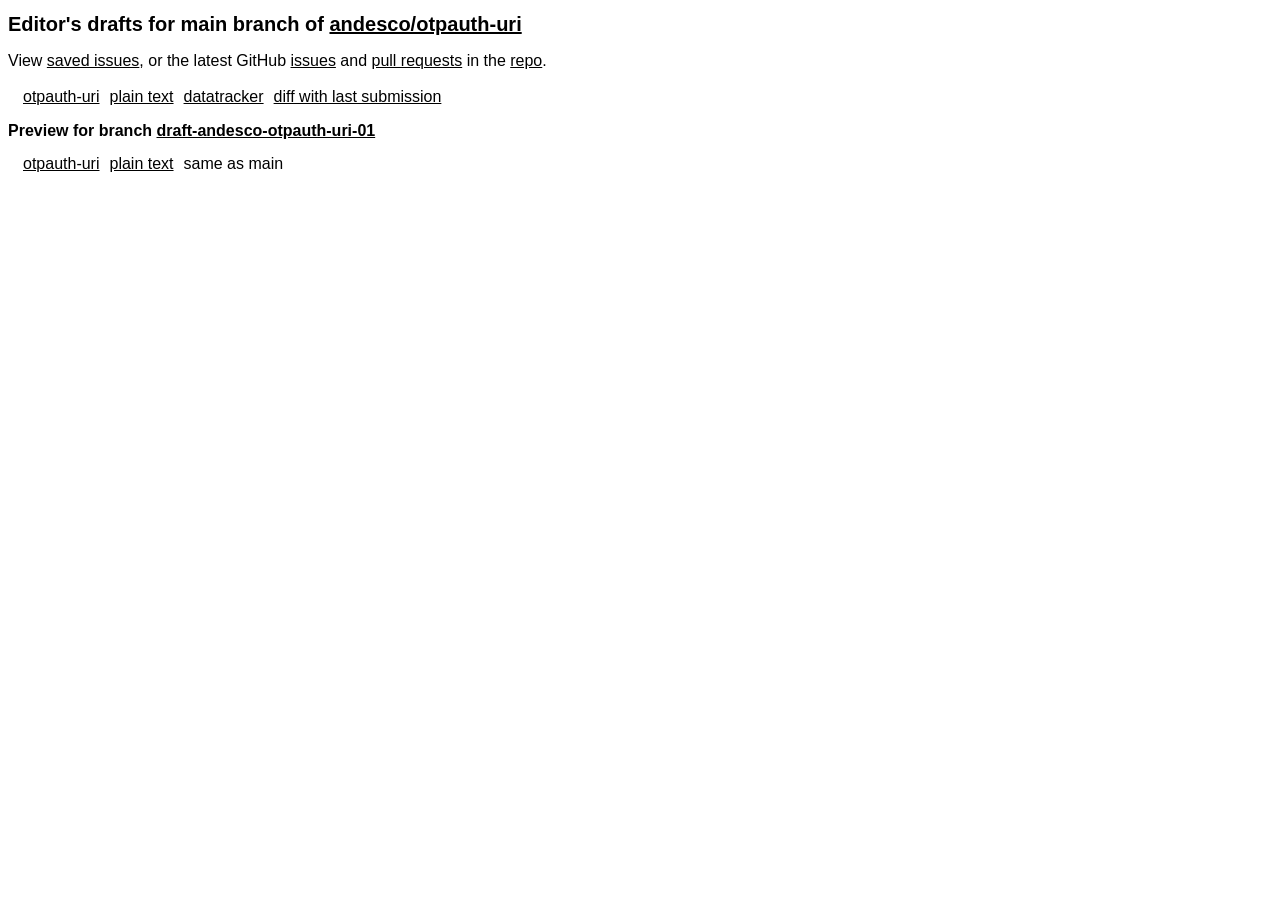
<file: index.html>
<!DOCTYPE html>
<html>
  <head>
    <title>andesco/otpauth-uri main preview</title>
    <meta name="viewport" content="initial-scale=1.0">
    <style type="text/css">/*<![CDATA[*/
      body { font-family: "Helvetica Neue","Open Sans", Helvetica, Calibri,sans-serif; }
      h1, h2, td { font-family: "Helvetica Neue", "Roboto Condensed", "Open Sans", Helvetica, Calibri, sans-serif; }
      h1 { font-size: 20px; } h2 { font-size: 16px; }
      table { margin: 5px 10px; border-collapse: collapse; }
      th, td { font-weight: normal; text-align: left; padding: 2px 5px; }
      a:link { color: #000; } a:visited { color: #00a; }
    /*]]>*/</style>
  </head>
  <body>
    <h1>Editor's drafts for main branch of <a href="https://github.com/andesco/otpauth-uri">andesco/otpauth-uri</a></h1>
    <p>View <a href="issues.html">saved issues</a>, or the latest GitHub <a href="https://github.com/andesco/otpauth-uri/issues">issues</a> and <a href="https://github.com/andesco/otpauth-uri/pulls">pull requests</a> in the <a href="https://github.com/andesco/otpauth-uri">repo</a>.</p>
    <table id="branch-main">
      <tr>
        <td><a href="./draft-andesco-otpauth-uri.html" class="html draft-andesco-otpauth-uri" title="The otpauth URI Scheme: One-Time Password (OTP) Credential Provisioning (HTML)">otpauth-uri</a></td>
        <td><a href="./draft-andesco-otpauth-uri.txt" class="txt draft-andesco-otpauth-uri" title="The otpauth URI Scheme: One-Time Password (OTP) Credential Provisioning (Text)">plain text</a></td>
        <td><a href="https://datatracker.ietf.org/doc/draft-andesco-otpauth-uri" class="dt draft-andesco-otpauth-uri" title="Datatracker for draft-andesco-otpauth-uri">datatracker</a></td>
        <td><a href="https://author-tools.ietf.org/api/iddiff?doc_1=draft-andesco-otpauth-uri&amp;url_2=https://andesco.github.io/otpauth-uri/draft-andesco-otpauth-uri.txt" class="diff draft-andesco-otpauth-uri">diff with last submission</a></td>
        <td></td>
      </tr>
    </table>
    <h2>Preview for branch <a href="draft-andesco-otpauth-uri-01">draft-andesco-otpauth-uri-01</a></h2>
    <table id="branch-draft-andesco-otpauth-uri-01">
      <tr>
        <td><a href="draft-andesco-otpauth-uri-01/draft-andesco-otpauth-uri.html" class="html draft-andesco-otpauth-uri" title="The otpauth URI Scheme: One-Time Password (OTP) Credential Provisioning (HTML)">otpauth-uri</a></td>
        <td><a href="draft-andesco-otpauth-uri-01/draft-andesco-otpauth-uri.txt" class="txt draft-andesco-otpauth-uri" title="The otpauth URI Scheme: One-Time Password (OTP) Credential Provisioning (Text)">plain text</a></td>
        <td>same as main</td>
      </tr>
    </table>
    <script>
window.onload = function() {
  var referrer_branch = 'main';
  // e.g., "https://github.com/user/repo/tree/main"
  var chunks = document.referrer.split("/");
  if (chunks[2] === 'github.com' && chunks[5] === 'tree') {
    referrer_branch = chunks[6];
  }
  let branch = document.querySelector('#branch-' + referrer_branch);
  let h = document.location.hash.substring(1);
  if (h === 'show') {
    document.location.hash = '#' + branch.id;
  } else if (branch && h.startsWith('go')) {
    let e = branch.querySelector(h.substring(2));
    if (e && e.href) {
      document.location = e.href;
    }
  }
};
    </script>
  </body>
</html>
</file>
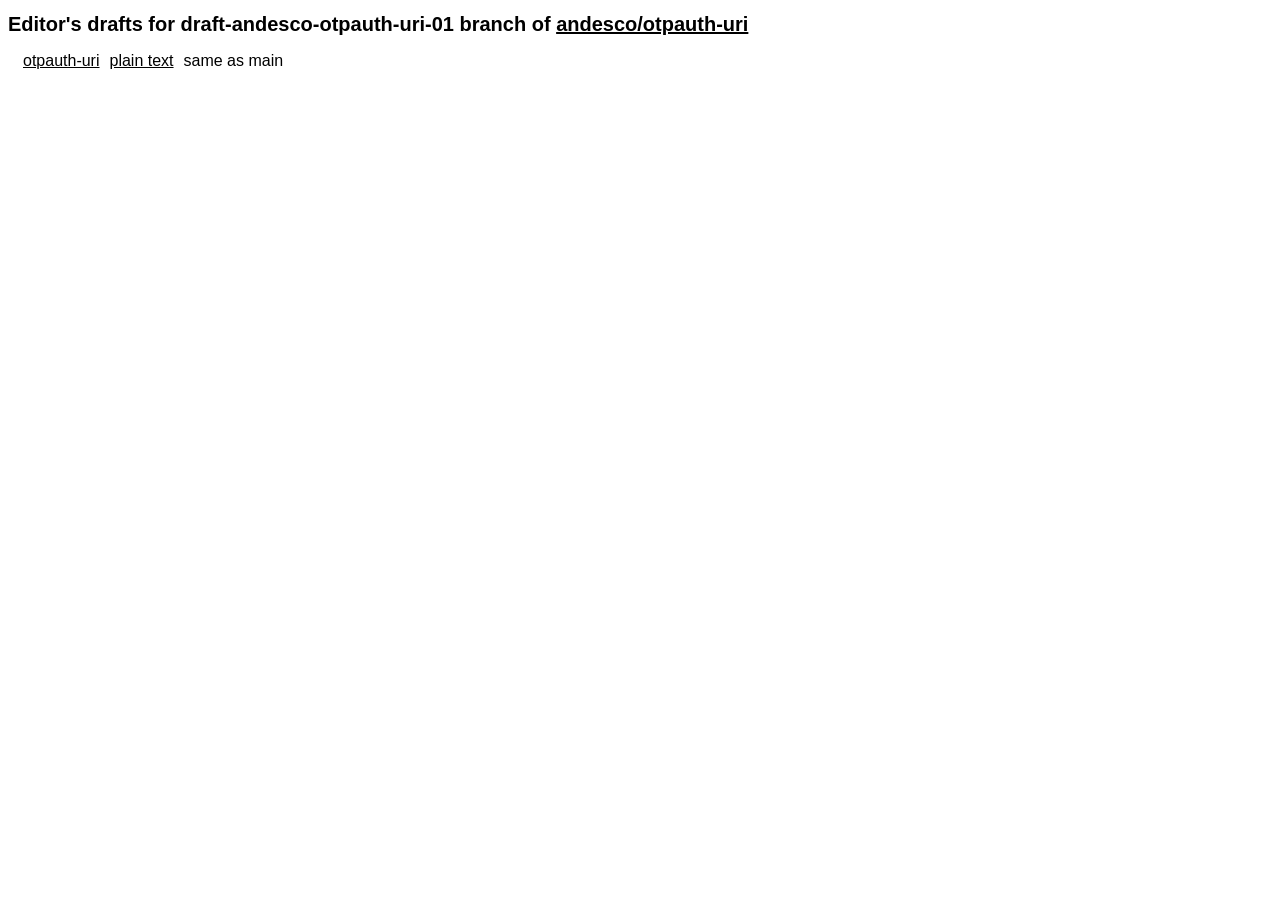
<file: draft-andesco-otpauth-uri-01/index.html>
<!DOCTYPE html>
<html>
  <head>
    <title>andesco/otpauth-uri draft-andesco-otpauth-uri-01 preview</title>
    <meta name="viewport" content="initial-scale=1.0">
    <style type="text/css">/*<![CDATA[*/
      body { font-family: "Helvetica Neue","Open Sans", Helvetica, Calibri,sans-serif; }
      h1, h2, td { font-family: "Helvetica Neue", "Roboto Condensed", "Open Sans", Helvetica, Calibri, sans-serif; }
      h1 { font-size: 20px; } h2 { font-size: 16px; }
      table { margin: 5px 10px; border-collapse: collapse; }
      th, td { font-weight: normal; text-align: left; padding: 2px 5px; }
      a:link { color: #000; } a:visited { color: #00a; }
    /*]]>*/</style>
  </head>
  <body>
    <h1>Editor's drafts for draft-andesco-otpauth-uri-01 branch of <a href="https://github.com/andesco/otpauth-uri/tree/draft-andesco-otpauth-uri-01">andesco/otpauth-uri</a></h1>
    <table id="branch-draft-andesco-otpauth-uri-01">
      <tr>
        <td><a href="./draft-andesco-otpauth-uri.html" class="html draft-andesco-otpauth-uri" title="The otpauth URI Scheme: One-Time Password (OTP) Credential Provisioning (HTML)">otpauth-uri</a></td>
        <td><a href="./draft-andesco-otpauth-uri.txt" class="txt draft-andesco-otpauth-uri" title="The otpauth URI Scheme: One-Time Password (OTP) Credential Provisioning (Text)">plain text</a></td>
        <td>same as main</td>
      </tr>
    </table>
    <script>
window.onload = function() {
  var referrer_branch = 'main';
  // e.g., "https://github.com/user/repo/tree/main"
  var chunks = document.referrer.split("/");
  if (chunks[2] === 'github.com' && chunks[5] === 'tree') {
    referrer_branch = chunks[6];
  }
  let branch = document.querySelector('#branch-' + referrer_branch);
  let h = document.location.hash.substring(1);
  if (h === 'show') {
    document.location.hash = '#' + branch.id;
  } else if (branch && h.startsWith('go')) {
    let e = branch.querySelector(h.substring(2));
    if (e && e.href) {
      document.location = e.href;
    }
  }
};
    </script>
  </body>
</html>
</file>
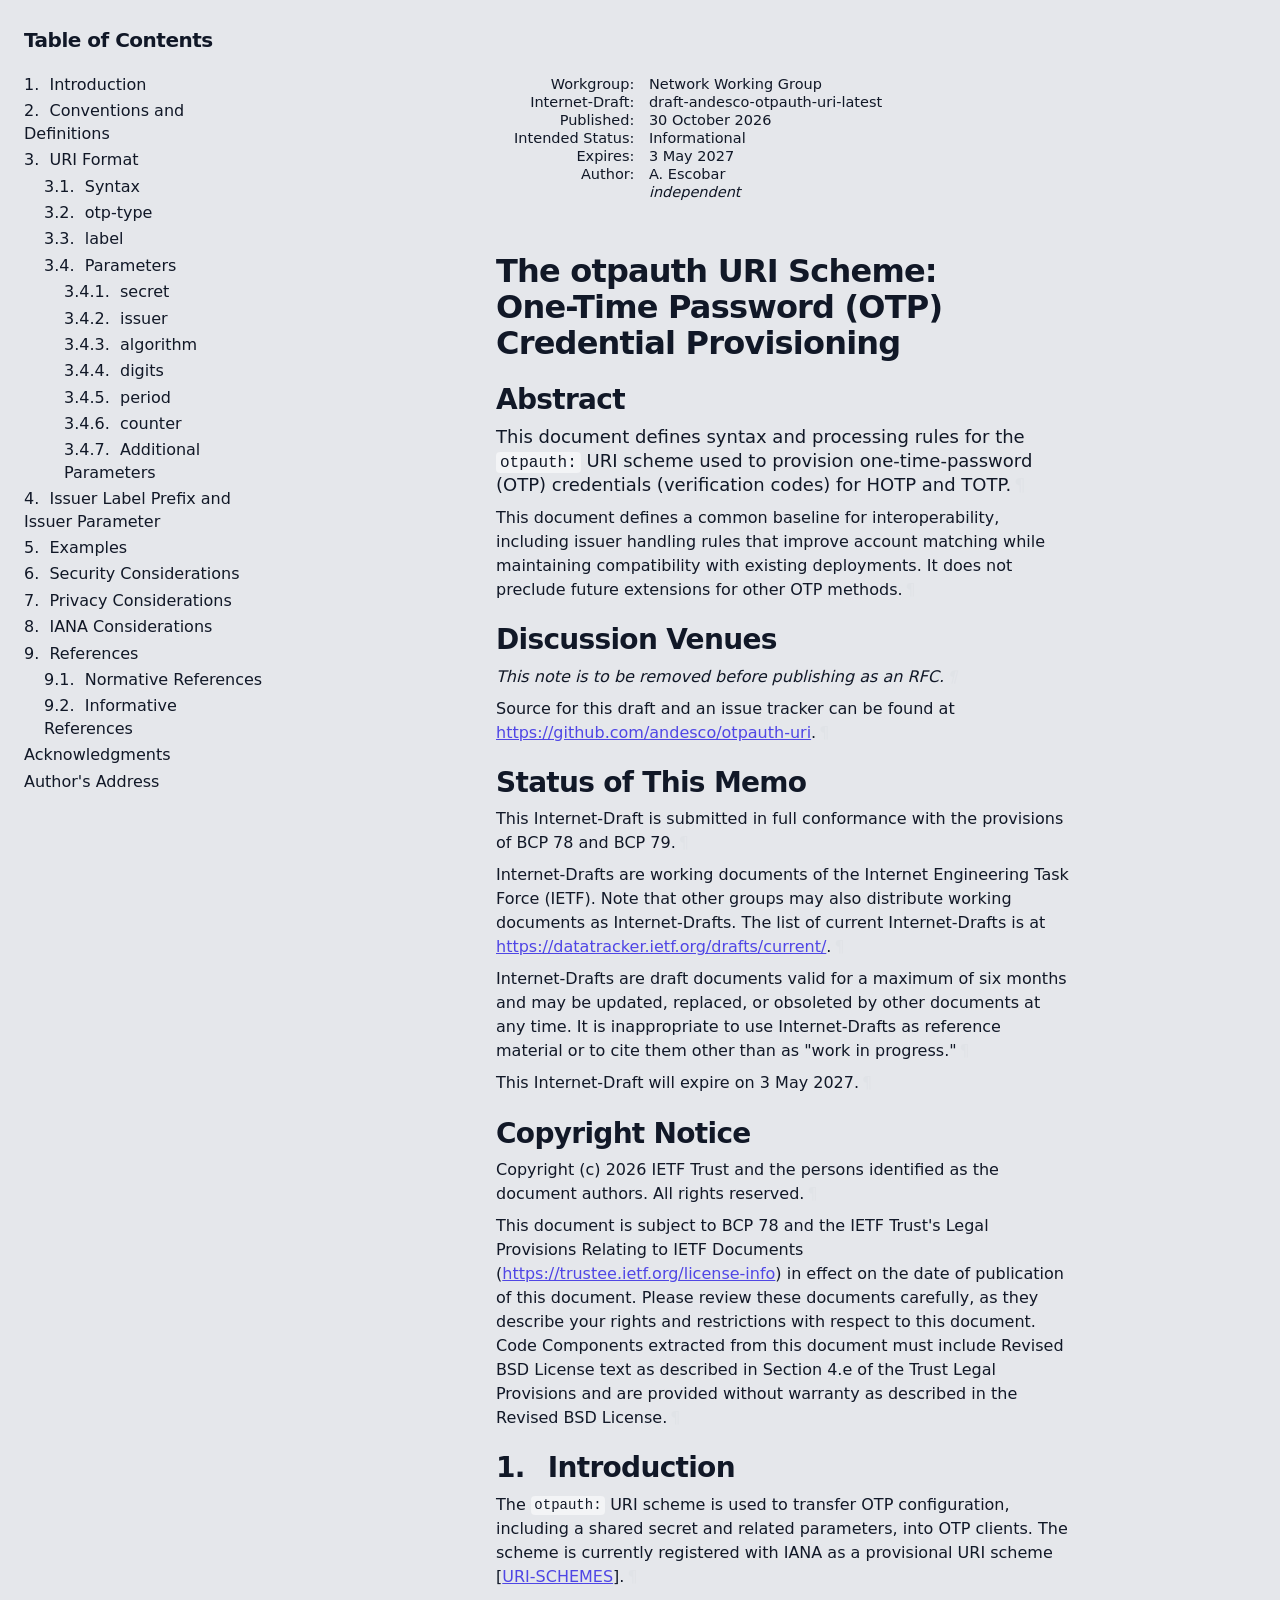
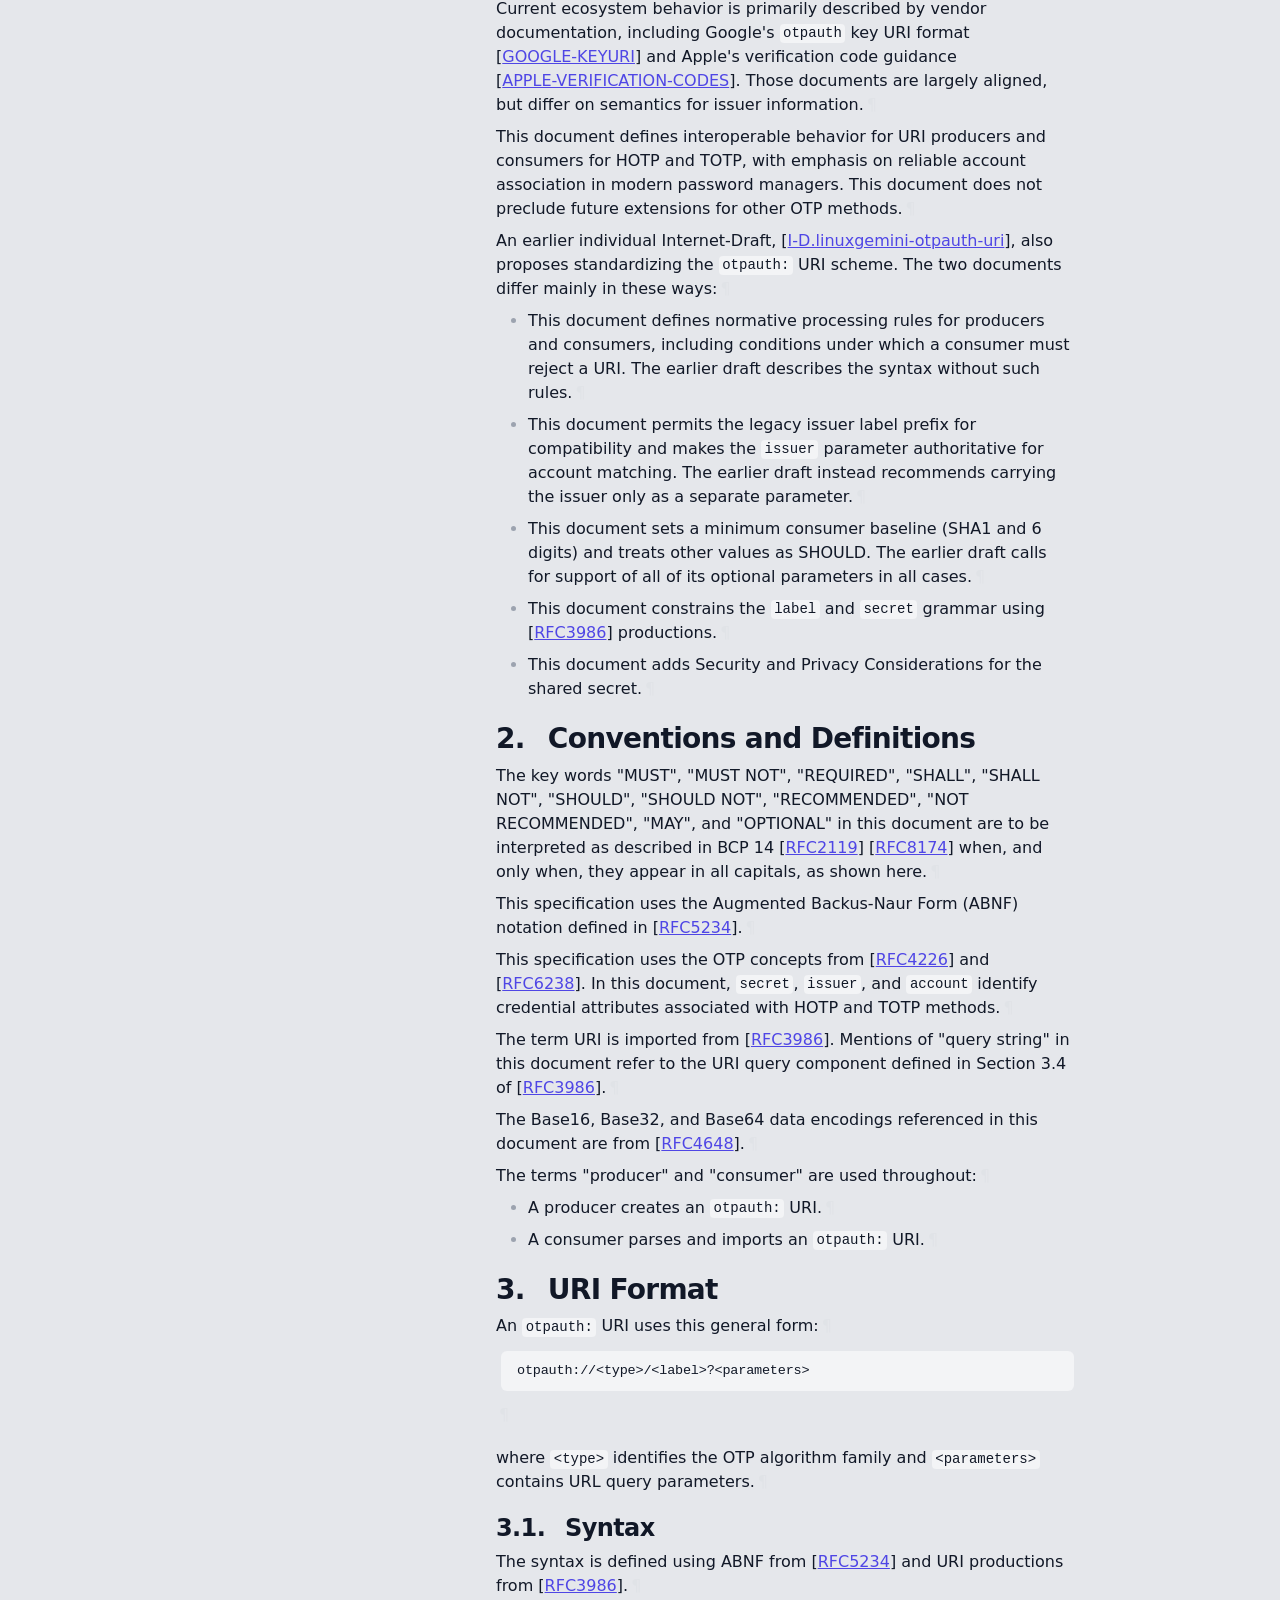
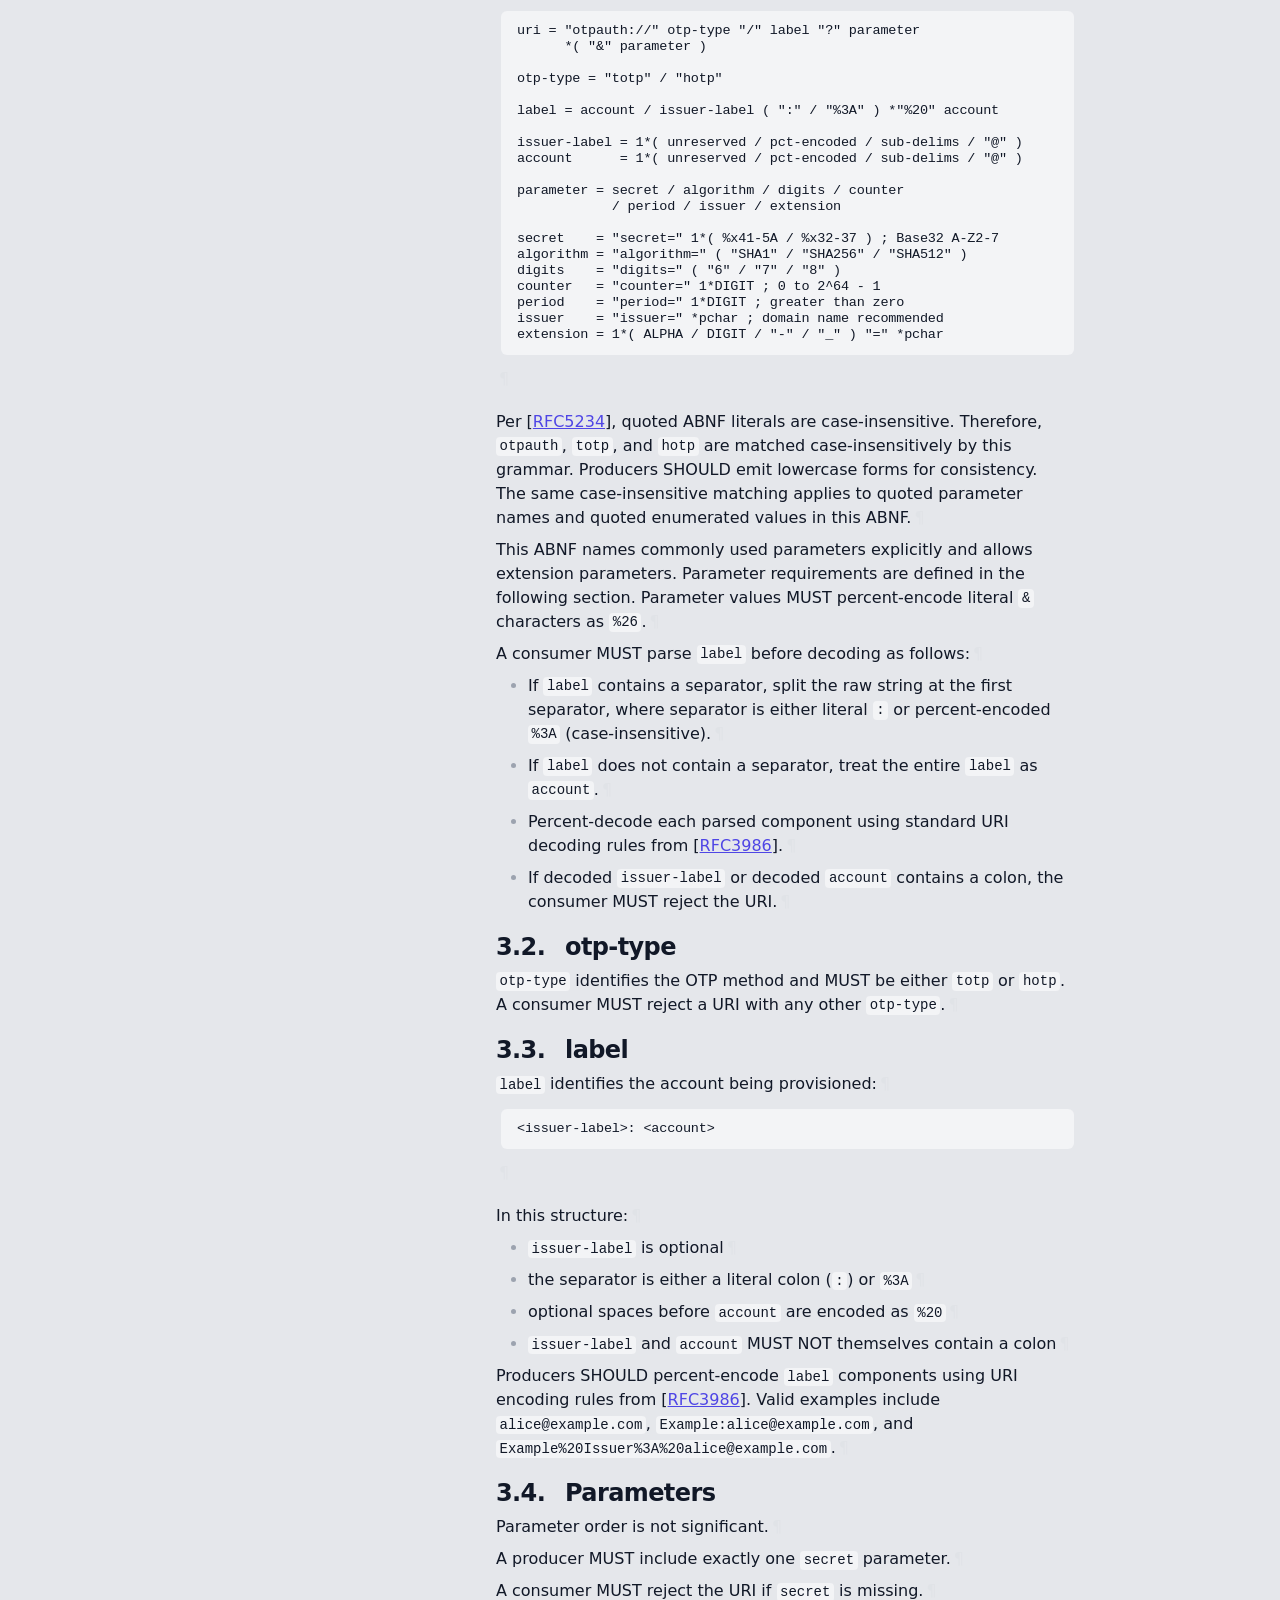
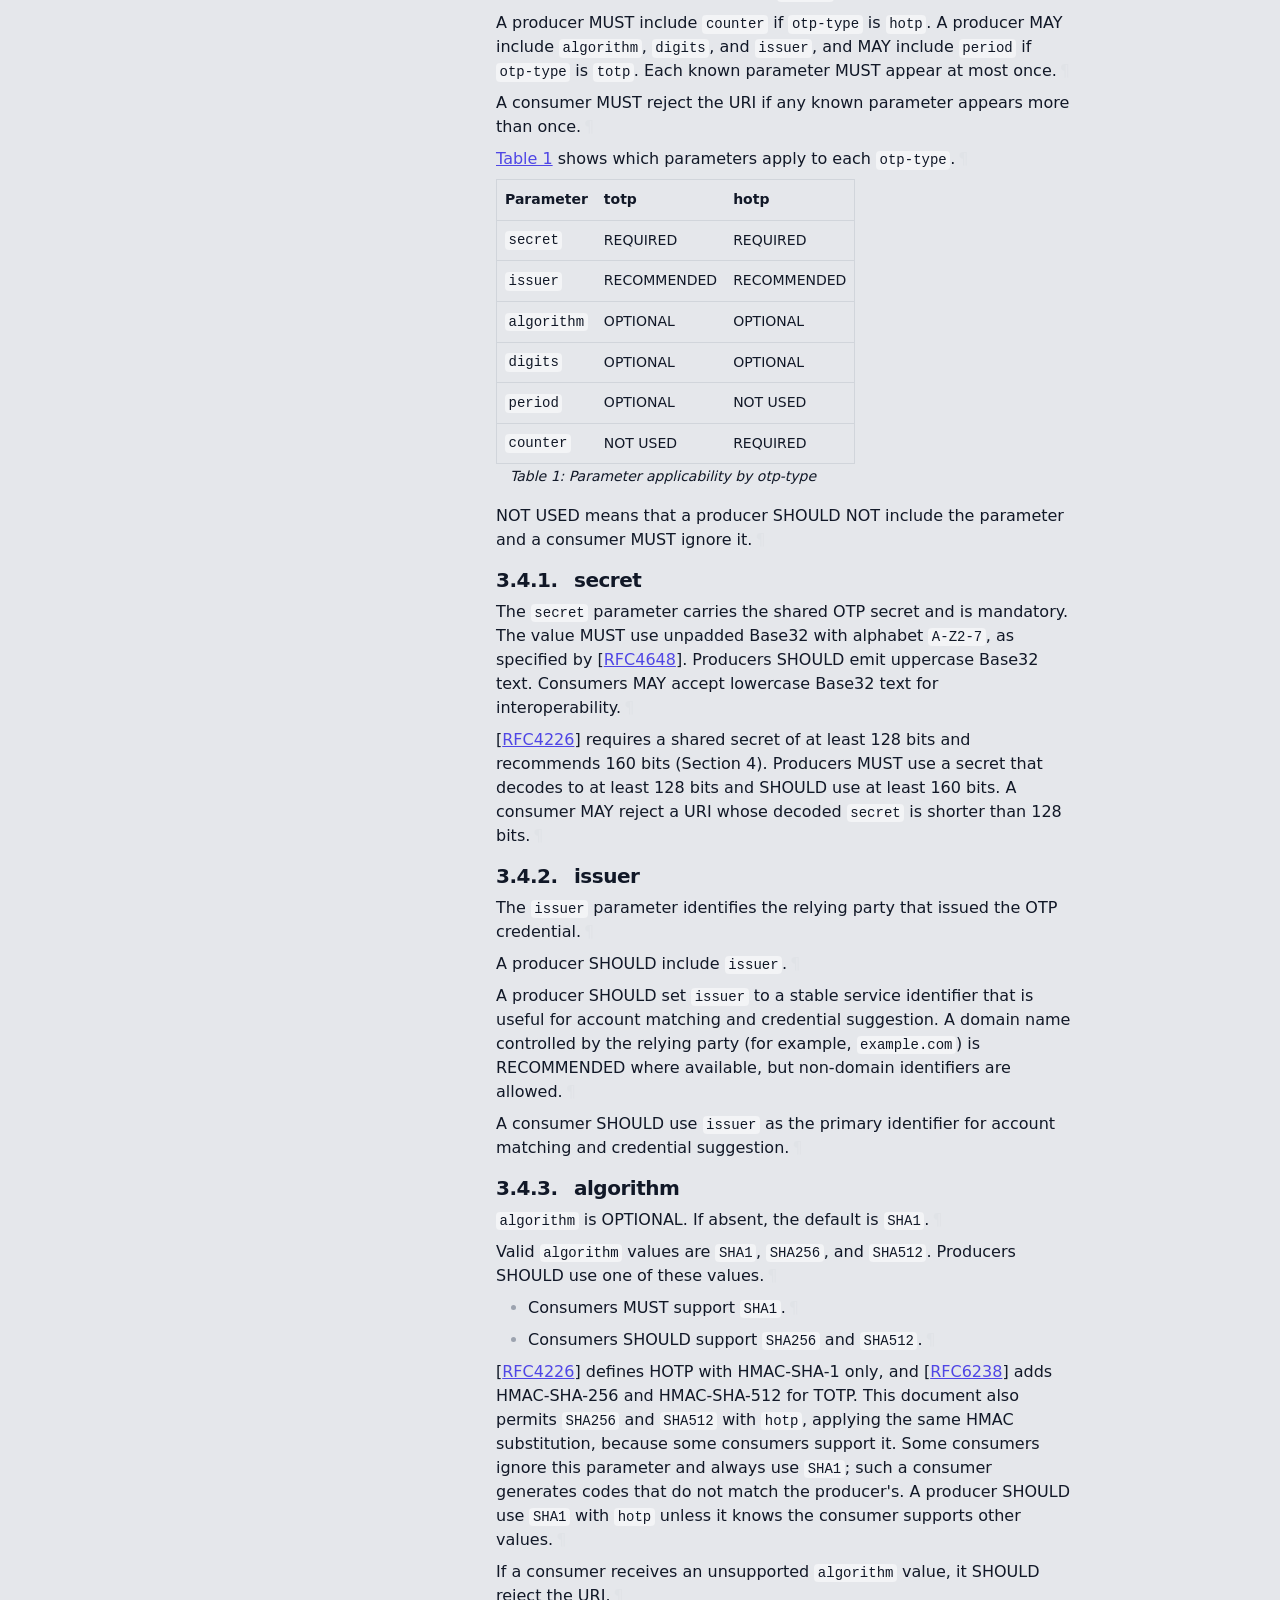
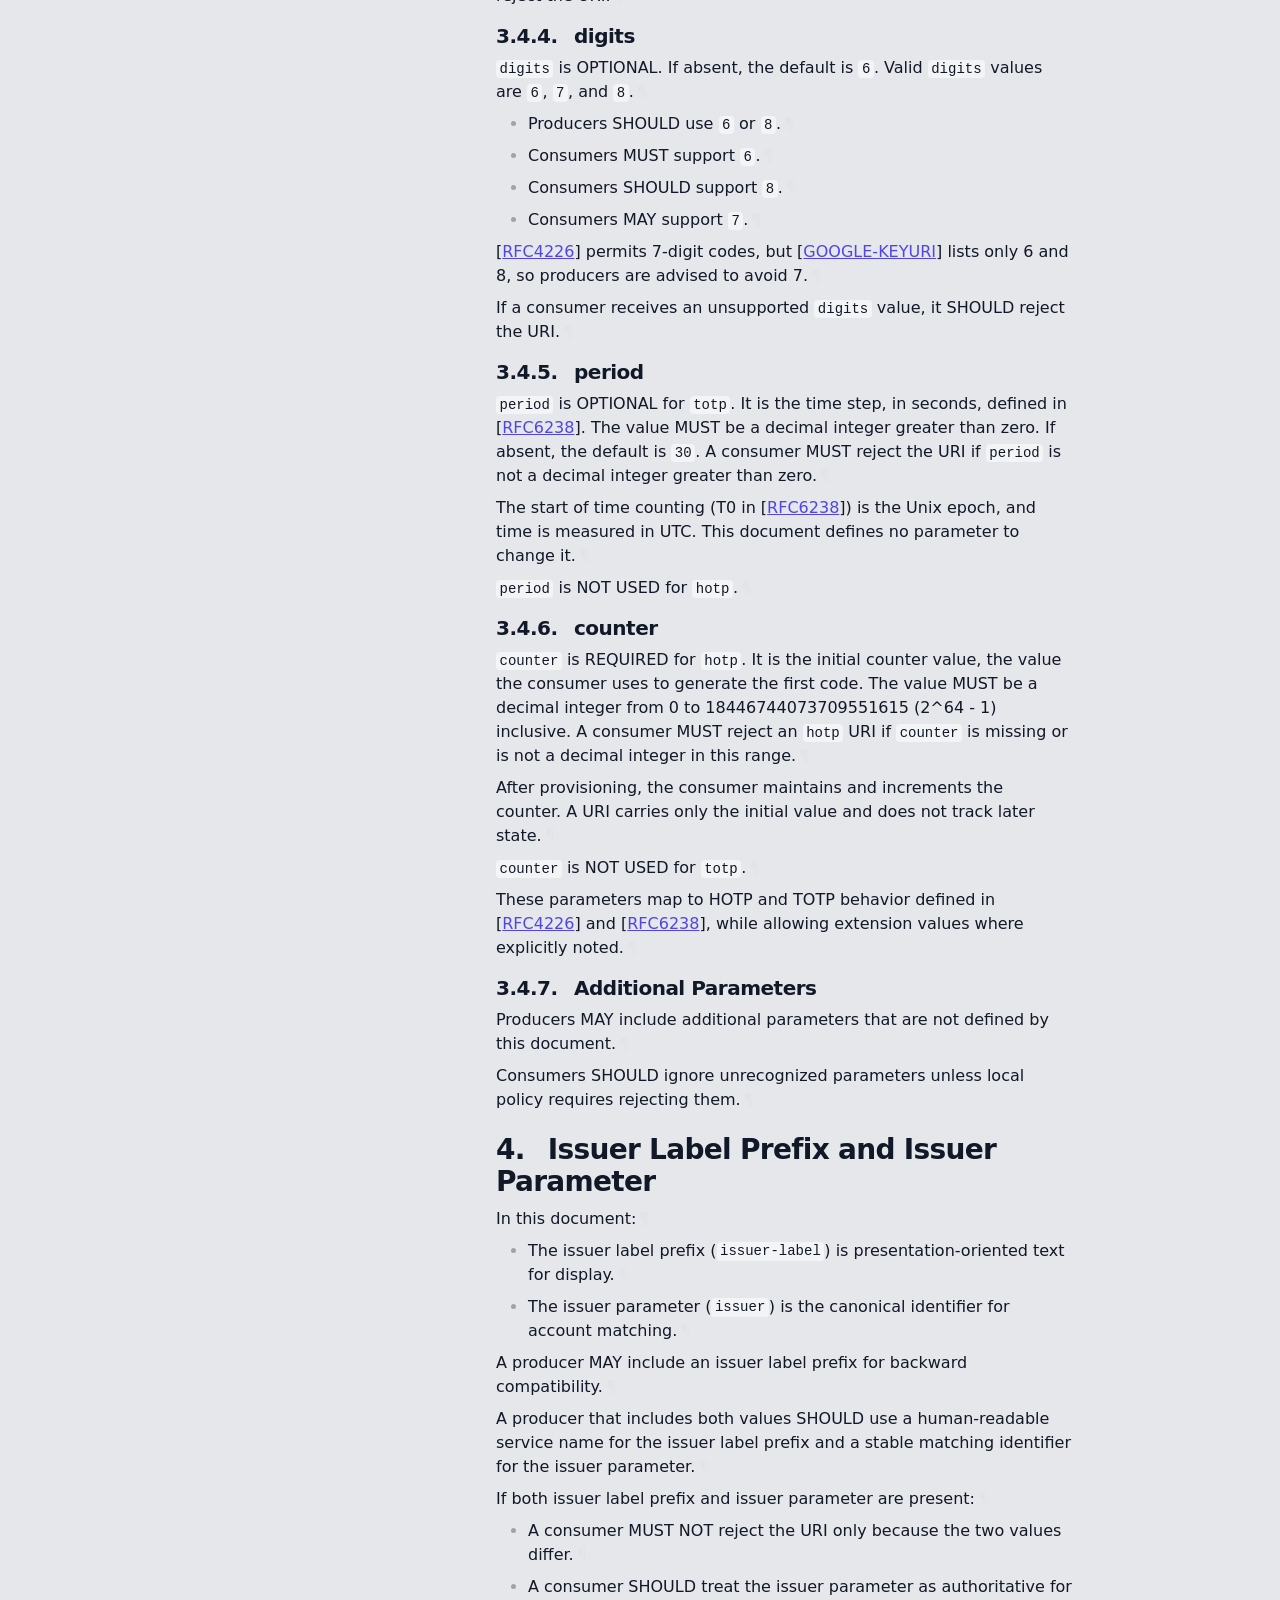
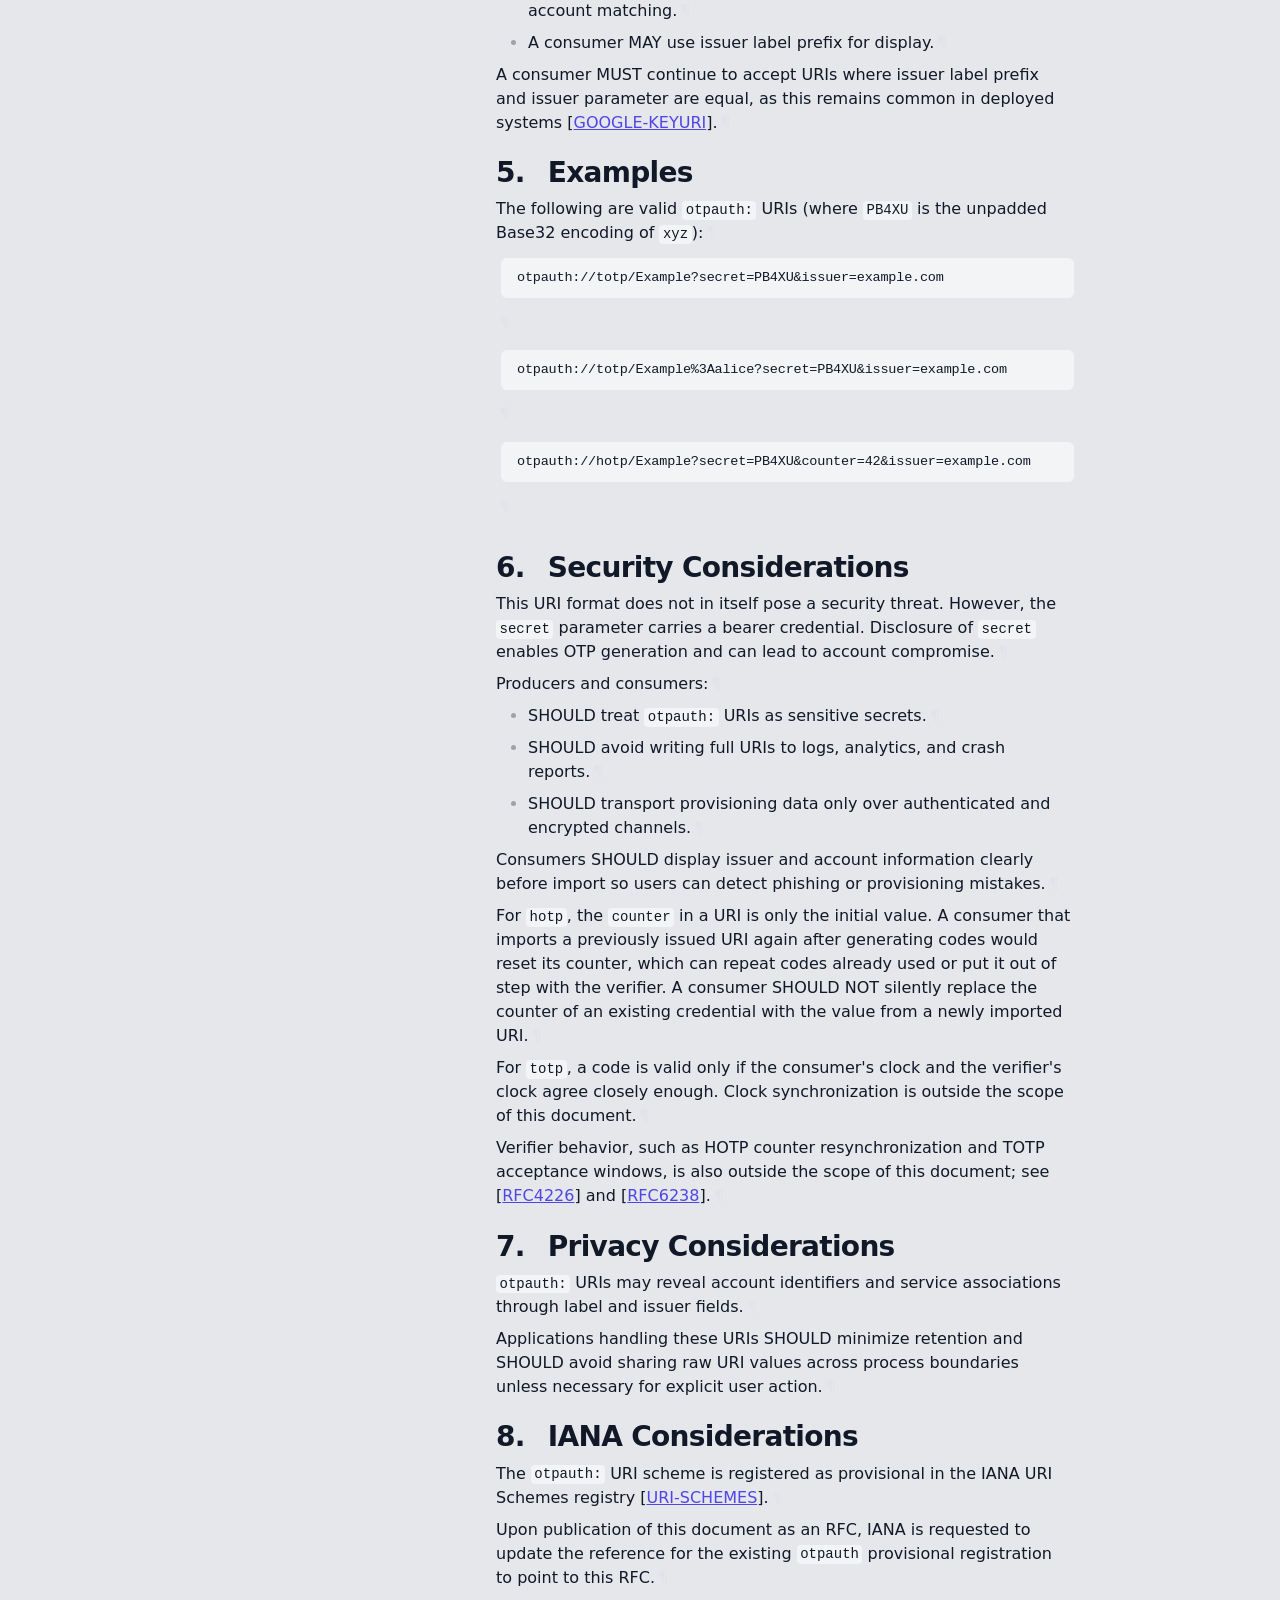
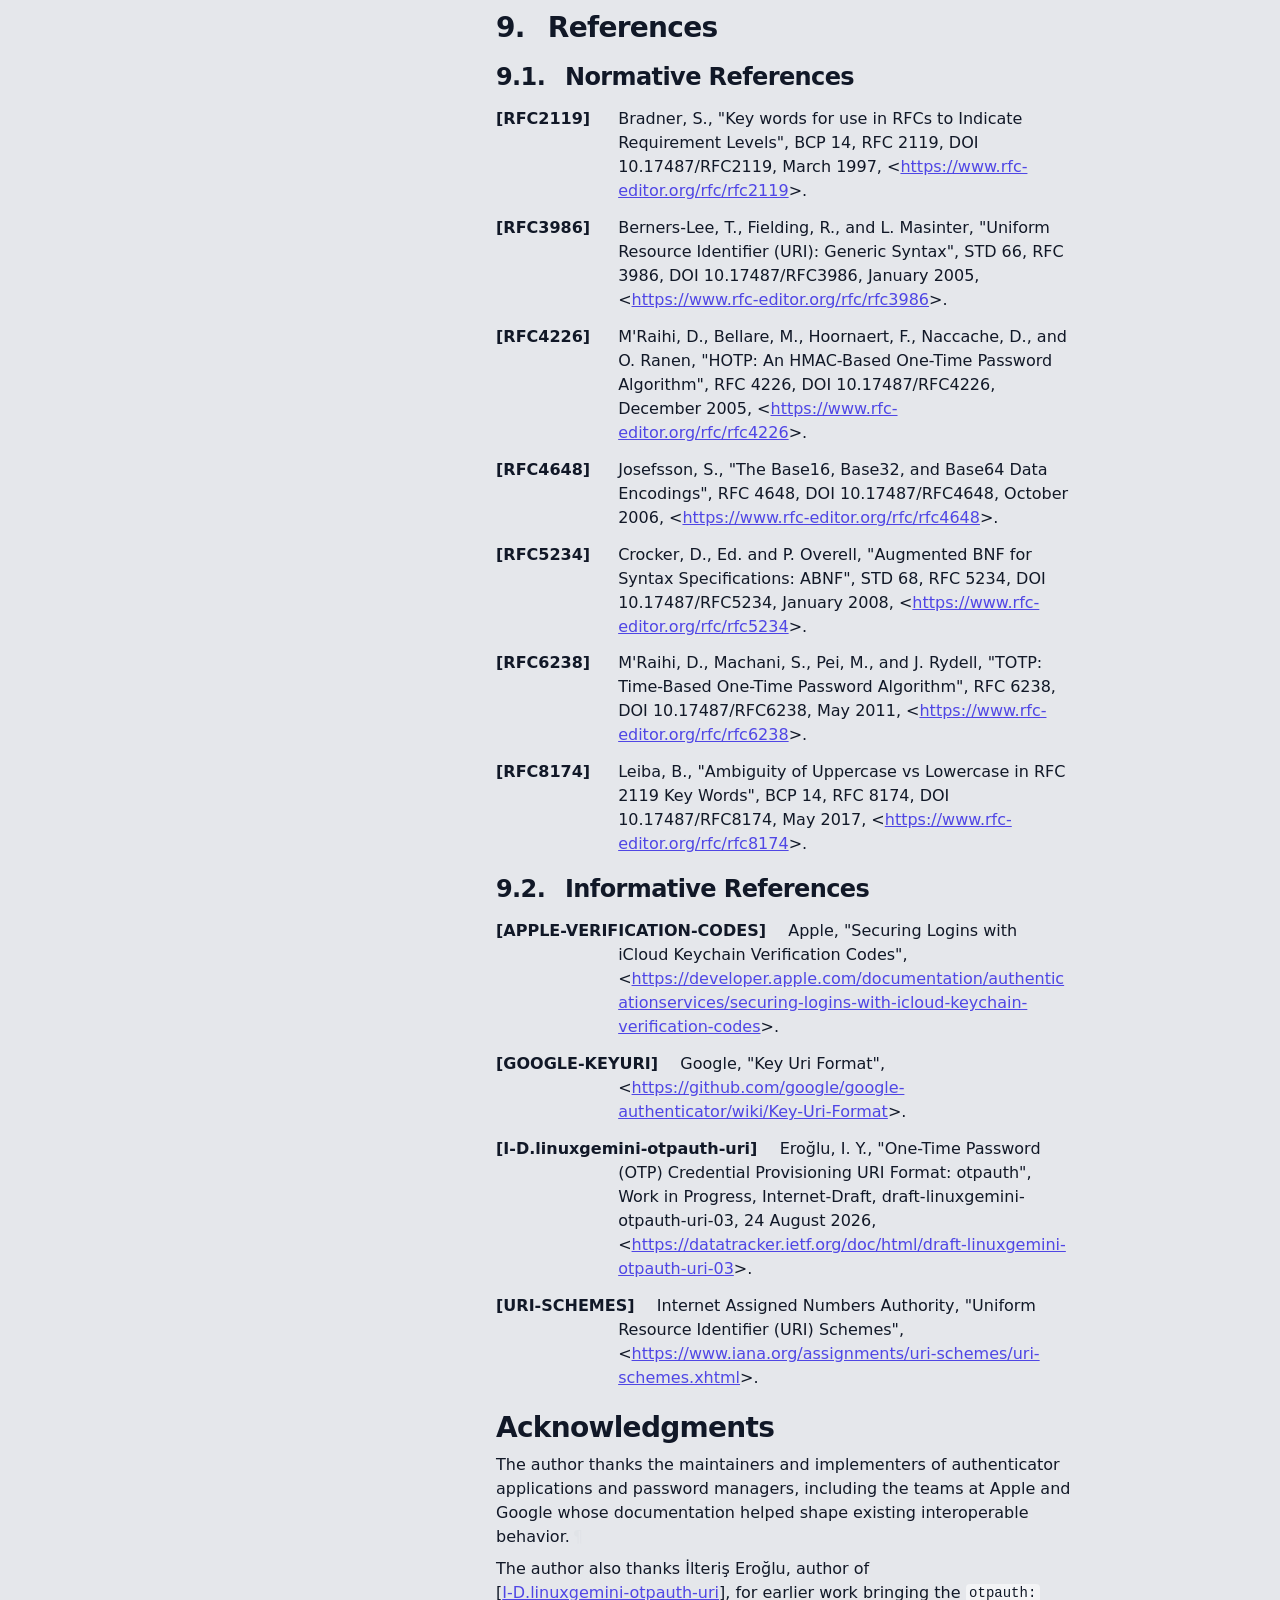
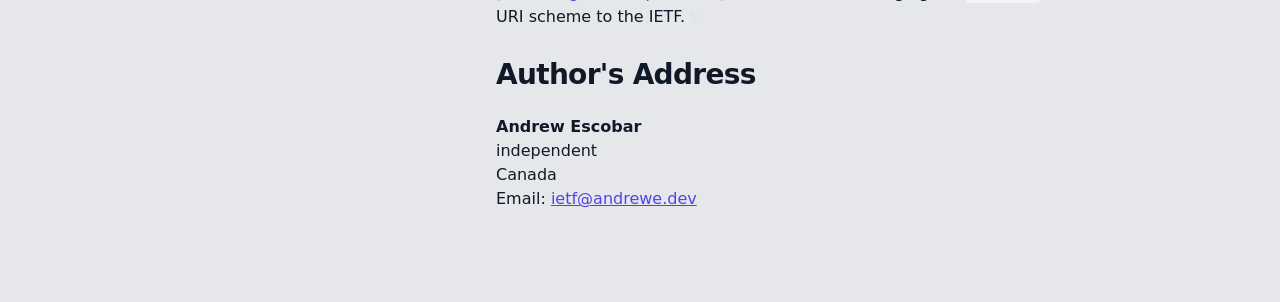
<file: draft-andesco-otpauth-uri.html>
<!DOCTYPE html>
<html lang="en" class="Internet-Draft">
<head>
<meta name="theme-color" content="#e5e7eb" media="(prefers-color-scheme: light)">
<meta name="theme-color" content="#111827" media="(prefers-color-scheme: dark)">
<script>(function () {
  const root = document.documentElement;
  let preferredTheme = null;

  try {
    preferredTheme = localStorage.getItem("theme");
  } catch (error) {
    preferredTheme = null;
  }

  const isDark = preferredTheme
    ? preferredTheme === "dark"
    : window.matchMedia && window.matchMedia("(prefers-color-scheme: dark)").matches;

  root.classList.toggle("dark", isDark);
  root.setAttribute("data-theme", isDark ? "dark" : "light");
})();
</script>

<meta charset="utf-8">
<meta content="Common,Latin" name="scripts">
<meta content="width=device-width, initial-scale=1.0, viewport-fit=cover" name="viewport">
<title>The otpauth URI Scheme: One-Time Password (OTP) Credential Provisioning</title>
<meta content="Andrew Escobar" name="author">
<meta content="
       This document defines syntax and processing rules for the  otpauth:  URI
scheme used to provision one-time-password (OTP) credentials (verification
codes) for HOTP and TOTP. 
       This document defines a common baseline for interoperability, including issuer
handling rules that improve account matching while maintaining compatibility
with existing deployments. It does not preclude future extensions for other OTP
methods. 
    " name="description">
<meta content="xml2rfc 3.34.1" name="generator">
<meta content="otpauth" name="keyword">
<meta content="hotp" name="keyword">
<meta content="totp" name="keyword">
<meta content="draft-andesco-otpauth-uri-latest" name="ietf.draft">
<!-- Generator version information:
  xml2rfc 3.34.1
    Python 3.14.8
    ConfigArgParse 1.8.0
    google-i18n-address 3.1.1
    intervaltree 3.2.1
    Jinja2 3.1.6
    lxml 6.1.1
    natsort 8.4.0
    platformdirs 4.13.4
    pycountry 24.6.1
    PyYAML 6.0.3
    requests 2.33.1
    wcwidth 0.9.2
-->
<link href="draft-andesco-otpauth-uri.xml" rel="alternate" type="application/rfc+xml">
<link href="#copyright" rel="license">
<style type="text/css">@font-face {
  font-family: 'Lora';
  font-style: italic;
  font-weight: 400;
  font-display: swap;
  src: local('Lora Italic'), local('Lora-Italic'), url('https://martinthomson.github.io/rfc-css/fonts/lora-italic-cyrillic-ext.woff2') format('woff2');
  unicode-range: U+0460-052F, U+1C80-1C88, U+20B4, U+2DE0-2DFF, U+A640-A69F, U+FE2E-FE2F;
}
@font-face {
  font-family: 'Lora';
  font-style: italic;
  font-weight: 400;
  font-display: swap;
  src: local('Lora Italic'), local('Lora-Italic'), url('https://martinthomson.github.io/rfc-css/fonts/lora-italic-cyrillic-ext.woff2') format('woff2');
  unicode-range: U+0400-045F, U+0490-0491, U+04B0-04B1, U+2116;
}
@font-face {
  font-family: 'Lora';
  font-style: italic;
  font-weight: 400;
  font-display: swap;
  src: local('Lora Italic'), local('Lora-Italic'), url('https://martinthomson.github.io/rfc-css/fonts/lora-italic-vietnamese.woff2') format('woff2');
  unicode-range: U+0102-0103, U+0110-0111, U+1EA0-1EF9, U+20AB;
}
@font-face {
  font-family: 'Lora';
  font-style: italic;
  font-weight: 400;
  font-display: swap;
  src: local('Lora Italic'), local('Lora-Italic'), url('https://martinthomson.github.io/rfc-css/fonts/lora-italic-latin-ext.woff2') format('woff2');
  unicode-range: U+0100-024F, U+0259, U+1E00-1EFF, U+2020, U+20A0-20AB, U+20AD-20CF, U+2113, U+2C60-2C7F, U+A720-A7FF;
}
@font-face {
  font-family: 'Lora';
  font-style: italic;
  font-weight: 400;
  font-display: swap;
  src: local('Lora Italic'), local('Lora-Italic'), url('https://martinthomson.github.io/rfc-css/fonts/lora-italic-latin.woff2') format('woff2');
  unicode-range: U+0000-00FF, U+0131, U+0152-0153, U+02BB-02BC, U+02C6, U+02DA, U+02DC, U+2000-206F, U+2074, U+20AC, U+2122, U+2191, U+2193, U+2212, U+2215, U+FEFF, U+FFFD;
}
@font-face {
  font-family: 'Lora';
  font-style: normal;
  font-weight: 400;
  font-display: swap;
  src: local('Lora Regular'), local('Lora-Regular'), url('https://martinthomson.github.io/rfc-css/fonts/lora-regular-cyrillic-ext.woff2') format('woff2');
  unicode-range: U+0460-052F, U+1C80-1C88, U+20B4, U+2DE0-2DFF, U+A640-A69F, U+FE2E-FE2F;
}
@font-face {
  font-family: 'Lora';
  font-style: normal;
  font-weight: 400;
  font-display: swap;
  src: local('Lora Regular'), local('Lora-Regular'), url('https://martinthomson.github.io/rfc-css/fonts/lora-regular-cyrillic.woff2') format('woff2');
  unicode-range: U+0400-045F, U+0490-0491, U+04B0-04B1, U+2116;
}
@font-face {
  font-family: 'Lora';
  font-style: normal;
  font-weight: 400;
  font-display: swap;
  src: local('Lora Regular'), local('Lora-Regular'), url('https://martinthomson.github.io/rfc-css/fonts/lora-regular-vietnamese.woff2') format('woff2');
  unicode-range: U+0102-0103, U+0110-0111, U+1EA0-1EF9, U+20AB;
}
@font-face {
  font-family: 'Lora';
  font-style: normal;
  font-weight: 400;
  font-display: swap;
  src: local('Lora Regular'), local('Lora-Regular'), url('https://martinthomson.github.io/rfc-css/fonts/lora-regular-latin-ext.woff2') format('woff2');
  unicode-range: U+0100-024F, U+0259, U+1E00-1EFF, U+2020, U+20A0-20AB, U+20AD-20CF, U+2113, U+2C60-2C7F, U+A720-A7FF;
}
@font-face {
  font-family: 'Lora';
  font-style: normal;
  font-weight: 400;
  font-display: swap;
  src: local('Lora Regular'), local('Lora-Regular'), url('https://martinthomson.github.io/rfc-css/fonts/lora-regular-latin.woff2') format('woff2');
  unicode-range: U+0000-00FF, U+0131, U+0152-0153, U+02BB-02BC, U+02C6, U+02DA, U+02DC, U+2000-206F, U+2074, U+20AC, U+2122, U+2191, U+2193, U+2212, U+2215, U+FEFF, U+FFFD;
}
@font-face {
  font-family: 'Lora';
  font-style: normal;
  font-weight: 700;
  font-display: swap;
  src: local('Lora Bold'), local('Lora-Bold'), url('https://martinthomson.github.io/rfc-css/fonts/lora-bold-cyrillic-ext.woff2') format('woff2');
  unicode-range: U+0460-052F, U+1C80-1C88, U+20B4, U+2DE0-2DFF, U+A640-A69F, U+FE2E-FE2F;
}
@font-face {
  font-family: 'Lora';
  font-style: normal;
  font-weight: 700;
  font-display: swap;
  src: local('Lora Bold'), local('Lora-Bold'), url('https://martinthomson.github.io/rfc-css/fonts/lora-bold-cyrillic.woff2') format('woff2');
  unicode-range: U+0400-045F, U+0490-0491, U+04B0-04B1, U+2116;
}
@font-face {
  font-family: 'Lora';
  font-style: normal;
  font-weight: 700;
  font-display: swap;
  src: local('Lora Bold'), local('Lora-Bold'), url('https://martinthomson.github.io/rfc-css/fonts/lora-bold-vietnamese.woff2') format('woff2');
  unicode-range: U+0102-0103, U+0110-0111, U+1EA0-1EF9, U+20AB;
}
@font-face {
  font-family: 'Lora';
  font-style: normal;
  font-weight: 700;
  font-display: swap;
  src: local('Lora Bold'), local('Lora-Bold'), url('https://martinthomson.github.io/rfc-css/fonts/lora-bold-latin-ext.woff2') format('woff2');
  unicode-range: U+0100-024F, U+0259, U+1E00-1EFF, U+2020, U+20A0-20AB, U+20AD-20CF, U+2113, U+2C60-2C7F, U+A720-A7FF;
}
@font-face {
  font-family: 'Lora';
  font-style: normal;
  font-weight: 700;
  font-display: swap;
  src: local('Lora Bold'), local('Lora-Bold'), url('https://martinthomson.github.io/rfc-css/fonts/lora-bold-latin.woff2') format('woff2');
  unicode-range: U+0000-00FF, U+0131, U+0152-0153, U+02BB-02BC, U+02C6, U+02DA, U+02DC, U+2000-206F, U+2074, U+20AC, U+2122, U+2191, U+2193, U+2212, U+2215, U+FEFF, U+FFFD;
}
@font-face {
  font-family: 'Lora';
  font-style: normal;
  font-weight: 600;
  font-display: swap;
  src: local('Lora SemiBold'), local('Lora-SemiBold'), url('https://martinthomson.github.io/rfc-css/fonts/lora-semibold-latin.woff2') format('woff2');
  unicode-range: U+0000-00FF, U+0131, U+0152-0153, U+02BB-02BC, U+02C6, U+02DA, U+02DC, U+2000-206F, U+2074, U+20AC, U+2122, U+2191, U+2193, U+2212, U+2215, U+FEFF, U+FFFD;
}

@font-face {
  font-family: 'Oxygen Mono';
  font-style: normal;
  font-weight: 400;
  font-display: swap;
  src: local('Oxygen Mono'), local('OxygenMono-Regular'), url('https://martinthomson.github.io/rfc-css/fonts/oxygenmono-regular-latin-ext.woff2') format('woff2');
  unicode-range: U+0100-02BA, U+02BD-02C5, U+02C7-02CC, U+02CE-02D7, U+02DD-02FF, U+0304, U+0308, U+0329, U+1D00-1DBF, U+1E00-1E9F, U+1EF2-1EFF, U+2020, U+20A0-20AB, U+20AD-20C0, U+2113, U+2C60-2C7F, U+A720-A7FF;
}
@font-face {
  font-family: 'Oxygen Mono';
  font-style: normal;
  font-weight: 400;
  font-display: swap;
  src: local('Oxygen Mono'), local('OxygenMono-Regular'), url('https://martinthomson.github.io/rfc-css/fonts/oxygenmono-regular-latin.woff2') format('woff2');
  unicode-range: U+0000-00FF, U+0131, U+0152-0153, U+02BB-02BC, U+02C6, U+02DA, U+02DC, U+0304, U+0308, U+0329, U+2000-206F, U+20AC, U+2122, U+2191, U+2193, U+2212, U+2215, U+FEFF, U+FFFD;
}

@font-face {
  font-family: 'Sofia Sans Semi Condensed';
  font-style: italic;
  font-weight: 1 1000;
  src: url('https://martinthomson.github.io/rfc-css/fonts/sofiasanssemicondensed-italic-cyrillic-ext.woff2') format('woff2');
  unicode-range: U+0460-052F, U+1C80-1C8A, U+20B4, U+2DE0-2DFF, U+A640-A69F, U+FE2E-FE2F;
}
@font-face {
  font-family: 'Sofia Sans Semi Condensed';
  font-style: italic;
  font-weight: 1 1000;
  src: url('https://martinthomson.github.io/rfc-css/fonts/sofiasanssemicondensed-italic-cyrillic.woff2') format('woff2');
  unicode-range: U+0301, U+0400-045F, U+0490-0491, U+04B0-04B1, U+2116;
}
@font-face {
  font-family: 'Sofia Sans Semi Condensed';
  font-style: italic;
  font-weight: 1 1000;
  src: url('https://martinthomson.github.io/rfc-css/fonts/sofiasanssemicondensed-italic-greek.woff2') format('woff2');
  unicode-range: U+0370-0377, U+037A-037F, U+0384-038A, U+038C, U+038E-03A1, U+03A3-03FF;
}
@font-face {
  font-family: 'Sofia Sans Semi Condensed';
  font-style: italic;
  font-weight: 1 1000;
  src: url('https://martinthomson.github.io/rfc-css/fonts/sofiasanssemicondensed-italic-latin-ext.woff2') format('woff2');
  unicode-range: U+0100-02BA, U+02BD-02C5, U+02C7-02CC, U+02CE-02D7, U+02DD-02FF, U+0304, U+0308, U+0329, U+1D00-1DBF, U+1E00-1E9F, U+1EF2-1EFF, U+2020, U+20A0-20AB, U+20AD-20C0, U+2113, U+2C60-2C7F, U+A720-A7FF;
}
@font-face {
  font-family: 'Sofia Sans Semi Condensed';
  font-style: italic;
  font-weight: 1 1000;
  src: url('https://martinthomson.github.io/rfc-css/fonts/sofiasanssemicondensed-italic-latin.woff2') format('woff2');
  unicode-range: U+0000-00FF, U+0131, U+0152-0153, U+02BB-02BC, U+02C6, U+02DA, U+02DC, U+0304, U+0308, U+0329, U+2000-206F, U+20AC, U+2122, U+2191, U+2193, U+2212, U+2215, U+FEFF, U+FFFD;
}
@font-face {
  font-family: 'Sofia Sans Semi Condensed';
  font-style: normal;
  font-weight: 1 1000;
  src: url('https://martinthomson.github.io/rfc-css/fonts/sofiasanssemicondensed-regular-cyrillic-ext.woff2') format('woff2');
  unicode-range: U+0460-052F, U+1C80-1C8A, U+20B4, U+2DE0-2DFF, U+A640-A69F, U+FE2E-FE2F;
}
@font-face {
  font-family: 'Sofia Sans Semi Condensed';
  font-style: normal;
  font-weight: 1 1000;
  src: url('https://martinthomson.github.io/rfc-css/fonts/sofiasanssemicondensed-regular-cyrillic.woff2') format('woff2');
  unicode-range: U+0301, U+0400-045F, U+0490-0491, U+04B0-04B1, U+2116;
}
@font-face {
  font-family: 'Sofia Sans Semi Condensed';
  font-style: normal;
  font-weight: 1 1000;
  src: url('https://martinthomson.github.io/rfc-css/fonts/sofiasanssemicondensed-regular-greek.woff2') format('woff2');
  unicode-range: U+0370-0377, U+037A-037F, U+0384-038A, U+038C, U+038E-03A1, U+03A3-03FF;
}
@font-face {
  font-family: 'Sofia Sans Semi Condensed';
  font-style: normal;
  font-weight: 1 1000;
  src: url('https://martinthomson.github.io/rfc-css/fonts/sofiasanssemicondensed-regular-latin-ext.woff2') format('woff2');
  unicode-range: U+0100-02BA, U+02BD-02C5, U+02C7-02CC, U+02CE-02D7, U+02DD-02FF, U+0304, U+0308, U+0329, U+1D00-1DBF, U+1E00-1E9F, U+1EF2-1EFF, U+2020, U+20A0-20AB, U+20AD-20C0, U+2113, U+2C60-2C7F, U+A720-A7FF;
}
@font-face {
  font-family: 'Sofia Sans Semi Condensed';
  font-style: normal;
  font-weight: 1 1000;
  src: url('https://martinthomson.github.io/rfc-css/fonts/sofiasanssemicondensed-regular-latin.woff2') format('woff2');
  unicode-range: U+0000-00FF, U+0131, U+0152-0153, U+02BB-02BC, U+02C6, U+02DA, U+02DC, U+0304, U+0308, U+0329, U+2000-206F, U+20AC, U+2122, U+2191, U+2193, U+2212, U+2215, U+FEFF, U+FFFD;
}

:root {
  color-scheme: light dark;
  --background-color: #fff;
  --text-color: #222;
  --title-color: #191919;
  --link-color: #2a6496;
  --highlight-color: #f9f9f9;
  --line-color: #eee;
  --pilcrow-weak: #ddd;
  --pilcrow-strong: #bbb;
  --small-font-size: 14.5px;
  --font-mono: 'Oxygen Mono', monospace;
  --font-title: "Sofia Sans Semi Condensed", sans-serif;
  scrollbar-color: #bbb #eee;
}
body {
  max-width: 600px;
  margin: 75px auto;
  padding: 0 5px;
  color: var(--text-color);
  background-color: var(--background-color);
  font: 16px/22px "Lora", serif;
  scroll-behavior: smooth;
}

.ears {
  display: none;
}

/* headings */
section {
  clear: both;
}
.section-number {
  padding-right: 0.5em;
}
h1, h2, h3, h4, h5, h6 {
  font-family: var(--font-title);
  font-weight: 680;
  margin: 0.8em 0 0.3em;
  font-size-adjust: 0.5;
  color: var(--title-color);
}
h1 {
  &#title {
    font-size: 32px;
    line-height: 40px;
    clear: both;
    margin: 1.5em 0 0.2em;
  }
  &#rfcnum {
    margin: 1.5em 0 0.2em;
    & + h1#title {
      margin: 0.2em 0;
    }
  }
}

h1, h2, h3 {
  font-size: 22px;
  line-height: 27px;
}
h4, h5, h6 {
  font-size: 20px;
  line-height: 24px;
}

/* general structure */
.author {
  padding-bottom: 0.3em;
  vertical-align: top;
}
#abstract+p {
  font-size: 18px;
  line-height: 24px;
  & code, & samp, & tt {
    font-size: 16px;
    line-height: 0;
  }
}

p {
  padding: 0;
  margin: 0.5em 0;
  text-align: left;
}
div {
  margin: 0;
}
.alignRight {
  margin: 1em 0;
  &.art-text {
    background-color: var(--highlight-color);
    border: 1px solid var(--line-color);
    border-radius: 3px;
    padding: 0.5em 1em 0;
    margin-bottom: 0.5em;
    & pre {
      padding: 0;
      width: auto;
    }
  }
  & > *:first-child {
    border: none;
    margin: 0;
    float: right;
    clear: both;
  }
  & > *:nth-child(2) {
    clear: both;
    display: block;
    border: none;
  }
}
svg {
  display: block;
  /* font-family isn't space-separated, but =~ will have to do */
  &[font-family~="monospace" i], & [font-family~="monospace" i] {
    font-family: var(--font-mono);
  }
}
.alignCenter {
  margin: 1em 0;
  &.art-text {
    background-color: var(--highlight-color);
    border: 1px solid var(--line-color);
    border-radius: 3px;
    padding: 0.5em 1em 0;
    margin-bottom: 0.5em;
    & pre {
      padding: 0;
      width: auto;
    }
  }
  & > *:first-child {
    border: none;
    /* this isn't optimal, but it's an existence proof.  PrinceXML doesn't
       support flexbox yet.
    */
    display: table;
    margin: 0 auto;
  }
}

/* lists */
ol, ul {
  padding: 0;
  margin: 0 0 0.5em 2em;
  & :is(ol, ul) {
    margin-left: 1em;
  }
}
li {
  margin: 0 0 0.25em 0;
}
ul.empty, .ulEmpty {
  list-style-type: none;
  & li {
    margin-top: 0.5em;
  }
}
:is(ul, ol).compact, .ulCompact, .olCompact {
  margin: 0 0 0 2em;
  & li {
    margin: 0;
    & :first-child { margin-top: 0; }
    & :last-child { margin-bottom: 0; }
  }
}

/* definition lists */
dl {
  clear: left;
  --indent: 3ch;
  /* --indent: attr(indent ch); not supported in any browser, but we can dream */
  &.olPercent {
    --indent: 5ch;
    & > dt {
      min-width: calc(var(--indent) - 2ch);
      float: none;
    }
  }

  dl > dd > & {
    margin-top: 0.5em;
    margin-bottom: 0;
  }

  &:not(.dlNewline) > dt {
    float: left;
    margin-right: 2ch;
    min-width: 8ch;
  }
  & > dd {
    margin-bottom: .8em;
    margin-left: var(--indent) !important; /* stupid element overrides */
    min-height: 2ex;
  }
}
:is(dl.compact, .dlCompact) > dd {
  margin-bottom: 0;
  & > :is(:first-child, .break:first-child + *) {
    margin-top: 0;
  }
  & > :is(:last-child) {
    margin-bottom: 0;
  }
}
:is(dd, span).break {
  display: none;
}

/* links */
a {
  text-decoration: none;
  &[href] {
    color: var(--link-color);
    &:hover { text-decoration: underline; }
    &.selfRef {
      color: var(--text-color);
      &:hover {
        text-decoration: none;
        background-color: var(--highlight-color);
      }
    }
  }
}
.iref + a[href].internal {
  color: var(--text-color);
}
a.xref:is(.cite, .auto), :is(#status-of-memo, #copyright) a {
  white-space: nowrap;
}

/* Figures */
tt, code, pre {
  background-color: var(--highlight-color);
  font: 14px/22px var(--font-mono);
}
tt, code {
  /* changing the font for inline elements leads to different ascender
     and descender heights; as we want to retain baseline alignment,
     remove leading to avoid altering the final height of lines
     note: this fails if these blocks take an entire line,
     a different solution would be great */
  line-height: 0;
}
:is(h1, h2, h3, h4, h5, h6) :is(tt, code) {
  font-size: 84%;
}
pre {
  border: 1px solid var(--line-color);
  font-size: 13.5px;
  line-height: 16px;
  letter-spacing: -0.2px;
  margin: 5px;
  padding: 5px;
}
img {
  max-width: 100%;
}
figure {
  margin: 0.5em 0;
  padding: 0;
  & blockquote {
    margin: 0.8em 0.4em 0.4em;
  }
}
figcaption, caption {
  font-style: italic;
  margin: 0.5em 1.5em;
  text-align: left;
  caption-side: bottom;
}
@media screen {
  /* Auto-collapse boilerplate. */
  :is(#status-of-memo, #copyright) {
    & p {
      margin: -2px 0;
      max-height: 0;
      transition: max-height 2s ease, margin 0.5s ease 0.5s;
      overflow: hidden;
    }
    &:hover p,
    & h2:target ~ p {
      margin: 0.5em 0;
      max-height: 500px;
      overflow: auto;
    }
  }
  pre, svg {
    display: inline-block;
    /* In the horizontal direction, sometimes people make over-sized figures.
       Scrollbars for those is therefore necessary: auto adds them as necessary..
       In the vertical direction, the line-height can combine with the font
       asender/descender height to produce scrollbars: hidden avoids that. */
    overflow: auto hidden;
  }
  pre {
    max-width: 100%;
    width: calc(100% - 22px - 1em);
  }
  svg {
    max-width: calc(100% - 22px - 1em);
  }
  figure pre {
    display: block;
    width: calc(100% - 25px);
  }
  :is(pre, svg) + .pilcrow {
    display: inline-block;
    vertical-align: text-bottom;
    padding-bottom: 8px;
  }
}

/* aside, blockquote */
aside, blockquote {
  margin-left: 0;
  padding: 0 2em;
  font-style: italic;
}
blockquote {
  margin: 1em 0;
  border-left: 2px var(--pilcrow-strong) solid;
}
cite {
  display: block;
  text-align: right;
  font-style: italic;
}

/* tables */
table {
  width: auto;
  max-width: 100%;
  margin: 0 0 1em;
  border-collapse: collapse;
  &.right { margin-left: auto; }
  &.center { margin-left: auto; margin-right: auto; }
  &.left { margin-right: auto; }
  & .text-left { text-align: left; }
  & .text-center { text-align: center; }
  & .text-right { text-align: right; }
  & caption {
    margin: 0;
    padding: 3px 0 3px 1em;
  }
  & p { margin: 0; }
}

thead, tbody {
  border: 1px solid var(--line-color);
}
th, td {
  text-align: left;
  vertical-align: top;
  padding: 5px 10px;
}
th {
  background-color: var(--line-color);
}
:is(tr:nth-child(2n), thead+tbody > tr:nth-child(2n+1)) > td {
  background-color: var(--background-color);
}
:is(tr:nth-child(2n+1), thead+tbody > tr:nth-child(2n)) > td {
  background-color: var(--highlight-color);
}

/* pilcrow */
a.pilcrow {
  margin-left: 3px;
  opacity: 0.2;
  user-select: none;
  &[href] {
    color: var(--pilcrow-weak);
    &:hover { text-decoration: none; }
  }
  @media not print {
    :hover > &, &:focus {
      opacity: 1;
    }
    &[href]:hover {
      color: var(--pilcrow-strong);
      background-color: transparent;
    }
  }
  @media print {
    display: none;
  }
}

/* misc */
hr {
  border: 0;
  border-top: 1px solid var(--line-color);
}
.bcp14 {
  font-variant: small-caps;
  font-weight: 600;
  font-size: var(--small-font-size);
}
.role {
  font-variant: all-small-caps;
}
sub, sup {
  line-height: 1;
  font-size: 80%;
}

/* info block */
#identifiers {
  margin: 0;
  font-size: var(--small-font-size);
  line-height: 18px;
  --identifier-width: 15ch;
  & dt {
    width: var(--identifier-width);
    min-width: var(--identifier-width);
    clear: left;
    float: left;
    text-align: right;
    margin-right: 1ch;
  }
  & dd {
    margin: 0;
    margin-left: calc(1em + var(--identifier-width)) !important;
    min-width: 5em;
  }
  & .authors {
    & .author {
      display: inline-block;
      margin-right: 1.5em;
    }
    & .org {
      font-style: italic;
    }
  }
}

/* The prepared/rendered info at the very bottom of the page */
.docInfo {
  color: #999;
  font-size: 0.9em;
  font-style: italic;
  margin-top: 2em;
  & .prepared {
    float: right;
  }
}

/* table of contents */
#toc {
  padding: 0.75em 0 2em 0;
  margin-bottom: 1em;

  & nav {
    & ul {
      margin: 0 0.5em 0 0;
      padding: 0;
      list-style: none;
    }
    & li {
      line-height: 1.3em;
      margin: 2px 0;
      padding-left: 1.2em;
      text-indent: -1.2em;
    }
  }
  & a.xref {
    white-space: normal;
  }
}

.references {
  & > dt {
    text-align: right;
    font-weight: bold;
    min-width: 10ch;
    margin-right: 1.5ch;
    &:target::before {
      content: "⇒";
      margin: 0 10px 0 -25px;
    }
  }
  & > dd {
    margin-left: 12ch !important;
    overflow: visible;
    & .refInstance {
      margin-bottom: 0.8em;
    }
    & .ascii {
      margin-bottom: 0.25em;
    }
  }
}

#rfc\.index\.index + ul {
  margin-left: 0;
}

/* authors */
address.vcard {
  font-style: normal;
  max-width: 20em;
  margin: 1em auto 1em 0;

  & .nameRole {
    font-weight: 700;
    margin-left: 0;
  }
  & .label {
    margin: 0.5em 0;
  }
  & .type {
    display: none;
  }
  & .alternative-contact {
    margin: 0.5em 0 0.25em 0;
  }
  & .non-ascii {
    margin: 0 0 0 2em;
  }
  & div.left {
    text-align: left;
  }
  & div.right {
    text-align: right;
  }
}

hr.addr {
  border-top: 1px dashed;
  margin: 0;
  color: #ddd;
  max-width: calc(100% - 16px);
}
@media (min-width: 500px) {
  #authors-addresses {
    & > section {
      column-count: 2;
      column-gap: 20px;
    }
    & > section > h2 {
      column-span: all;
    }
    /* hack for break-inside: avoid-column */
    & address {
      display: inline-block;
      break-inside: avoid-column;
    }
  }
}

/* Comments */
.rfcEditorRemove {
  & p:first-of-type {
    font-style: italic;
  }
}
.cref {
  background-color: rgba(249, 232, 105, 0.3);
  padding: 2px 4px;
}
.crefSource {
  font-style: italic;
}

@media screen {
  #toc {
    & nav {
      font-family: var(--font-title);
      font-weight: 360;
      & > ul { margin-bottom: 2em; }
      & ul {
        margin: 0 0 0 4px;
        & :is(p, li) {
          margin: 2px 0;
        }
      }
    }
    & a.toplink {
      float: right;
    }
  }
}
@media not screen {
  #toc a.toplink {
    display: none;
  }
}


/* TOC layout for smaller screens */
@media screen and (max-width: 929px) {
  #toc {
    position: fixed;
    z-index: 2;
    top: 0;
    right: 0;
    padding: 1px 0 0 0;
    margin: 0;
    border-bottom: 1px solid #ccc;
    opacity: 0.6;
    & h2 {
      margin: 0;
      padding: 2px 0 2px 6px;
      padding-right: 1em;
      font-size: 18px;
      line-height: 24px;
      min-width: 190px;
      text-align: right;
      background-color: #444;
      color: white;
      cursor: pointer;
      &::before { /* css hamburger */
        float: right;
        position: relative;
        width: 1em;
        height: 1px;
        left: -164px;
        margin: 8px 0 0 0;
        background: white none repeat scroll 0 0;
        box-shadow: 0 4px 0 0 white, 0 8px 0 0 white;
        content: "";
      }
    }
    & nav {
      display: none;
      background-color: var(--background-color);
      padding: 0.5em 1em 1em;
      overflow: auto;
      overscroll-behavior: contain;
      height: calc(100vh - 48px);
      border-left: 1px solid #ddd;
    }
    &.active {
      opacity: 1;
      & nav { display: block; }
    }
    /* Make the collapsed ToC header render white on gray also when it's a link */
    & h2 a,
    & h2 a:is(:link, :focus, :hover),
    & a.toplink,
    & a.toplink:hover {
      color: white;
      background-color: #444;
      text-decoration: none;
    }
    & a.toplink {
      margin: 2px 0.5em 0;
    }
  }
}

/* TOC layout for wide screens */
@media screen and (min-width: 930px) {
  body {
    padding-right: 360px;
    padding-right: calc(min(180px + 20%, 500px));
  }
  #toc {
    position: fixed;
    bottom: 0;
    right: 0;
    right: calc(50vw - 480px);
    width: 312px;
    margin: 0;
    padding: 0;
    z-index: 1;
    & h2 {
      margin: 0;
      padding: 0.25em 1em 1em 0;
    }
    & nav {
      display: block;
      height: calc(90vh - 84px);
      bottom: 0;
      padding: 0.5em 0 2em;
      overflow: auto;
      overscroll-behavior: contain;
      scrollbar-width: thin;
    }
    & a.toplink {
      margin: 8px 0.5em 0;
    }
  }
  img { /* future proofing */
    max-width: 100%;
    height: auto;
  }
}

/* pagination */
@media print {
  body {
    width: 100%;
  }
  p {
    orphans: 3;
    widows: 3;
  }
  #n-copyright-notice {
    border-bottom: none;
  }
  #toc {
    page-break-before: always;
    border-top: none;
    padding-top: 0;
  }
  #n-introduction {
    page-break-before: always;
  }
  figure, pre, .vcard {
    page-break-inside: avoid;
  }
  h1, h2, h3, h4, h5, h6 {
    page-break-after: avoid;
  }
  :is(h2, h3, h4, h5, h6)+*, dd {
    page-break-before: avoid;
  }
  pre {
    white-space: pre-wrap;
    word-wrap: break-word;
    font-size: 10pt;
  }
  table {
    border: 1px solid #ddd;
  }
  td {
    border-top: 1px solid #ddd;
  }
}

@page :first {
  padding-top: 0;
  @top-left {
    content: normal;
    border: none;
  }
  @top-center {
    content: normal;
    border: none;
  }
  @top-right {
    content: normal;
    border: none;
  }
}

@page {
  size: A4;
  margin-bottom: 45mm;
  padding-top: 20px;
}

/* Dark mode. */
@media (prefers-color-scheme: dark) {
:root {
  --background-color: #121212;
  --text-color: #f0f0f0;
  --title-color: #fff;
  --link-color: #4da4f0;
  --highlight-color: #282828;
  --line-color: #444;
  --pilcrow-weak: #444;
  --pilcrow-strong: #666;
  scrollbar-color: #777 #333;
}
}

/* SVG Trick: a prefix match works because only black and white are allowed */
svg {
  & :is([stroke="black"], [stroke^="#000"]) {
    stroke: var(--text-color);
  }
  & :is([stroke="white"], [stroke^="#fff"]) {
    stroke: var(--background-color);
  }
  & :is([fill="black"], [fill^="#000"], :not([fill])) {
    fill: var(--text-color);
  }
  & :is([fill="white"], [fill^="#fff"]) {
    fill: var(--background-color);
  }
}
</style>

</head>
<body class="xml2rfc">
<button class="toc-toggle" type="button" data-bs-toggle="offcanvas" data-bs-target="#tocMenu" aria-controls="tocMenu">&#9776; Table of Contents</button>

<table class="ears">
<thead><tr>
<td class="left">Internet-Draft</td>
<td class="center">otpauth-uri</td>
<td class="right">October 2026</td>
</tr></thead>
<tfoot><tr>
<td class="left">Escobar</td>
<td class="center">Expires 3 May 2027</td>
<td class="right">[Page]</td>
</tr></tfoot>
</table>
<div id="external-metadata" class="document-information"></div>
<div id="internal-metadata" class="document-information">
<dl id="identifiers">
<dt class="label-workgroup">Workgroup:</dt>
<dd class="workgroup">Network Working Group</dd>
<dt class="label-internet-draft">Internet-Draft:</dt>
<dd class="internet-draft">draft-andesco-otpauth-uri-latest</dd>
<dt class="label-published">Published:</dt>
<dd class="published">
<time datetime="2026-10-30" class="published">30 October 2026</time>
    </dd>
<dt class="label-intended-status">Intended Status:</dt>
<dd class="intended-status">Informational</dd>
<dt class="label-expires">Expires:</dt>
<dd class="expires"><time datetime="2027-05-03">3 May 2027</time></dd>
<dt class="label-authors">Author:</dt>
<dd class="authors">
<div class="author">
      <div class="author-name">A. Escobar</div>
<div class="org">independent</div>
</div>
</dd>
</dl>
</div>
<h1 id="title">The otpauth URI Scheme: One-Time Password (OTP) Credential Provisioning</h1>
<section id="section-abstract">
      <h2 id="abstract"><a href="#abstract" class="selfRef">Abstract</a></h2>
<p id="section-abstract-1">This document defines syntax and processing rules for the <code>otpauth:</code> URI
scheme used to provision one-time-password (OTP) credentials (verification
codes) for HOTP and TOTP.<a href="#section-abstract-1" class="pilcrow">¶</a></p>
<p id="section-abstract-2">This document defines a common baseline for interoperability, including issuer
handling rules that improve account matching while maintaining compatibility
with existing deployments. It does not preclude future extensions for other OTP
methods.<a href="#section-abstract-2" class="pilcrow">¶</a></p>
</section>
<section class="note rfcEditorRemove" id="section-note.1">
      <h2 id="name-discussion-venues">
<a href="#name-discussion-venues" class="section-name selfRef">Discussion Venues</a>
      </h2>
<p id="section-note.1-1">This note is to be removed before publishing as an RFC.<a href="#section-note.1-1" class="pilcrow">¶</a></p>
<p id="section-note.1-2">Source for this draft and an issue tracker can be found at
    <span><a href="https://github.com/andesco/otpauth-uri">https://github.com/andesco/otpauth-uri</a></span>.<a href="#section-note.1-2" class="pilcrow">¶</a></p>
</section>
<div id="status-of-memo">
<section id="section-boilerplate.1">
        <h2 id="name-status-of-this-memo">
<a href="#name-status-of-this-memo" class="section-name selfRef">Status of This Memo</a>
        </h2>
<p id="section-boilerplate.1-1">
        This Internet-Draft is submitted in full conformance with the
        provisions of BCP 78 and BCP 79.<a href="#section-boilerplate.1-1" class="pilcrow">¶</a></p>
<p id="section-boilerplate.1-2">
        Internet-Drafts are working documents of the Internet Engineering Task
        Force (IETF). Note that other groups may also distribute working
        documents as Internet-Drafts. The list of current Internet-Drafts is
        at <span><a href="https://datatracker.ietf.org/drafts/current/">https://datatracker.ietf.org/drafts/current/</a></span>.<a href="#section-boilerplate.1-2" class="pilcrow">¶</a></p>
<p id="section-boilerplate.1-3">
        Internet-Drafts are draft documents valid for a maximum of six months
        and may be updated, replaced, or obsoleted by other documents at any
        time. It is inappropriate to use Internet-Drafts as reference
        material or to cite them other than as "work in progress."<a href="#section-boilerplate.1-3" class="pilcrow">¶</a></p>
<p id="section-boilerplate.1-4">
        This Internet-Draft will expire on 3 May 2027.<a href="#section-boilerplate.1-4" class="pilcrow">¶</a></p>
</section>
</div>
<div id="copyright">
<section id="section-boilerplate.2">
        <h2 id="name-copyright-notice">
<a href="#name-copyright-notice" class="section-name selfRef">Copyright Notice</a>
        </h2>
<p id="section-boilerplate.2-1">
            Copyright (c) 2026 IETF Trust and the persons identified as the
            document authors. All rights reserved.<a href="#section-boilerplate.2-1" class="pilcrow">¶</a></p>
<p id="section-boilerplate.2-2">
            This document is subject to BCP 78 and the IETF Trust's Legal
            Provisions Relating to IETF Documents
            (<span><a href="https://trustee.ietf.org/license-info">https://trustee.ietf.org/license-info</a></span>) in effect on the date of
            publication of this document. Please review these documents
            carefully, as they describe your rights and restrictions with
            respect to this document. Code Components extracted from this
            document must include Revised BSD License text as described in
            Section 4.e of the Trust Legal Provisions and are provided without
            warranty as described in the Revised BSD License.<a href="#section-boilerplate.2-2" class="pilcrow">¶</a></p>
</section>
</div>
<div id="tocMenu" class="offcanvas offcanvas-start" tabindex="-1" aria-labelledby="name-table-of-contents">
<div class="offcanvas-header"><button type="button" class="btn-close" data-bs-dismiss="offcanvas" aria-label="Close"></button></div>
<div class="offcanvas-body">
<section id="section-toc.1">
        <a href="#" onclick="scroll(0,0)" class="toplink">▲</a><h2 id="name-table-of-contents">
<a href="#name-table-of-contents" class="section-name selfRef">Table of Contents</a>
        </h2>
<nav class="toc"><ul class="compact toc ulBare ulEmpty">
<li class="compact toc ulBare ulEmpty" id="section-toc.1-1.1">
            <p id="section-toc.1-1.1.1" class="keepWithNext"><a href="#section-1" class="auto internal xref">1</a>.  <a href="#name-introduction" class="internal xref">Introduction</a></p>
</li>
          <li class="compact toc ulBare ulEmpty" id="section-toc.1-1.2">
            <p id="section-toc.1-1.2.1" class="keepWithNext"><a href="#section-2" class="auto internal xref">2</a>.  <a href="#name-conventions-and-definitions" class="internal xref">Conventions and Definitions</a></p>
</li>
          <li class="compact toc ulBare ulEmpty" id="section-toc.1-1.3">
            <p id="section-toc.1-1.3.1"><a href="#section-3" class="auto internal xref">3</a>.  <a href="#name-uri-format" class="internal xref">URI Format</a></p>
<ul class="compact toc ulBare ulEmpty">
<li class="compact toc ulBare ulEmpty" id="section-toc.1-1.3.2.1">
                <p id="section-toc.1-1.3.2.1.1" class="keepWithNext"><a href="#section-3.1" class="auto internal xref">3.1</a>.  <a href="#name-syntax" class="internal xref">Syntax</a></p>
</li>
              <li class="compact toc ulBare ulEmpty" id="section-toc.1-1.3.2.2">
                <p id="section-toc.1-1.3.2.2.1"><a href="#section-3.2" class="auto internal xref">3.2</a>.  <a href="#name-otp-type" class="internal xref">otp-type</a></p>
</li>
              <li class="compact toc ulBare ulEmpty" id="section-toc.1-1.3.2.3">
                <p id="section-toc.1-1.3.2.3.1"><a href="#section-3.3" class="auto internal xref">3.3</a>.  <a href="#name-label" class="internal xref">label</a></p>
</li>
              <li class="compact toc ulBare ulEmpty" id="section-toc.1-1.3.2.4">
                <p id="section-toc.1-1.3.2.4.1"><a href="#section-3.4" class="auto internal xref">3.4</a>.  <a href="#name-parameters" class="internal xref">Parameters</a></p>
<ul class="compact toc ulBare ulEmpty">
<li class="compact toc ulBare ulEmpty" id="section-toc.1-1.3.2.4.2.1">
                    <p id="section-toc.1-1.3.2.4.2.1.1"><a href="#section-3.4.1" class="auto internal xref">3.4.1</a>.  <a href="#name-secret" class="internal xref">secret</a></p>
</li>
                  <li class="compact toc ulBare ulEmpty" id="section-toc.1-1.3.2.4.2.2">
                    <p id="section-toc.1-1.3.2.4.2.2.1"><a href="#section-3.4.2" class="auto internal xref">3.4.2</a>.  <a href="#name-issuer" class="internal xref">issuer</a></p>
</li>
                  <li class="compact toc ulBare ulEmpty" id="section-toc.1-1.3.2.4.2.3">
                    <p id="section-toc.1-1.3.2.4.2.3.1"><a href="#section-3.4.3" class="auto internal xref">3.4.3</a>.  <a href="#name-algorithm" class="internal xref">algorithm</a></p>
</li>
                  <li class="compact toc ulBare ulEmpty" id="section-toc.1-1.3.2.4.2.4">
                    <p id="section-toc.1-1.3.2.4.2.4.1"><a href="#section-3.4.4" class="auto internal xref">3.4.4</a>.  <a href="#name-digits" class="internal xref">digits</a></p>
</li>
                  <li class="compact toc ulBare ulEmpty" id="section-toc.1-1.3.2.4.2.5">
                    <p id="section-toc.1-1.3.2.4.2.5.1"><a href="#section-3.4.5" class="auto internal xref">3.4.5</a>.  <a href="#name-period" class="internal xref">period</a></p>
</li>
                  <li class="compact toc ulBare ulEmpty" id="section-toc.1-1.3.2.4.2.6">
                    <p id="section-toc.1-1.3.2.4.2.6.1"><a href="#section-3.4.6" class="auto internal xref">3.4.6</a>.  <a href="#name-counter" class="internal xref">counter</a></p>
</li>
                  <li class="compact toc ulBare ulEmpty" id="section-toc.1-1.3.2.4.2.7">
                    <p id="section-toc.1-1.3.2.4.2.7.1"><a href="#section-3.4.7" class="auto internal xref">3.4.7</a>.  <a href="#name-additional-parameters" class="internal xref">Additional Parameters</a></p>
</li>
                </ul>
</li>
            </ul>
</li>
          <li class="compact toc ulBare ulEmpty" id="section-toc.1-1.4">
            <p id="section-toc.1-1.4.1"><a href="#section-4" class="auto internal xref">4</a>.  <a href="#name-issuer-label-prefix-and-iss" class="internal xref">Issuer Label Prefix and Issuer Parameter</a></p>
</li>
          <li class="compact toc ulBare ulEmpty" id="section-toc.1-1.5">
            <p id="section-toc.1-1.5.1"><a href="#section-5" class="auto internal xref">5</a>.  <a href="#name-examples" class="internal xref">Examples</a></p>
</li>
          <li class="compact toc ulBare ulEmpty" id="section-toc.1-1.6">
            <p id="section-toc.1-1.6.1"><a href="#section-6" class="auto internal xref">6</a>.  <a href="#name-security-considerations" class="internal xref">Security Considerations</a></p>
</li>
          <li class="compact toc ulBare ulEmpty" id="section-toc.1-1.7">
            <p id="section-toc.1-1.7.1"><a href="#section-7" class="auto internal xref">7</a>.  <a href="#name-privacy-considerations" class="internal xref">Privacy Considerations</a></p>
</li>
          <li class="compact toc ulBare ulEmpty" id="section-toc.1-1.8">
            <p id="section-toc.1-1.8.1"><a href="#section-8" class="auto internal xref">8</a>.  <a href="#name-iana-considerations" class="internal xref">IANA Considerations</a></p>
</li>
          <li class="compact toc ulBare ulEmpty" id="section-toc.1-1.9">
            <p id="section-toc.1-1.9.1"><a href="#section-9" class="auto internal xref">9</a>.  <a href="#name-references" class="internal xref">References</a></p>
<ul class="compact toc ulBare ulEmpty">
<li class="compact toc ulBare ulEmpty" id="section-toc.1-1.9.2.1">
                <p id="section-toc.1-1.9.2.1.1"><a href="#section-9.1" class="auto internal xref">9.1</a>.  <a href="#name-normative-references" class="internal xref">Normative References</a></p>
</li>
              <li class="compact toc ulBare ulEmpty" id="section-toc.1-1.9.2.2">
                <p id="section-toc.1-1.9.2.2.1"><a href="#section-9.2" class="auto internal xref">9.2</a>.  <a href="#name-informative-references" class="internal xref">Informative References</a></p>
</li>
            </ul>
</li>
          <li class="compact toc ulBare ulEmpty" id="section-toc.1-1.10">
            <p id="section-toc.1-1.10.1"><a href="#appendix-A" class="auto internal xref"></a><a href="#name-acknowledgments" class="internal xref">Acknowledgments</a></p>
</li>
          <li class="compact toc ulBare ulEmpty" id="section-toc.1-1.11">
            <p id="section-toc.1-1.11.1"><a href="#appendix-B" class="auto internal xref"></a><a href="#name-authors-address" class="internal xref">Author's Address</a></p>
</li>
        </ul>
</nav>
</section>
</div></div>
<div id="introduction">
<section id="section-1">
      <h2 id="name-introduction">
<a href="#section-1" class="section-number selfRef">1. </a><a href="#name-introduction" class="section-name selfRef">Introduction</a>
      </h2>
<p id="section-1-1">The <code>otpauth:</code> URI scheme is used to transfer OTP configuration, including a shared secret and related parameters, into OTP clients. The scheme is currently registered with IANA as a provisional URI scheme <span>[<a href="#URI-SCHEMES" class="cite xref">URI-SCHEMES</a>]</span>.<a href="#section-1-1" class="pilcrow">¶</a></p>
<p id="section-1-2">Current ecosystem behavior is primarily described by vendor documentation, including Google's <code>otpauth</code> key URI format <span>[<a href="#GOOGLE-KEYURI" class="cite xref">GOOGLE-KEYURI</a>]</span> and Apple's verification code guidance <span>[<a href="#APPLE-VERIFICATION-CODES" class="cite xref">APPLE-VERIFICATION-CODES</a>]</span>. Those documents are largely aligned, but differ on semantics for issuer information.<a href="#section-1-2" class="pilcrow">¶</a></p>
<p id="section-1-3">This document defines interoperable behavior for URI producers and consumers for
HOTP and TOTP, with emphasis on reliable account association in modern password
managers. This document does not preclude future extensions for other OTP
methods.<a href="#section-1-3" class="pilcrow">¶</a></p>
<p id="section-1-4">An earlier individual Internet-Draft, <span>[<a href="#I-D.linuxgemini-otpauth-uri" class="cite xref">I-D.linuxgemini-otpauth-uri</a>]</span>, also
proposes standardizing the <code>otpauth:</code> URI scheme. The two documents differ
mainly in these ways:<a href="#section-1-4" class="pilcrow">¶</a></p>
<ul class="normal">
<li class="normal" id="section-1-5.1">
          <p id="section-1-5.1.1">This document defines normative processing rules for producers and consumers,
including conditions under which a consumer must reject a URI. The earlier
draft describes the syntax without such rules.<a href="#section-1-5.1.1" class="pilcrow">¶</a></p>
</li>
        <li class="normal" id="section-1-5.2">
          <p id="section-1-5.2.1">This document permits the legacy issuer label prefix for compatibility and
makes the <code>issuer</code> parameter authoritative for account matching. The earlier
draft instead recommends carrying the issuer only as a separate parameter.<a href="#section-1-5.2.1" class="pilcrow">¶</a></p>
</li>
        <li class="normal" id="section-1-5.3">
          <p id="section-1-5.3.1">This document sets a minimum consumer baseline (SHA1 and 6 digits) and treats
other values as SHOULD. The earlier draft calls for support of all of its
optional parameters in all cases.<a href="#section-1-5.3.1" class="pilcrow">¶</a></p>
</li>
        <li class="normal" id="section-1-5.4">
          <p id="section-1-5.4.1">This document constrains the <code>label</code> and <code>secret</code> grammar using <span>[<a href="#RFC3986" class="cite xref">RFC3986</a>]</span>
productions.<a href="#section-1-5.4.1" class="pilcrow">¶</a></p>
</li>
        <li class="normal" id="section-1-5.5">
          <p id="section-1-5.5.1">This document adds Security and Privacy Considerations for the shared secret.<a href="#section-1-5.5.1" class="pilcrow">¶</a></p>
</li>
      </ul>
</section>
</div>
<div id="conventions-and-definitions">
<section id="section-2">
      <h2 id="name-conventions-and-definitions">
<a href="#section-2" class="section-number selfRef">2. </a><a href="#name-conventions-and-definitions" class="section-name selfRef">Conventions and Definitions</a>
      </h2>
<p id="section-2-1">The key words "MUST", "MUST NOT", "REQUIRED", "SHALL", "SHALL
NOT", "SHOULD", "SHOULD NOT", "RECOMMENDED", "NOT RECOMMENDED",
"MAY", and "OPTIONAL" in this document are to be interpreted as
described in BCP 14 <span>[<a href="#RFC2119" class="cite xref">RFC2119</a>]</span> <span>[<a href="#RFC8174" class="cite xref">RFC8174</a>]</span> when, and only when, they
appear in all capitals, as shown here.<a href="#section-2-1" class="pilcrow">¶</a></p>
<p id="section-2-2">This specification uses the Augmented Backus-Naur Form (ABNF) notation defined in <span>[<a href="#RFC5234" class="cite xref">RFC5234</a>]</span>.<a href="#section-2-2" class="pilcrow">¶</a></p>
<p id="section-2-3">This specification uses the OTP concepts from <span>[<a href="#RFC4226" class="cite xref">RFC4226</a>]</span> and <span>[<a href="#RFC6238" class="cite xref">RFC6238</a>]</span>. In this document, <code>secret</code>, <code>issuer</code>, and <code>account</code> identify credential attributes associated with HOTP and TOTP methods.<a href="#section-2-3" class="pilcrow">¶</a></p>
<p id="section-2-4">The term URI is imported from <span>[<a href="#RFC3986" class="cite xref">RFC3986</a>]</span>. Mentions of "query string" in this document refer to the URI query component defined in Section 3.4 of <span>[<a href="#RFC3986" class="cite xref">RFC3986</a>]</span>.<a href="#section-2-4" class="pilcrow">¶</a></p>
<p id="section-2-5">The Base16, Base32, and Base64 data encodings referenced in this document are from <span>[<a href="#RFC4648" class="cite xref">RFC4648</a>]</span>.<a href="#section-2-5" class="pilcrow">¶</a></p>
<p id="section-2-6">The terms "producer" and "consumer" are used throughout:<a href="#section-2-6" class="pilcrow">¶</a></p>
<ul class="normal">
<li class="normal" id="section-2-7.1">
          <p id="section-2-7.1.1">A producer creates an <code>otpauth:</code> URI.<a href="#section-2-7.1.1" class="pilcrow">¶</a></p>
</li>
        <li class="normal" id="section-2-7.2">
          <p id="section-2-7.2.1">A consumer parses and imports an <code>otpauth:</code> URI.<a href="#section-2-7.2.1" class="pilcrow">¶</a></p>
</li>
      </ul>
</section>
</div>
<div id="uri-format">
<section id="section-3">
      <h2 id="name-uri-format">
<a href="#section-3" class="section-number selfRef">3. </a><a href="#name-uri-format" class="section-name selfRef">URI Format</a>
      </h2>
<p id="section-3-1">An <code>otpauth:</code> URI uses this general form:<a href="#section-3-1" class="pilcrow">¶</a></p>
<div class="alignLeft art-text artwork" id="section-3-2">
<pre>
otpauth://&lt;type&gt;/&lt;label&gt;?&lt;parameters&gt;
</pre><a href="#section-3-2" class="pilcrow">¶</a>
</div>
<p id="section-3-3">where <code>&lt;type&gt;</code> identifies the OTP algorithm family and <code>&lt;parameters&gt;</code> contains URL query parameters.<a href="#section-3-3" class="pilcrow">¶</a></p>
<div id="syntax">
<section id="section-3.1">
        <h3 id="name-syntax">
<a href="#section-3.1" class="section-number selfRef">3.1. </a><a href="#name-syntax" class="section-name selfRef">Syntax</a>
        </h3>
<p id="section-3.1-1">The syntax is defined using ABNF from <span>[<a href="#RFC5234" class="cite xref">RFC5234</a>]</span> and URI productions from <span>[<a href="#RFC3986" class="cite xref">RFC3986</a>]</span>.<a href="#section-3.1-1" class="pilcrow">¶</a></p>
<div class="lang-abnf sourcecode" id="section-3.1-2">
<pre>
uri = "otpauth://" otp-type "/" label "?" parameter
      *( "&amp;" parameter )

otp-type = "totp" / "hotp"

label = account / issuer-label ( ":" / "%3A" ) *"%20" account

issuer-label = 1*( unreserved / pct-encoded / sub-delims / "@" )
account      = 1*( unreserved / pct-encoded / sub-delims / "@" )

parameter = secret / algorithm / digits / counter
            / period / issuer / extension

secret    = "secret=" 1*( %x41-5A / %x32-37 ) ; Base32 A-Z2-7
algorithm = "algorithm=" ( "SHA1" / "SHA256" / "SHA512" )
digits    = "digits=" ( "6" / "7" / "8" )
counter   = "counter=" 1*DIGIT ; 0 to 2^64 - 1
period    = "period=" 1*DIGIT ; greater than zero
issuer    = "issuer=" *pchar ; domain name recommended
extension = 1*( ALPHA / DIGIT / "-" / "_" ) "=" *pchar
</pre><a href="#section-3.1-2" class="pilcrow">¶</a>
</div>
<p id="section-3.1-3">Per <span>[<a href="#RFC5234" class="cite xref">RFC5234</a>]</span>, quoted ABNF literals are case-insensitive. Therefore, <code>otpauth</code>, <code>totp</code>, and <code>hotp</code> are matched case-insensitively by this grammar. Producers SHOULD emit lowercase forms for consistency. The same case-insensitive matching applies to quoted parameter names and quoted enumerated values in this ABNF.<a href="#section-3.1-3" class="pilcrow">¶</a></p>
<p id="section-3.1-4">This ABNF names commonly used parameters explicitly and allows extension parameters. Parameter requirements are defined in the following section. Parameter values MUST percent-encode literal <code>&amp;</code> characters as <code>%26</code>.<a href="#section-3.1-4" class="pilcrow">¶</a></p>
<p id="section-3.1-5">A consumer MUST parse <code>label</code> before decoding as follows:<a href="#section-3.1-5" class="pilcrow">¶</a></p>
<ul class="normal">
<li class="normal" id="section-3.1-6.1">
            <p id="section-3.1-6.1.1">If <code>label</code> contains a separator, split the raw string at the first separator, where separator is either literal <code>:</code> or percent-encoded <code>%3A</code> (case-insensitive).<a href="#section-3.1-6.1.1" class="pilcrow">¶</a></p>
</li>
          <li class="normal" id="section-3.1-6.2">
            <p id="section-3.1-6.2.1">If <code>label</code> does not contain a separator, treat the entire <code>label</code> as <code>account</code>.<a href="#section-3.1-6.2.1" class="pilcrow">¶</a></p>
</li>
          <li class="normal" id="section-3.1-6.3">
            <p id="section-3.1-6.3.1">Percent-decode each parsed component using standard URI decoding rules from <span>[<a href="#RFC3986" class="cite xref">RFC3986</a>]</span>.<a href="#section-3.1-6.3.1" class="pilcrow">¶</a></p>
</li>
          <li class="normal" id="section-3.1-6.4">
            <p id="section-3.1-6.4.1">If decoded <code>issuer-label</code> or decoded <code>account</code> contains a colon, the consumer MUST reject the URI.<a href="#section-3.1-6.4.1" class="pilcrow">¶</a></p>
</li>
        </ul>
</section>
</div>
<div id="otp-type">
<section id="section-3.2">
        <h3 id="name-otp-type">
<a href="#section-3.2" class="section-number selfRef">3.2. </a><a href="#name-otp-type" class="section-name selfRef">otp-type</a>
        </h3>
<p id="section-3.2-1"><code>otp-type</code> identifies the OTP method and MUST be either <code>totp</code> or <code>hotp</code>. A consumer MUST reject a URI with any other <code>otp-type</code>.<a href="#section-3.2-1" class="pilcrow">¶</a></p>
</section>
</div>
<div id="label">
<section id="section-3.3">
        <h3 id="name-label">
<a href="#section-3.3" class="section-number selfRef">3.3. </a><a href="#name-label" class="section-name selfRef">label</a>
        </h3>
<p id="section-3.3-1"><code>label</code> identifies the account being provisioned:<a href="#section-3.3-1" class="pilcrow">¶</a></p>
<div class="lang-text sourcecode" id="section-3.3-2">
<pre>
&lt;issuer-label&gt;: &lt;account&gt;
</pre><a href="#section-3.3-2" class="pilcrow">¶</a>
</div>
<p id="section-3.3-3">In this structure:<a href="#section-3.3-3" class="pilcrow">¶</a></p>
<ul class="normal">
<li class="normal" id="section-3.3-4.1">
            <p id="section-3.3-4.1.1"><code>issuer-label</code> is optional<a href="#section-3.3-4.1.1" class="pilcrow">¶</a></p>
</li>
          <li class="normal" id="section-3.3-4.2">
            <p id="section-3.3-4.2.1">the separator is either a literal colon (<code>:</code>) or <code>%3A</code><a href="#section-3.3-4.2.1" class="pilcrow">¶</a></p>
</li>
          <li class="normal" id="section-3.3-4.3">
            <p id="section-3.3-4.3.1">optional spaces before <code>account</code> are encoded as <code>%20</code><a href="#section-3.3-4.3.1" class="pilcrow">¶</a></p>
</li>
          <li class="normal" id="section-3.3-4.4">
            <p id="section-3.3-4.4.1"><code>issuer-label</code> and <code>account</code> MUST NOT themselves contain a colon<a href="#section-3.3-4.4.1" class="pilcrow">¶</a></p>
</li>
        </ul>
<p id="section-3.3-5">Producers SHOULD percent-encode <code>label</code> components using URI encoding rules from <span>[<a href="#RFC3986" class="cite xref">RFC3986</a>]</span>. Valid examples include <code>alice@example.com</code>, <code>Example:alice@example.com</code>, and <code>Example%20Issuer%3A%20alice@example.com</code>.<a href="#section-3.3-5" class="pilcrow">¶</a></p>
</section>
</div>
<div id="parameters">
<section id="section-3.4">
        <h3 id="name-parameters">
<a href="#section-3.4" class="section-number selfRef">3.4. </a><a href="#name-parameters" class="section-name selfRef">Parameters</a>
        </h3>
<p id="section-3.4-1">Parameter order is not significant.<a href="#section-3.4-1" class="pilcrow">¶</a></p>
<p id="section-3.4-2">A producer MUST include exactly one <code>secret</code> parameter.<a href="#section-3.4-2" class="pilcrow">¶</a></p>
<p id="section-3.4-3">A consumer MUST reject the URI if <code>secret</code> is missing.<a href="#section-3.4-3" class="pilcrow">¶</a></p>
<p id="section-3.4-4">A producer MUST include <code>counter</code> if <code>otp-type</code> is <code>hotp</code>. A producer MAY include <code>algorithm</code>, <code>digits</code>, and <code>issuer</code>, and MAY include <code>period</code> if <code>otp-type</code> is <code>totp</code>. Each known parameter MUST appear at most once.<a href="#section-3.4-4" class="pilcrow">¶</a></p>
<p id="section-3.4-5">A consumer MUST reject the URI if any known parameter appears more than once.<a href="#section-3.4-5" class="pilcrow">¶</a></p>
<p id="section-3.4-6"><a href="#param-applicability" class="auto internal xref">Table 1</a> shows which parameters apply to each <code>otp-type</code>.<a href="#section-3.4-6" class="pilcrow">¶</a></p>
<span id="name-parameter-applicability-by-"></span><div id="param-applicability">
<table class="center" id="table-1">
          <caption>
<a href="#table-1" class="selfRef">Table 1</a>:
<a href="#name-parameter-applicability-by-" class="selfRef">Parameter applicability by otp-type</a>
          </caption>
<thead>
            <tr>
              <th class="text-left" rowspan="1" colspan="1">Parameter</th>
              <th class="text-left" rowspan="1" colspan="1">totp</th>
              <th class="text-left" rowspan="1" colspan="1">hotp</th>
            </tr>
          </thead>
          <tbody>
            <tr>
              <td class="text-left" rowspan="1" colspan="1">
                <code>secret</code>
</td>
              <td class="text-left" rowspan="1" colspan="1">REQUIRED</td>
              <td class="text-left" rowspan="1" colspan="1">REQUIRED</td>
            </tr>
            <tr>
              <td class="text-left" rowspan="1" colspan="1">
                <code>issuer</code>
</td>
              <td class="text-left" rowspan="1" colspan="1">RECOMMENDED</td>
              <td class="text-left" rowspan="1" colspan="1">RECOMMENDED</td>
            </tr>
            <tr>
              <td class="text-left" rowspan="1" colspan="1">
                <code>algorithm</code>
</td>
              <td class="text-left" rowspan="1" colspan="1">OPTIONAL</td>
              <td class="text-left" rowspan="1" colspan="1">OPTIONAL</td>
            </tr>
            <tr>
              <td class="text-left" rowspan="1" colspan="1">
                <code>digits</code>
</td>
              <td class="text-left" rowspan="1" colspan="1">OPTIONAL</td>
              <td class="text-left" rowspan="1" colspan="1">OPTIONAL</td>
            </tr>
            <tr>
              <td class="text-left" rowspan="1" colspan="1">
                <code>period</code>
</td>
              <td class="text-left" rowspan="1" colspan="1">OPTIONAL</td>
              <td class="text-left" rowspan="1" colspan="1">NOT USED</td>
            </tr>
            <tr>
              <td class="text-left" rowspan="1" colspan="1">
                <code>counter</code>
</td>
              <td class="text-left" rowspan="1" colspan="1">NOT USED</td>
              <td class="text-left" rowspan="1" colspan="1">REQUIRED</td>
            </tr>
          </tbody>
        </table>
</div>
<p id="section-3.4-8">NOT USED means that a producer SHOULD NOT include the parameter and a consumer MUST ignore it.<a href="#section-3.4-8" class="pilcrow">¶</a></p>
<div id="secret">
<section id="section-3.4.1">
          <h4 id="name-secret">
<a href="#section-3.4.1" class="section-number selfRef">3.4.1. </a><a href="#name-secret" class="section-name selfRef">secret</a>
          </h4>
<p id="section-3.4.1-1">The <code>secret</code> parameter carries the shared OTP secret and is mandatory. The value MUST use unpadded Base32 with alphabet <code>A-Z2-7</code>, as specified by <span>[<a href="#RFC4648" class="cite xref">RFC4648</a>]</span>. Producers SHOULD emit uppercase Base32 text. Consumers MAY accept lowercase Base32 text for interoperability.<a href="#section-3.4.1-1" class="pilcrow">¶</a></p>
<p id="section-3.4.1-2"><span>[<a href="#RFC4226" class="cite xref">RFC4226</a>]</span> requires a shared secret of at least 128 bits and recommends 160 bits (Section 4). Producers MUST use a secret that decodes to at least 128 bits and SHOULD use at least 160 bits. A consumer MAY reject a URI whose decoded <code>secret</code> is shorter than 128 bits.<a href="#section-3.4.1-2" class="pilcrow">¶</a></p>
</section>
</div>
<div id="issuer">
<section id="section-3.4.2">
          <h4 id="name-issuer">
<a href="#section-3.4.2" class="section-number selfRef">3.4.2. </a><a href="#name-issuer" class="section-name selfRef">issuer</a>
          </h4>
<p id="section-3.4.2-1">The <code>issuer</code> parameter identifies the relying party that issued the OTP credential.<a href="#section-3.4.2-1" class="pilcrow">¶</a></p>
<p id="section-3.4.2-2">A producer SHOULD include <code>issuer</code>.<a href="#section-3.4.2-2" class="pilcrow">¶</a></p>
<p id="section-3.4.2-3">A producer SHOULD set <code>issuer</code> to a stable service identifier that is useful for account matching and credential suggestion. A domain name controlled by the relying party (for example, <code>example.com</code>) is RECOMMENDED where available, but non-domain identifiers are allowed.<a href="#section-3.4.2-3" class="pilcrow">¶</a></p>
<p id="section-3.4.2-4">A consumer SHOULD use <code>issuer</code> as the primary identifier for account matching and credential suggestion.<a href="#section-3.4.2-4" class="pilcrow">¶</a></p>
</section>
</div>
<div id="algorithm">
<section id="section-3.4.3">
          <h4 id="name-algorithm">
<a href="#section-3.4.3" class="section-number selfRef">3.4.3. </a><a href="#name-algorithm" class="section-name selfRef">algorithm</a>
          </h4>
<p id="section-3.4.3-1"><code>algorithm</code> is OPTIONAL. If absent, the default is <code>SHA1</code>.<a href="#section-3.4.3-1" class="pilcrow">¶</a></p>
<p id="section-3.4.3-2">Valid <code>algorithm</code> values are <code>SHA1</code>, <code>SHA256</code>, and <code>SHA512</code>. Producers SHOULD use one of these values.<a href="#section-3.4.3-2" class="pilcrow">¶</a></p>
<ul class="normal">
<li class="normal" id="section-3.4.3-3.1">
              <p id="section-3.4.3-3.1.1">Consumers MUST support <code>SHA1</code>.<a href="#section-3.4.3-3.1.1" class="pilcrow">¶</a></p>
</li>
            <li class="normal" id="section-3.4.3-3.2">
              <p id="section-3.4.3-3.2.1">Consumers SHOULD support <code>SHA256</code> and <code>SHA512</code>.<a href="#section-3.4.3-3.2.1" class="pilcrow">¶</a></p>
</li>
          </ul>
<p id="section-3.4.3-4"><span>[<a href="#RFC4226" class="cite xref">RFC4226</a>]</span> defines HOTP with HMAC-SHA-1 only, and <span>[<a href="#RFC6238" class="cite xref">RFC6238</a>]</span> adds HMAC-SHA-256 and HMAC-SHA-512 for TOTP. This document also permits <code>SHA256</code> and <code>SHA512</code> with <code>hotp</code>, applying the same HMAC substitution, because some consumers support it. Some consumers ignore this parameter and always use <code>SHA1</code>; such a consumer generates codes that do not match the producer's. A producer SHOULD use <code>SHA1</code> with <code>hotp</code> unless it knows the consumer supports other values.<a href="#section-3.4.3-4" class="pilcrow">¶</a></p>
<p id="section-3.4.3-5">If a consumer receives an unsupported <code>algorithm</code> value, it SHOULD reject the URI.<a href="#section-3.4.3-5" class="pilcrow">¶</a></p>
</section>
</div>
<div id="digits">
<section id="section-3.4.4">
          <h4 id="name-digits">
<a href="#section-3.4.4" class="section-number selfRef">3.4.4. </a><a href="#name-digits" class="section-name selfRef">digits</a>
          </h4>
<p id="section-3.4.4-1"><code>digits</code> is OPTIONAL. If absent, the default is <code>6</code>. Valid <code>digits</code> values are <code>6</code>, <code>7</code>, and <code>8</code>.<a href="#section-3.4.4-1" class="pilcrow">¶</a></p>
<ul class="normal">
<li class="normal" id="section-3.4.4-2.1">
              <p id="section-3.4.4-2.1.1">Producers SHOULD use <code>6</code> or <code>8</code>.<a href="#section-3.4.4-2.1.1" class="pilcrow">¶</a></p>
</li>
            <li class="normal" id="section-3.4.4-2.2">
              <p id="section-3.4.4-2.2.1">Consumers MUST support <code>6</code>.<a href="#section-3.4.4-2.2.1" class="pilcrow">¶</a></p>
</li>
            <li class="normal" id="section-3.4.4-2.3">
              <p id="section-3.4.4-2.3.1">Consumers SHOULD support <code>8</code>.<a href="#section-3.4.4-2.3.1" class="pilcrow">¶</a></p>
</li>
            <li class="normal" id="section-3.4.4-2.4">
              <p id="section-3.4.4-2.4.1">Consumers MAY support <code>7</code>.<a href="#section-3.4.4-2.4.1" class="pilcrow">¶</a></p>
</li>
          </ul>
<p id="section-3.4.4-3"><span>[<a href="#RFC4226" class="cite xref">RFC4226</a>]</span> permits 7-digit codes, but <span>[<a href="#GOOGLE-KEYURI" class="cite xref">GOOGLE-KEYURI</a>]</span> lists only 6 and 8, so producers are advised to avoid 7.<a href="#section-3.4.4-3" class="pilcrow">¶</a></p>
<p id="section-3.4.4-4">If a consumer receives an unsupported <code>digits</code> value, it SHOULD reject the URI.<a href="#section-3.4.4-4" class="pilcrow">¶</a></p>
</section>
</div>
<div id="period">
<section id="section-3.4.5">
          <h4 id="name-period">
<a href="#section-3.4.5" class="section-number selfRef">3.4.5. </a><a href="#name-period" class="section-name selfRef">period</a>
          </h4>
<p id="section-3.4.5-1"><code>period</code> is OPTIONAL for <code>totp</code>. It is the time step, in seconds, defined in <span>[<a href="#RFC6238" class="cite xref">RFC6238</a>]</span>. The value MUST be a decimal integer greater than zero. If absent, the default is <code>30</code>. A consumer MUST reject the URI if <code>period</code> is not a decimal integer greater than zero.<a href="#section-3.4.5-1" class="pilcrow">¶</a></p>
<p id="section-3.4.5-2">The start of time counting (T0 in <span>[<a href="#RFC6238" class="cite xref">RFC6238</a>]</span>) is the Unix epoch, and time is measured in UTC. This document defines no parameter to change it.<a href="#section-3.4.5-2" class="pilcrow">¶</a></p>
<p id="section-3.4.5-3"><code>period</code> is NOT USED for <code>hotp</code>.<a href="#section-3.4.5-3" class="pilcrow">¶</a></p>
</section>
</div>
<div id="counter">
<section id="section-3.4.6">
          <h4 id="name-counter">
<a href="#section-3.4.6" class="section-number selfRef">3.4.6. </a><a href="#name-counter" class="section-name selfRef">counter</a>
          </h4>
<p id="section-3.4.6-1"><code>counter</code> is REQUIRED for <code>hotp</code>. It is the initial counter value, the value the consumer uses to generate the first code. The value MUST be a decimal integer from 0 to 18446744073709551615 (2^64 - 1) inclusive. A consumer MUST reject an <code>hotp</code> URI if <code>counter</code> is missing or is not a decimal integer in this range.<a href="#section-3.4.6-1" class="pilcrow">¶</a></p>
<p id="section-3.4.6-2">After provisioning, the consumer maintains and increments the counter. A URI carries only the initial value and does not track later state.<a href="#section-3.4.6-2" class="pilcrow">¶</a></p>
<p id="section-3.4.6-3"><code>counter</code> is NOT USED for <code>totp</code>.<a href="#section-3.4.6-3" class="pilcrow">¶</a></p>
<p id="section-3.4.6-4">These parameters map to HOTP and TOTP behavior defined in <span>[<a href="#RFC4226" class="cite xref">RFC4226</a>]</span> and <span>[<a href="#RFC6238" class="cite xref">RFC6238</a>]</span>, while allowing extension values where explicitly noted.<a href="#section-3.4.6-4" class="pilcrow">¶</a></p>
</section>
</div>
<div id="additional-parameters">
<section id="section-3.4.7">
          <h4 id="name-additional-parameters">
<a href="#section-3.4.7" class="section-number selfRef">3.4.7. </a><a href="#name-additional-parameters" class="section-name selfRef">Additional Parameters</a>
          </h4>
<p id="section-3.4.7-1">Producers MAY include additional parameters that are not defined by this document.<a href="#section-3.4.7-1" class="pilcrow">¶</a></p>
<p id="section-3.4.7-2">Consumers SHOULD ignore unrecognized parameters unless local policy requires rejecting them.<a href="#section-3.4.7-2" class="pilcrow">¶</a></p>
</section>
</div>
</section>
</div>
</section>
</div>
<div id="issuer-label-prefix-and-issuer-parameter">
<section id="section-4">
      <h2 id="name-issuer-label-prefix-and-iss">
<a href="#section-4" class="section-number selfRef">4. </a><a href="#name-issuer-label-prefix-and-iss" class="section-name selfRef">Issuer Label Prefix and Issuer Parameter</a>
      </h2>
<p id="section-4-1">In this document:<a href="#section-4-1" class="pilcrow">¶</a></p>
<ul class="normal">
<li class="normal" id="section-4-2.1">
          <p id="section-4-2.1.1">The issuer label prefix (<code>issuer-label</code>) is presentation-oriented text for display.<a href="#section-4-2.1.1" class="pilcrow">¶</a></p>
</li>
        <li class="normal" id="section-4-2.2">
          <p id="section-4-2.2.1">The issuer parameter (<code>issuer</code>) is the canonical identifier for account matching.<a href="#section-4-2.2.1" class="pilcrow">¶</a></p>
</li>
      </ul>
<p id="section-4-3">A producer MAY include an issuer label prefix for backward compatibility.<a href="#section-4-3" class="pilcrow">¶</a></p>
<p id="section-4-4">A producer that includes both values SHOULD use a human-readable service name for the issuer label prefix and a stable matching identifier for the issuer parameter.<a href="#section-4-4" class="pilcrow">¶</a></p>
<p id="section-4-5">If both issuer label prefix and issuer parameter are present:<a href="#section-4-5" class="pilcrow">¶</a></p>
<ul class="normal">
<li class="normal" id="section-4-6.1">
          <p id="section-4-6.1.1">A consumer MUST NOT reject the URI only because the two values differ.<a href="#section-4-6.1.1" class="pilcrow">¶</a></p>
</li>
        <li class="normal" id="section-4-6.2">
          <p id="section-4-6.2.1">A consumer SHOULD treat the issuer parameter as authoritative for account matching.<a href="#section-4-6.2.1" class="pilcrow">¶</a></p>
</li>
        <li class="normal" id="section-4-6.3">
          <p id="section-4-6.3.1">A consumer MAY use issuer label prefix for display.<a href="#section-4-6.3.1" class="pilcrow">¶</a></p>
</li>
      </ul>
<p id="section-4-7">A consumer MUST continue to accept URIs where issuer label prefix and issuer parameter are equal, as this remains common in deployed systems <span>[<a href="#GOOGLE-KEYURI" class="cite xref">GOOGLE-KEYURI</a>]</span>.<a href="#section-4-7" class="pilcrow">¶</a></p>
</section>
</div>
<div id="examples">
<section id="section-5">
      <h2 id="name-examples">
<a href="#section-5" class="section-number selfRef">5. </a><a href="#name-examples" class="section-name selfRef">Examples</a>
      </h2>
<p id="section-5-1">The following are valid <code>otpauth:</code> URIs (where <code>PB4XU</code> is the unpadded Base32 encoding of <code>xyz</code>):<a href="#section-5-1" class="pilcrow">¶</a></p>
<div class="alignLeft art-text artwork" id="section-5-2">
<pre>
otpauth://totp/Example?secret=PB4XU&amp;issuer=example.com
</pre><a href="#section-5-2" class="pilcrow">¶</a>
</div>
<div class="alignLeft art-text artwork" id="section-5-3">
<pre>
otpauth://totp/Example%3Aalice?secret=PB4XU&amp;issuer=example.com
</pre><a href="#section-5-3" class="pilcrow">¶</a>
</div>
<div class="alignLeft art-text artwork" id="section-5-4">
<pre>
otpauth://hotp/Example?secret=PB4XU&amp;counter=42&amp;issuer=example.com
</pre><a href="#section-5-4" class="pilcrow">¶</a>
</div>
</section>
</div>
<div id="security-considerations">
<section id="section-6">
      <h2 id="name-security-considerations">
<a href="#section-6" class="section-number selfRef">6. </a><a href="#name-security-considerations" class="section-name selfRef">Security Considerations</a>
      </h2>
<p id="section-6-1">This URI format does not in itself pose a security threat. However, the <code>secret</code> parameter carries a bearer credential. Disclosure of <code>secret</code> enables OTP generation and can lead to account compromise.<a href="#section-6-1" class="pilcrow">¶</a></p>
<p id="section-6-2">Producers and consumers:<a href="#section-6-2" class="pilcrow">¶</a></p>
<ul class="normal">
<li class="normal" id="section-6-3.1">
          <p id="section-6-3.1.1">SHOULD treat <code>otpauth:</code> URIs as sensitive secrets.<a href="#section-6-3.1.1" class="pilcrow">¶</a></p>
</li>
        <li class="normal" id="section-6-3.2">
          <p id="section-6-3.2.1">SHOULD avoid writing full URIs to logs, analytics, and crash reports.<a href="#section-6-3.2.1" class="pilcrow">¶</a></p>
</li>
        <li class="normal" id="section-6-3.3">
          <p id="section-6-3.3.1">SHOULD transport provisioning data only over authenticated and encrypted channels.<a href="#section-6-3.3.1" class="pilcrow">¶</a></p>
</li>
      </ul>
<p id="section-6-4">Consumers SHOULD display issuer and account information clearly before import so users can detect phishing or provisioning mistakes.<a href="#section-6-4" class="pilcrow">¶</a></p>
<p id="section-6-5">For <code>hotp</code>, the <code>counter</code> in a URI is only the initial value. A consumer that imports a previously issued URI again after generating codes would reset its counter, which can repeat codes already used or put it out of step with the verifier. A consumer SHOULD NOT silently replace the counter of an existing credential with the value from a newly imported URI.<a href="#section-6-5" class="pilcrow">¶</a></p>
<p id="section-6-6">For <code>totp</code>, a code is valid only if the consumer's clock and the verifier's clock agree closely enough. Clock synchronization is outside the scope of this document.<a href="#section-6-6" class="pilcrow">¶</a></p>
<p id="section-6-7">Verifier behavior, such as HOTP counter resynchronization and TOTP acceptance windows, is also outside the scope of this document; see <span>[<a href="#RFC4226" class="cite xref">RFC4226</a>]</span> and <span>[<a href="#RFC6238" class="cite xref">RFC6238</a>]</span>.<a href="#section-6-7" class="pilcrow">¶</a></p>
</section>
</div>
<div id="privacy-considerations">
<section id="section-7">
      <h2 id="name-privacy-considerations">
<a href="#section-7" class="section-number selfRef">7. </a><a href="#name-privacy-considerations" class="section-name selfRef">Privacy Considerations</a>
      </h2>
<p id="section-7-1"><code>otpauth:</code> URIs may reveal account identifiers and service associations through label and issuer fields.<a href="#section-7-1" class="pilcrow">¶</a></p>
<p id="section-7-2">Applications handling these URIs SHOULD minimize retention and SHOULD avoid sharing raw URI values across process boundaries unless necessary for explicit user action.<a href="#section-7-2" class="pilcrow">¶</a></p>
</section>
</div>
<div id="iana-considerations">
<section id="section-8">
      <h2 id="name-iana-considerations">
<a href="#section-8" class="section-number selfRef">8. </a><a href="#name-iana-considerations" class="section-name selfRef">IANA Considerations</a>
      </h2>
<p id="section-8-1">The <code>otpauth:</code> URI scheme is registered as provisional in the IANA URI Schemes registry <span>[<a href="#URI-SCHEMES" class="cite xref">URI-SCHEMES</a>]</span>.<a href="#section-8-1" class="pilcrow">¶</a></p>
<p id="section-8-2">Upon publication of this document as an RFC, IANA is requested to update the reference for the existing <code>otpauth</code> provisional registration to point to this RFC.<a href="#section-8-2" class="pilcrow">¶</a></p>
</section>
</div>
<div id="sec-combined-references">
<section id="section-9">
      <h2 id="name-references">
<a href="#section-9" class="section-number selfRef">9. </a><a href="#name-references" class="section-name selfRef">References</a>
      </h2>
<div id="sec-normative-references">
<section id="section-9.1">
        <h3 id="name-normative-references">
<a href="#section-9.1" class="section-number selfRef">9.1. </a><a href="#name-normative-references" class="section-name selfRef">Normative References</a>
        </h3>
<dl class="references">
<dt id="RFC2119">[RFC2119]</dt>
        <dd>
<span class="refAuthor">Bradner, S.</span>, <span class="refTitle">"Key words for use in RFCs to Indicate Requirement Levels"</span>, <span class="seriesInfo">BCP 14</span>, <span class="seriesInfo">RFC 2119</span>, <span class="seriesInfo">DOI 10.17487/RFC2119</span>, <time datetime="1997-03" class="refDate">March 1997</time>, <span>&lt;<a href="https://www.rfc-editor.org/rfc/rfc2119">https://www.rfc-editor.org/rfc/rfc2119</a>&gt;</span>. </dd>
<dd class="break"></dd>
<dt id="RFC3986">[RFC3986]</dt>
        <dd>
<span class="refAuthor">Berners-Lee, T.</span>, <span class="refAuthor">Fielding, R.</span>, and <span class="refAuthor">L. Masinter</span>, <span class="refTitle">"Uniform Resource Identifier (URI): Generic Syntax"</span>, <span class="seriesInfo">STD 66</span>, <span class="seriesInfo">RFC 3986</span>, <span class="seriesInfo">DOI 10.17487/RFC3986</span>, <time datetime="2005-01" class="refDate">January 2005</time>, <span>&lt;<a href="https://www.rfc-editor.org/rfc/rfc3986">https://www.rfc-editor.org/rfc/rfc3986</a>&gt;</span>. </dd>
<dd class="break"></dd>
<dt id="RFC4226">[RFC4226]</dt>
        <dd>
<span class="refAuthor">M'Raihi, D.</span>, <span class="refAuthor">Bellare, M.</span>, <span class="refAuthor">Hoornaert, F.</span>, <span class="refAuthor">Naccache, D.</span>, and <span class="refAuthor">O. Ranen</span>, <span class="refTitle">"HOTP: An HMAC-Based One-Time Password Algorithm"</span>, <span class="seriesInfo">RFC 4226</span>, <span class="seriesInfo">DOI 10.17487/RFC4226</span>, <time datetime="2005-12" class="refDate">December 2005</time>, <span>&lt;<a href="https://www.rfc-editor.org/rfc/rfc4226">https://www.rfc-editor.org/rfc/rfc4226</a>&gt;</span>. </dd>
<dd class="break"></dd>
<dt id="RFC4648">[RFC4648]</dt>
        <dd>
<span class="refAuthor">Josefsson, S.</span>, <span class="refTitle">"The Base16, Base32, and Base64 Data Encodings"</span>, <span class="seriesInfo">RFC 4648</span>, <span class="seriesInfo">DOI 10.17487/RFC4648</span>, <time datetime="2006-10" class="refDate">October 2006</time>, <span>&lt;<a href="https://www.rfc-editor.org/rfc/rfc4648">https://www.rfc-editor.org/rfc/rfc4648</a>&gt;</span>. </dd>
<dd class="break"></dd>
<dt id="RFC5234">[RFC5234]</dt>
        <dd>
<span class="refAuthor">Crocker, D., Ed.</span> and <span class="refAuthor">P. Overell</span>, <span class="refTitle">"Augmented BNF for Syntax Specifications: ABNF"</span>, <span class="seriesInfo">STD 68</span>, <span class="seriesInfo">RFC 5234</span>, <span class="seriesInfo">DOI 10.17487/RFC5234</span>, <time datetime="2008-01" class="refDate">January 2008</time>, <span>&lt;<a href="https://www.rfc-editor.org/rfc/rfc5234">https://www.rfc-editor.org/rfc/rfc5234</a>&gt;</span>. </dd>
<dd class="break"></dd>
<dt id="RFC6238">[RFC6238]</dt>
        <dd>
<span class="refAuthor">M'Raihi, D.</span>, <span class="refAuthor">Machani, S.</span>, <span class="refAuthor">Pei, M.</span>, and <span class="refAuthor">J. Rydell</span>, <span class="refTitle">"TOTP: Time-Based One-Time Password Algorithm"</span>, <span class="seriesInfo">RFC 6238</span>, <span class="seriesInfo">DOI 10.17487/RFC6238</span>, <time datetime="2011-05" class="refDate">May 2011</time>, <span>&lt;<a href="https://www.rfc-editor.org/rfc/rfc6238">https://www.rfc-editor.org/rfc/rfc6238</a>&gt;</span>. </dd>
<dd class="break"></dd>
<dt id="RFC8174">[RFC8174]</dt>
      <dd>
<span class="refAuthor">Leiba, B.</span>, <span class="refTitle">"Ambiguity of Uppercase vs Lowercase in RFC 2119 Key Words"</span>, <span class="seriesInfo">BCP 14</span>, <span class="seriesInfo">RFC 8174</span>, <span class="seriesInfo">DOI 10.17487/RFC8174</span>, <time datetime="2017-05" class="refDate">May 2017</time>, <span>&lt;<a href="https://www.rfc-editor.org/rfc/rfc8174">https://www.rfc-editor.org/rfc/rfc8174</a>&gt;</span>. </dd>
<dd class="break"></dd>
</dl>
</section>
</div>
<div id="sec-informative-references">
<section id="section-9.2">
        <h3 id="name-informative-references">
<a href="#section-9.2" class="section-number selfRef">9.2. </a><a href="#name-informative-references" class="section-name selfRef">Informative References</a>
        </h3>
<dl class="references">
<dt id="APPLE-VERIFICATION-CODES">[APPLE-VERIFICATION-CODES]</dt>
        <dd>
<span class="refAuthor">Apple</span>, <span class="refTitle">"Securing Logins with iCloud Keychain Verification Codes"</span>, <span>&lt;<a href="https://developer.apple.com/documentation/authenticationservices/securing-logins-with-icloud-keychain-verification-codes">https://developer.apple.com/documentation/authenticationservices/securing-logins-with-icloud-keychain-verification-codes</a>&gt;</span>. </dd>
<dd class="break"></dd>
<dt id="GOOGLE-KEYURI">[GOOGLE-KEYURI]</dt>
        <dd>
<span class="refAuthor">Google</span>, <span class="refTitle">"Key Uri Format"</span>, <span>&lt;<a href="https://github.com/google/google-authenticator/wiki/Key-Uri-Format">https://github.com/google/google-authenticator/wiki/Key-Uri-Format</a>&gt;</span>. </dd>
<dd class="break"></dd>
<dt id="I-D.linuxgemini-otpauth-uri">[I-D.linuxgemini-otpauth-uri]</dt>
        <dd>
<span class="refAuthor">Eroğlu, I. Y.</span>, <span class="refTitle">"One-Time Password (OTP) Credential Provisioning URI Format: otpauth"</span>, <span class="refContent">Work in Progress</span>, <span class="seriesInfo">Internet-Draft, draft-linuxgemini-otpauth-uri-03</span>, <time datetime="2026-08-24" class="refDate">24 August 2026</time>, <span>&lt;<a href="https://datatracker.ietf.org/doc/html/draft-linuxgemini-otpauth-uri-03">https://datatracker.ietf.org/doc/html/draft-linuxgemini-otpauth-uri-03</a>&gt;</span>. </dd>
<dd class="break"></dd>
<dt id="URI-SCHEMES">[URI-SCHEMES]</dt>
      <dd>
<span class="refAuthor">Internet Assigned Numbers Authority</span>, <span class="refTitle">"Uniform Resource Identifier (URI) Schemes"</span>, <span>&lt;<a href="https://www.iana.org/assignments/uri-schemes/uri-schemes.xhtml">https://www.iana.org/assignments/uri-schemes/uri-schemes.xhtml</a>&gt;</span>. </dd>
<dd class="break"></dd>
</dl>
</section>
</div>
</section>
</div>
<div id="acknowledgments">
<section id="appendix-A">
      <h2 id="name-acknowledgments">
<a href="#name-acknowledgments" class="section-name selfRef">Acknowledgments</a>
      </h2>
<p id="appendix-A-1">The author thanks the maintainers and implementers of authenticator applications and password managers, including the teams at Apple and Google whose documentation helped shape existing interoperable behavior.<a href="#appendix-A-1" class="pilcrow">¶</a></p>
<p id="appendix-A-2">The author also thanks İlteriş Eroğlu, author of <span>[<a href="#I-D.linuxgemini-otpauth-uri" class="cite xref">I-D.linuxgemini-otpauth-uri</a>]</span>, for earlier work bringing the <code>otpauth:</code> URI scheme to the IETF.<a href="#appendix-A-2" class="pilcrow">¶</a></p>
</section>
</div>
<div id="authors-addresses">
<section id="appendix-B">
      <h2 id="name-authors-address">
<a href="#name-authors-address" class="section-name selfRef">Author's Address</a>
      </h2>
<address class="vcard">
        <div dir="auto" class="left"><span class="fn nameRole">Andrew Escobar</span></div>
<div dir="auto" class="left"><span class="org">independent</span></div>
<div dir="auto" class="left"><span class="country-name">Canada</span></div>
<div class="email">
<span>Email:</span>
<a href="mailto:ietf@andrewe.dev" class="email">ietf@andrewe.dev</a>
</div>
</address>
</section>
</div>

<style>
/* --- Bootstrap 5.3.3 offcanvas component (extracted unmodified) --- */
:root{--bs-body-bg:#fff;--bs-body-color:#212529;--bs-border-width:1px;--bs-border-color:#dee2e6;--bs-box-shadow-sm:0 .125rem .25rem rgba(0,0,0,.075);--bs-btn-close-white-filter:invert(1) grayscale(100%) brightness(200%)}
.fade{transition:opacity .15s linear}
.fade:not(.show){opacity:0}
.btn-close{--bs-btn-close-color:#000;--bs-btn-close-bg:url("data:image/svg+xml,%3csvg xmlns='http://www.w3.org/2000/svg' viewBox='0 0 16 16' fill='%23000'%3e%3cpath d='M.293.293a1 1 0 0 1 1.414 0L8 6.586 14.293.293a1 1 0 1 1 1.414 1.414L9.414 8l6.293 6.293a1 1 0 0 1-1.414 1.414L8 9.414l-6.293 6.293a1 1 0 0 1-1.414-1.414L6.586 8 .293 1.707a1 1 0 0 1 0-1.414z'/%3e%3c/svg%3e");--bs-btn-close-opacity:0.5;--bs-btn-close-hover-opacity:0.75;--bs-btn-close-focus-shadow:0 0 0 0.25rem rgba(13, 110, 253, 0.25);--bs-btn-close-focus-opacity:1;--bs-btn-close-disabled-opacity:0.25;--bs-btn-close-white-filter:invert(1) grayscale(100%) brightness(200%);box-sizing:content-box;width:1em;height:1em;padding:.25em .25em;color:var(--bs-btn-close-color);background:transparent var(--bs-btn-close-bg) center/1em auto no-repeat;border:0;border-radius:.375rem;opacity:var(--bs-btn-close-opacity)}
.btn-close:hover{color:var(--bs-btn-close-color);text-decoration:none;opacity:var(--bs-btn-close-hover-opacity)}
.btn-close:focus{outline:0;box-shadow:var(--bs-btn-close-focus-shadow);opacity:var(--bs-btn-close-focus-opacity)}
.btn-close.disabled,.btn-close:disabled{pointer-events:none;-webkit-user-select:none;-moz-user-select:none;user-select:none;opacity:var(--bs-btn-close-disabled-opacity)}
.btn-close-white{filter:var(--bs-btn-close-white-filter)}
.offcanvas,.offcanvas-lg,.offcanvas-md,.offcanvas-sm,.offcanvas-xl,.offcanvas-xxl{--bs-offcanvas-zindex:1045;--bs-offcanvas-width:400px;--bs-offcanvas-height:30vh;--bs-offcanvas-padding-x:1rem;--bs-offcanvas-padding-y:1rem;--bs-offcanvas-color:var(--bs-body-color);--bs-offcanvas-bg:var(--bs-body-bg);--bs-offcanvas-border-width:var(--bs-border-width);--bs-offcanvas-border-color:var(--bs-border-color-translucent);--bs-offcanvas-box-shadow:var(--bs-box-shadow-sm);--bs-offcanvas-transition:transform 0.3s ease-in-out;--bs-offcanvas-title-line-height:1.5}
.offcanvas{position:fixed;bottom:0;z-index:var(--bs-offcanvas-zindex);display:flex;flex-direction:column;max-width:100%;color:var(--bs-offcanvas-color);visibility:hidden;background-color:var(--bs-offcanvas-bg);background-clip:padding-box;outline:0;transition:var(--bs-offcanvas-transition)}
.offcanvas.offcanvas-start{top:0;left:0;width:var(--bs-offcanvas-width);border-right:var(--bs-offcanvas-border-width) solid var(--bs-offcanvas-border-color);transform:translateX(-100%)}
.offcanvas.offcanvas-end{top:0;right:0;width:var(--bs-offcanvas-width);border-left:var(--bs-offcanvas-border-width) solid var(--bs-offcanvas-border-color);transform:translateX(100%)}
.offcanvas.offcanvas-top{top:0;right:0;left:0;height:var(--bs-offcanvas-height);max-height:100%;border-bottom:var(--bs-offcanvas-border-width) solid var(--bs-offcanvas-border-color);transform:translateY(-100%)}
.offcanvas.offcanvas-bottom{right:0;left:0;height:var(--bs-offcanvas-height);max-height:100%;border-top:var(--bs-offcanvas-border-width) solid var(--bs-offcanvas-border-color);transform:translateY(100%)}
.offcanvas.show:not(.hiding),.offcanvas.showing{transform:none}
.offcanvas.hiding,.offcanvas.show,.offcanvas.showing{visibility:visible}
.offcanvas-backdrop{position:fixed;top:0;left:0;z-index:1040;width:100vw;height:100vh;background-color:#000}
.offcanvas-backdrop.fade{opacity:0}
.offcanvas-backdrop.show{opacity:.5}
.offcanvas-header{display:flex;align-items:center;padding:var(--bs-offcanvas-padding-y) var(--bs-offcanvas-padding-x)}
.offcanvas-header .btn-close{padding:calc(var(--bs-offcanvas-padding-y) * .5) calc(var(--bs-offcanvas-padding-x) * .5);margin:calc(-.5 * var(--bs-offcanvas-padding-y)) calc(-.5 * var(--bs-offcanvas-padding-x)) calc(-.5 * var(--bs-offcanvas-padding-y)) auto}
.offcanvas-title{margin-bottom:0;line-height:var(--bs-offcanvas-title-line-height)}
.offcanvas-body{flex-grow:1;padding:var(--bs-offcanvas-padding-y) var(--bs-offcanvas-padding-x);overflow-y:auto}

/* --- glue: fit the panel to this page --- */
body{padding:0 1rem!important}
:is(#status-of-memo,#copyright) p{max-height:none!important;margin:.5em 0!important;overflow:visible!important;transition:none!important}
html{overflow-x:clip}
h1#title{text-wrap:balance}
table{display:block;max-width:100%;overflow-x:auto}
main a,section a{overflow-wrap:anywhere}
#tocMenu{--bs-offcanvas-width:min(440px,90vw);--bs-offcanvas-padding-x:1.5rem;font-family:var(--font-title,inherit)}
@media (max-width:575.98px){#tocMenu{--bs-offcanvas-width:100vw}}
#tocMenu nav ul{list-style:none;margin:0 0 0 4px;padding:0}
#tocMenu nav li{line-height:1.4;margin:4px 0}
#tocMenu .toplink{display:none}
#tocMenu h2{font-size:1.25rem;margin:0 0 1rem}
.toc-toggle{position:fixed;top:12px;left:12px;z-index:1030;font:inherit;font-size:15px;padding:6px 12px;background:#444;color:#fff;border:0;border-radius:6px;cursor:pointer}
@media print{.toc-toggle,#tocMenu{display:none}}

:root {
  --color-text: #111827;
  --color-link: #4f46e5;
  --color-link-hover: #818cf8;
  --color-muted: #9ca3af;
  --color-muted-strong: #6b7280;
  --color-surface: #ffffff;
  --color-surface-muted: #e5e7eb;
  --color-ring: #d1d5db;
  --color-focus: #4f46e5;
  --color-primary: #4f46e5;
  --color-root-bg: #ffffff;
  --color-page-bg: #e5e7eb;
}

.dark {
  --color-text: #f3f4f6;
  --color-link: #818cf8;
  --color-link-hover: #a5b4fc;
  --color-muted: #d1d5db;
  --color-muted-strong: #d1d5db;
  --color-surface: #111827;
  --color-surface-muted: #1f2937;
  --color-ring: #6b7280;
  --color-focus: #818cf8;
  --color-root-bg: #030712;
  --color-page-bg: #111827;
}

/* ---- map otpauth.dev's tokens onto the draft's variables (v3.css) ---- */
:root, :root.dark {
  --background-color: var(--color-page-bg);
  --text-color: var(--color-text);
  --title-color: var(--color-text);
  --link-color: var(--color-link);
  --code-bg: color-mix(in oklab, var(--color-page-bg), white 55%);
  --highlight-color: var(--code-bg);
  --line-color: var(--color-ring);
  --pilcrow-weak: var(--color-ring);
  --pilcrow-strong: var(--color-muted);
  --font-title: ui-sans-serif, system-ui, sans-serif, "Apple Color Emoji", "Segoe UI Emoji", "Segoe UI Symbol", "Noto Color Emoji";
  --font-mono: ui-monospace, SFMono-Regular, Menlo, Monaco, Consolas, "Liberation Mono", "Courier New", monospace;
  scrollbar-color: var(--color-muted) var(--color-page-bg);
}
.dark { --code-bg: color-mix(in oklab, var(--color-page-bg), white 6%); color-scheme: dark; }
:root:not(.dark) { color-scheme: light; }

/* same rules as otpauth.dev's html/body/headings/links/lists/tables */
html { background-color: var(--color-page-bg); -webkit-text-size-adjust: 100%; }
body {
  font-family: var(--font-title);
  font-size: 1rem;
  line-height: 1.5;
  max-width: 36rem;
  background-color: var(--color-page-bg);
  color: var(--color-text);
}
h1, h2, h3, h4, h5, h6 {
  font-family: var(--font-title);
  font-weight: 700;
  letter-spacing: -0.025em;
  font-size-adjust: none;
  color: var(--color-text);
}
h1#title { font-size: 2rem; line-height: 2.25rem; }
h2 { font-size: 1.75rem; line-height: 2rem; }
h3 { font-size: 1.5rem; line-height: 1.75rem; }
h4 { font-size: 1.25rem; line-height: 1.5rem; }
h5, h6 { font-size: 1rem; line-height: 1.5rem; }
a[href]:not(.pilcrow):not(.selfRef) { color: var(--color-link); text-decoration: underline; }
a[href]:not(.pilcrow):not(.selfRef):hover { color: var(--color-link-hover); }
a.selfRef { color: inherit; text-decoration: none; }
li::marker { color: var(--color-muted); }
table { font-size: 0.875rem; line-height: 1.4; }
th, td { border: 0; border-bottom: 1px solid var(--color-ring); padding: 0.625rem 0.5rem; text-align: left; vertical-align: top; }
th { font-weight: 700; }
code, pre, tt { font-family: var(--font-mono); }
tt, code { padding: 0.1em 0.25em; border-radius: 0.25rem; -webkit-box-decoration-break: clone; box-decoration-break: clone; }
pre { border: 0; border-radius: 0.375rem; padding: 0.75rem 1rem; }
pre code { padding: 0; background: none; }
/* tables: no differentiated backgrounds */
table :is(thead, tbody, tr, th, td) { background: none !important; }

/* ToC button = .primary-action; panel = .control surface */
.toc-toggle { background: var(--color-primary); border-radius: 0.375rem; font-size: 0.875rem; line-height: 1.5rem; font-weight: 600; box-shadow: 0 1px 2px rgb(0 0 0 / 0.05); }
.toc-toggle:focus-visible { outline: 2px solid var(--color-primary); outline-offset: 2px; }
#tocMenu { --bs-offcanvas-bg: var(--color-surface); --bs-offcanvas-color: var(--color-text); --bs-offcanvas-border-color: var(--color-ring); }
.dark .btn-close { filter: var(--bs-btn-close-white-filter); }

/* ToC reads as body text, though every entry is a link */
#tocMenu nav a[href],
#tocMenu nav a[href]:visited,
#tocMenu nav a[href]:hover,
#tocMenu nav a[href]:focus-visible {
  color: inherit;
  text-decoration: none;
  font-weight: inherit;
}
#tocMenu nav { font-size: 1rem; line-height: 1.5; }

/* ToC: one even indent step per level, same spacing on every row */
#tocMenu nav ul { margin: 0; padding: 0; }
#tocMenu nav ul ul { padding-left: 1.25rem; }
#tocMenu nav li { margin: 0; padding: 0; text-indent: 0; }
#tocMenu nav li p { margin: 0; padding: 0.125rem 0; }

/* Safari 26 tinting (Safari-color-tinting readme): body background-color is the tint source,
   so the ToC panel uses the page colour too and no other full-width fixed layer overrides it. */
#tocMenu { --bs-offcanvas-bg: var(--color-page-bg); }
/* the tint fades in and out (opacity), at the same pace as the panel slides */
#tocMenu { --bs-offcanvas-transition: transform 0.35s ease-in-out; }
.offcanvas-backdrop { background-color: rgb(0 0 0 / 0.5) !important; }
.offcanvas-backdrop.fade { opacity: 0; transition: opacity 0.35s ease-in-out; }
.offcanvas-backdrop.show { opacity: 1 !important; }
body {
  padding-left: max(1rem, env(safe-area-inset-left)) !important;
  padding-right: max(1rem, env(safe-area-inset-right)) !important;
}

/* Wide screens: the ToC is a permanent left sidebar. The text column is centred in the space
   to its right (html padding), so the sidebar only gives way when sidebar + column no longer fit. */
@media (min-width: 960px) {
  html { padding-left: 18rem; }
  #tocMenu {
    visibility: visible !important;
    transform: none !important;
    transition: none;
    width: 18rem;
    background-color: transparent;
    border: 0;
    z-index: 1;
  }
  #tocMenu .offcanvas-header,
  .toc-toggle,
  .offcanvas-backdrop { display: none !important; }
  #tocMenu .offcanvas-body { padding-top: 1.5rem; }
}
</style>
<script>/*!
  * Bootstrap v5.3.3 (https://getbootstrap.com/)
  * Copyright 2011-2024 The Bootstrap Authors (https://github.com/twbs/bootstrap/graphs/contributors)
  * Licensed under MIT (https://github.com/twbs/bootstrap/blob/main/LICENSE)
  */
!function(t,e){"object"==typeof exports&&"undefined"!=typeof module?module.exports=e():"function"==typeof define&&define.amd?define(e):(t="undefined"!=typeof globalThis?globalThis:t||self).bootstrap=e()}(this,(function(){"use strict";const t=new Map,e={set(e,i,n){t.has(e)||t.set(e,new Map);const s=t.get(e);s.has(i)||0===s.size?s.set(i,n):console.error(`Bootstrap doesn't allow more than one instance per element. Bound instance: ${Array.from(s.keys())[0]}.`)},get:(e,i)=>t.has(e)&&t.get(e).get(i)||null,remove(e,i){if(!t.has(e))return;const n=t.get(e);n.delete(i),0===n.size&&t.delete(e)}},i="transitionend",n=t=>(t&&window.CSS&&window.CSS.escape&&(t=t.replace(/#([^\s"#']+)/g,((t,e)=>`#${CSS.escape(e)}`))),t),s=t=>{t.dispatchEvent(new Event(i))},o=t=>!(!t||"object"!=typeof t)&&(void 0!==t.jquery&&(t=t[0]),void 0!==t.nodeType),r=t=>o(t)?t.jquery?t[0]:t:"string"==typeof t&&t.length>0?document.querySelector(n(t)):null,a=t=>{if(!o(t)||0===t.getClientRects().length)return!1;const e="visible"===getComputedStyle(t).getPropertyValue("visibility"),i=t.closest("details:not([open])");if(!i)return e;if(i!==t){const e=t.closest("summary");if(e&&e.parentNode!==i)return!1;if(null===e)return!1}return e},l=t=>!t||t.nodeType!==Node.ELEMENT_NODE||!!t.classList.contains("disabled")||(void 0!==t.disabled?t.disabled:t.hasAttribute("disabled")&&"false"!==t.getAttribute("disabled")),c=t=>{if(!document.documentElement.attachShadow)return null;if("function"==typeof t.getRootNode){const e=t.getRootNode();return e instanceof ShadowRoot?e:null}return t instanceof ShadowRoot?t:t.parentNode?c(t.parentNode):null},h=()=>{},d=t=>{t.offsetHeight},u=()=>window.jQuery&&!document.body.hasAttribute("data-bs-no-jquery")?window.jQuery:null,f=[],p=()=>"rtl"===document.documentElement.dir,m=t=>{var e;e=()=>{const e=u();if(e){const i=t.NAME,n=e.fn[i];e.fn[i]=t.jQueryInterface,e.fn[i].Constructor=t,e.fn[i].noConflict=()=>(e.fn[i]=n,t.jQueryInterface)}},"loading"===document.readyState?(f.length||document.addEventListener("DOMContentLoaded",(()=>{for(const t of f)t()})),f.push(e)):e()},g=(t,e=[],i=t)=>"function"==typeof t?t(...e):i,_=(t,e,n=!0)=>{if(!n)return void g(t);const o=(t=>{if(!t)return 0;let{transitionDuration:e,transitionDelay:i}=window.getComputedStyle(t);const n=Number.parseFloat(e),s=Number.parseFloat(i);return n||s?(e=e.split(",")[0],i=i.split(",")[0],1e3*(Number.parseFloat(e)+Number.parseFloat(i))):0})(e)+5;let r=!1;const a=({target:n})=>{n===e&&(r=!0,e.removeEventListener(i,a),g(t))};e.addEventListener(i,a),setTimeout((()=>{r||s(e)}),o)},b=(t,e,i,n)=>{const s=t.length;let o=t.indexOf(e);return-1===o?!i&&n?t[s-1]:t[0]:(o+=i?1:-1,n&&(o=(o+s)%s),t[Math.max(0,Math.min(o,s-1))])},v=/[^.]*(?=\..*)\.|.*/,y=/\..*/,w=/::\d+$/,A={};let E=1;const T={mouseenter:"mouseover",mouseleave:"mouseout"},C=new Set(["click","dblclick","mouseup","mousedown","contextmenu","mousewheel","DOMMouseScroll","mouseover","mouseout","mousemove","selectstart","selectend","keydown","keypress","keyup","orientationchange","touchstart","touchmove","touchend","touchcancel","pointerdown","pointermove","pointerup","pointerleave","pointercancel","gesturestart","gesturechange","gestureend","focus","blur","change","reset","select","submit","focusin","focusout","load","unload","beforeunload","resize","move","DOMContentLoaded","readystatechange","error","abort","scroll"]);function O(t,e){return e&&`${e}::${E++}`||t.uidEvent||E++}function x(t){const e=O(t);return t.uidEvent=e,A[e]=A[e]||{},A[e]}function k(t,e,i=null){return Object.values(t).find((t=>t.callable===e&&t.delegationSelector===i))}function L(t,e,i){const n="string"==typeof e,s=n?i:e||i;let o=I(t);return C.has(o)||(o=t),[n,s,o]}function S(t,e,i,n,s){if("string"!=typeof e||!t)return;let[o,r,a]=L(e,i,n);if(e in T){const t=t=>function(e){if(!e.relatedTarget||e.relatedTarget!==e.delegateTarget&&!e.delegateTarget.contains(e.relatedTarget))return t.call(this,e)};r=t(r)}const l=x(t),c=l[a]||(l[a]={}),h=k(c,r,o?i:null);if(h)return void(h.oneOff=h.oneOff&&s);const d=O(r,e.replace(v,"")),u=o?function(t,e,i){return function n(s){const o=t.querySelectorAll(e);for(let{target:r}=s;r&&r!==this;r=r.parentNode)for(const a of o)if(a===r)return P(s,{delegateTarget:r}),n.oneOff&&N.off(t,s.type,e,i),i.apply(r,[s])}}(t,i,r):function(t,e){return function i(n){return P(n,{delegateTarget:t}),i.oneOff&&N.off(t,n.type,e),e.apply(t,[n])}}(t,r);u.delegationSelector=o?i:null,u.callable=r,u.oneOff=s,u.uidEvent=d,c[d]=u,t.addEventListener(a,u,o)}function D(t,e,i,n,s){const o=k(e[i],n,s);o&&(t.removeEventListener(i,o,Boolean(s)),delete e[i][o.uidEvent])}function $(t,e,i,n){const s=e[i]||{};for(const[o,r]of Object.entries(s))o.includes(n)&&D(t,e,i,r.callable,r.delegationSelector)}function I(t){return t=t.replace(y,""),T[t]||t}const N={on(t,e,i,n){S(t,e,i,n,!1)},one(t,e,i,n){S(t,e,i,n,!0)},off(t,e,i,n){if("string"!=typeof e||!t)return;const[s,o,r]=L(e,i,n),a=r!==e,l=x(t),c=l[r]||{},h=e.startsWith(".");if(void 0===o){if(h)for(const i of Object.keys(l))$(t,l,i,e.slice(1));for(const[i,n]of Object.entries(c)){const s=i.replace(w,"");a&&!e.includes(s)||D(t,l,r,n.callable,n.delegationSelector)}}else{if(!Object.keys(c).length)return;D(t,l,r,o,s?i:null)}},trigger(t,e,i){if("string"!=typeof e||!t)return null;const n=u();let s=null,o=!0,r=!0,a=!1;e!==I(e)&&n&&(s=n.Event(e,i),n(t).trigger(s),o=!s.isPropagationStopped(),r=!s.isImmediatePropagationStopped(),a=s.isDefaultPrevented());const l=P(new Event(e,{bubbles:o,cancelable:!0}),i);return a&&l.preventDefault(),r&&t.dispatchEvent(l),l.defaultPrevented&&s&&s.preventDefault(),l}};function P(t,e={}){for(const[i,n]of Object.entries(e))try{t[i]=n}catch(e){Object.defineProperty(t,i,{configurable:!0,get:()=>n})}return t}function j(t){if("true"===t)return!0;if("false"===t)return!1;if(t===Number(t).toString())return Number(t);if(""===t||"null"===t)return null;if("string"!=typeof t)return t;try{return JSON.parse(decodeURIComponent(t))}catch(e){return t}}function M(t){return t.replace(/[A-Z]/g,(t=>`-${t.toLowerCase()}`))}const F={setDataAttribute(t,e,i){t.setAttribute(`data-bs-${M(e)}`,i)},removeDataAttribute(t,e){t.removeAttribute(`data-bs-${M(e)}`)},getDataAttributes(t){if(!t)return{};const e={},i=Object.keys(t.dataset).filter((t=>t.startsWith("bs")&&!t.startsWith("bsConfig")));for(const n of i){let i=n.replace(/^bs/,"");i=i.charAt(0).toLowerCase()+i.slice(1,i.length),e[i]=j(t.dataset[n])}return e},getDataAttribute:(t,e)=>j(t.getAttribute(`data-bs-${M(e)}`))};class H{static get Default(){return{}}static get DefaultType(){return{}}static get NAME(){throw new Error('You have to implement the static method "NAME", for each component!')}_getConfig(t){return t=this._mergeConfigObj(t),t=this._configAfterMerge(t),this._typeCheckConfig(t),t}_configAfterMerge(t){return t}_mergeConfigObj(t,e){const i=o(e)?F.getDataAttribute(e,"config"):{};return{...this.constructor.Default,..."object"==typeof i?i:{},...o(e)?F.getDataAttributes(e):{},..."object"==typeof t?t:{}}}_typeCheckConfig(t,e=this.constructor.DefaultType){for(const[n,s]of Object.entries(e)){const e=t[n],r=o(e)?"element":null==(i=e)?`${i}`:Object.prototype.toString.call(i).match(/\s([a-z]+)/i)[1].toLowerCase();if(!new RegExp(s).test(r))throw new TypeError(`${this.constructor.NAME.toUpperCase()}: Option "${n}" provided type "${r}" but expected type "${s}".`)}var i}}class W extends H{constructor(t,i){super(),(t=r(t))&&(this._element=t,this._config=this._getConfig(i),e.set(this._element,this.constructor.DATA_KEY,this))}dispose(){e.remove(this._element,this.constructor.DATA_KEY),N.off(this._element,this.constructor.EVENT_KEY);for(const t of Object.getOwnPropertyNames(this))this[t]=null}_queueCallback(t,e,i=!0){_(t,e,i)}_getConfig(t){return t=this._mergeConfigObj(t,this._element),t=this._configAfterMerge(t),this._typeCheckConfig(t),t}static getInstance(t){return e.get(r(t),this.DATA_KEY)}static getOrCreateInstance(t,e={}){return this.getInstance(t)||new this(t,"object"==typeof e?e:null)}static get VERSION(){return"5.3.3"}static get DATA_KEY(){return`bs.${this.NAME}`}static get EVENT_KEY(){return`.${this.DATA_KEY}`}static eventName(t){return`${t}${this.EVENT_KEY}`}}const B=t=>{let e=t.getAttribute("data-bs-target");if(!e||"#"===e){let i=t.getAttribute("href");if(!i||!i.includes("#")&&!i.startsWith("."))return null;i.includes("#")&&!i.startsWith("#")&&(i=`#${i.split("#")[1]}`),e=i&&"#"!==i?i.trim():null}return e?e.split(",").map((t=>n(t))).join(","):null},z={find:(t,e=document.documentElement)=>[].concat(...Element.prototype.querySelectorAll.call(e,t)),findOne:(t,e=document.documentElement)=>Element.prototype.querySelector.call(e,t),children:(t,e)=>[].concat(...t.children).filter((t=>t.matches(e))),parents(t,e){const i=[];let n=t.parentNode.closest(e);for(;n;)i.push(n),n=n.parentNode.closest(e);return i},prev(t,e){let i=t.previousElementSibling;for(;i;){if(i.matches(e))return[i];i=i.previousElementSibling}return[]},next(t,e){let i=t.nextElementSibling;for(;i;){if(i.matches(e))return[i];i=i.nextElementSibling}return[]},focusableChildren(t){const e=["a","button","input","textarea","select","details","[tabindex]",'[contenteditable="true"]'].map((t=>`${t}:not([tabindex^="-"])`)).join(",");return this.find(e,t).filter((t=>!l(t)&&a(t)))},getSelectorFromElement(t){const e=B(t);return e&&z.findOne(e)?e:null},getElementFromSelector(t){const e=B(t);return e?z.findOne(e):null},getMultipleElementsFromSelector(t){const e=B(t);return e?z.find(e):[]}},R=(t,e="hide")=>{const i=`click.dismiss${t.EVENT_KEY}`,n=t.NAME;N.on(document,i,`[data-bs-dismiss="${n}"]`,(function(i){if(["A","AREA"].includes(this.tagName)&&i.preventDefault(),l(this))return;const s=z.getElementFromSelector(this)||this.closest(`.${n}`);t.getOrCreateInstance(s)[e]()}))},q=".bs.alert",V=`close${q}`,K=`closed${q}`;class Q extends W{static get NAME(){return"alert"}close(){if(N.trigger(this._element,V).defaultPrevented)return;this._element.classList.remove("show");const t=this._element.classList.contains("fade");this._queueCallback((()=>this._destroyElement()),this._element,t)}_destroyElement(){this._element.remove(),N.trigger(this._element,K),this.dispose()}static jQueryInterface(t){return this.each((function(){const e=Q.getOrCreateInstance(this);if("string"==typeof t){if(void 0===e[t]||t.startsWith("_")||"constructor"===t)throw new TypeError(`No method named "${t}"`);e[t](this)}}))}}R(Q,"close"),m(Q);const X='[data-bs-toggle="button"]';class Y extends W{static get NAME(){return"button"}toggle(){this._element.setAttribute("aria-pressed",this._element.classList.toggle("active"))}static jQueryInterface(t){return this.each((function(){const e=Y.getOrCreateInstance(this);"toggle"===t&&e[t]()}))}}N.on(document,"click.bs.button.data-api",X,(t=>{t.preventDefault();const e=t.target.closest(X);Y.getOrCreateInstance(e).toggle()})),m(Y);const U=".bs.swipe",G=`touchstart${U}`,J=`touchmove${U}`,Z=`touchend${U}`,tt=`pointerdown${U}`,et=`pointerup${U}`,it={endCallback:null,leftCallback:null,rightCallback:null},nt={endCallback:"(function|null)",leftCallback:"(function|null)",rightCallback:"(function|null)"};class st extends H{constructor(t,e){super(),this._element=t,t&&st.isSupported()&&(this._config=this._getConfig(e),this._deltaX=0,this._supportPointerEvents=Boolean(window.PointerEvent),this._initEvents())}static get Default(){return it}static get DefaultType(){return nt}static get NAME(){return"swipe"}dispose(){N.off(this._element,U)}_start(t){this._supportPointerEvents?this._eventIsPointerPenTouch(t)&&(this._deltaX=t.clientX):this._deltaX=t.touches[0].clientX}_end(t){this._eventIsPointerPenTouch(t)&&(this._deltaX=t.clientX-this._deltaX),this._handleSwipe(),g(this._config.endCallback)}_move(t){this._deltaX=t.touches&&t.touches.length>1?0:t.touches[0].clientX-this._deltaX}_handleSwipe(){const t=Math.abs(this._deltaX);if(t<=40)return;const e=t/this._deltaX;this._deltaX=0,e&&g(e>0?this._config.rightCallback:this._config.leftCallback)}_initEvents(){this._supportPointerEvents?(N.on(this._element,tt,(t=>this._start(t))),N.on(this._element,et,(t=>this._end(t))),this._element.classList.add("pointer-event")):(N.on(this._element,G,(t=>this._start(t))),N.on(this._element,J,(t=>this._move(t))),N.on(this._element,Z,(t=>this._end(t))))}_eventIsPointerPenTouch(t){return this._supportPointerEvents&&("pen"===t.pointerType||"touch"===t.pointerType)}static isSupported(){return"ontouchstart"in document.documentElement||navigator.maxTouchPoints>0}}const ot=".bs.carousel",rt=".data-api",at="next",lt="prev",ct="left",ht="right",dt=`slide${ot}`,ut=`slid${ot}`,ft=`keydown${ot}`,pt=`mouseenter${ot}`,mt=`mouseleave${ot}`,gt=`dragstart${ot}`,_t=`load${ot}${rt}`,bt=`click${ot}${rt}`,vt="carousel",yt="active",wt=".active",At=".carousel-item",Et=wt+At,Tt={ArrowLeft:ht,ArrowRight:ct},Ct={interval:5e3,keyboard:!0,pause:"hover",ride:!1,touch:!0,wrap:!0},Ot={interval:"(number|boolean)",keyboard:"boolean",pause:"(string|boolean)",ride:"(boolean|string)",touch:"boolean",wrap:"boolean"};class xt extends W{constructor(t,e){super(t,e),this._interval=null,this._activeElement=null,this._isSliding=!1,this.touchTimeout=null,this._swipeHelper=null,this._indicatorsElement=z.findOne(".carousel-indicators",this._element),this._addEventListeners(),this._config.ride===vt&&this.cycle()}static get Default(){return Ct}static get DefaultType(){return Ot}static get NAME(){return"carousel"}next(){this._slide(at)}nextWhenVisible(){!document.hidden&&a(this._element)&&this.next()}prev(){this._slide(lt)}pause(){this._isSliding&&s(this._element),this._clearInterval()}cycle(){this._clearInterval(),this._updateInterval(),this._interval=setInterval((()=>this.nextWhenVisible()),this._config.interval)}_maybeEnableCycle(){this._config.ride&&(this._isSliding?N.one(this._element,ut,(()=>this.cycle())):this.cycle())}to(t){const e=this._getItems();if(t>e.length-1||t<0)return;if(this._isSliding)return void N.one(this._element,ut,(()=>this.to(t)));const i=this._getItemIndex(this._getActive());if(i===t)return;const n=t>i?at:lt;this._slide(n,e[t])}dispose(){this._swipeHelper&&this._swipeHelper.dispose(),super.dispose()}_configAfterMerge(t){return t.defaultInterval=t.interval,t}_addEventListeners(){this._config.keyboard&&N.on(this._element,ft,(t=>this._keydown(t))),"hover"===this._config.pause&&(N.on(this._element,pt,(()=>this.pause())),N.on(this._element,mt,(()=>this._maybeEnableCycle()))),this._config.touch&&st.isSupported()&&this._addTouchEventListeners()}_addTouchEventListeners(){for(const t of z.find(".carousel-item img",this._element))N.on(t,gt,(t=>t.preventDefault()));const t={leftCallback:()=>this._slide(this._directionToOrder(ct)),rightCallback:()=>this._slide(this._directionToOrder(ht)),endCallback:()=>{"hover"===this._config.pause&&(this.pause(),this.touchTimeout&&clearTimeout(this.touchTimeout),this.touchTimeout=setTimeout((()=>this._maybeEnableCycle()),500+this._config.interval))}};this._swipeHelper=new st(this._element,t)}_keydown(t){if(/input|textarea/i.test(t.target.tagName))return;const e=Tt[t.key];e&&(t.preventDefault(),this._slide(this._directionToOrder(e)))}_getItemIndex(t){return this._getItems().indexOf(t)}_setActiveIndicatorElement(t){if(!this._indicatorsElement)return;const e=z.findOne(wt,this._indicatorsElement);e.classList.remove(yt),e.removeAttribute("aria-current");const i=z.findOne(`[data-bs-slide-to="${t}"]`,this._indicatorsElement);i&&(i.classList.add(yt),i.setAttribute("aria-current","true"))}_updateInterval(){const t=this._activeElement||this._getActive();if(!t)return;const e=Number.parseInt(t.getAttribute("data-bs-interval"),10);this._config.interval=e||this._config.defaultInterval}_slide(t,e=null){if(this._isSliding)return;const i=this._getActive(),n=t===at,s=e||b(this._getItems(),i,n,this._config.wrap);if(s===i)return;const o=this._getItemIndex(s),r=e=>N.trigger(this._element,e,{relatedTarget:s,direction:this._orderToDirection(t),from:this._getItemIndex(i),to:o});if(r(dt).defaultPrevented)return;if(!i||!s)return;const a=Boolean(this._interval);this.pause(),this._isSliding=!0,this._setActiveIndicatorElement(o),this._activeElement=s;const l=n?"carousel-item-start":"carousel-item-end",c=n?"carousel-item-next":"carousel-item-prev";s.classList.add(c),d(s),i.classList.add(l),s.classList.add(l),this._queueCallback((()=>{s.classList.remove(l,c),s.classList.add(yt),i.classList.remove(yt,c,l),this._isSliding=!1,r(ut)}),i,this._isAnimated()),a&&this.cycle()}_isAnimated(){return this._element.classList.contains("slide")}_getActive(){return z.findOne(Et,this._element)}_getItems(){return z.find(At,this._element)}_clearInterval(){this._interval&&(clearInterval(this._interval),this._interval=null)}_directionToOrder(t){return p()?t===ct?lt:at:t===ct?at:lt}_orderToDirection(t){return p()?t===lt?ct:ht:t===lt?ht:ct}static jQueryInterface(t){return this.each((function(){const e=xt.getOrCreateInstance(this,t);if("number"!=typeof t){if("string"==typeof t){if(void 0===e[t]||t.startsWith("_")||"constructor"===t)throw new TypeError(`No method named "${t}"`);e[t]()}}else e.to(t)}))}}N.on(document,bt,"[data-bs-slide], [data-bs-slide-to]",(function(t){const e=z.getElementFromSelector(this);if(!e||!e.classList.contains(vt))return;t.preventDefault();const i=xt.getOrCreateInstance(e),n=this.getAttribute("data-bs-slide-to");return n?(i.to(n),void i._maybeEnableCycle()):"next"===F.getDataAttribute(this,"slide")?(i.next(),void i._maybeEnableCycle()):(i.prev(),void i._maybeEnableCycle())})),N.on(window,_t,(()=>{const t=z.find('[data-bs-ride="carousel"]');for(const e of t)xt.getOrCreateInstance(e)})),m(xt);const kt=".bs.collapse",Lt=`show${kt}`,St=`shown${kt}`,Dt=`hide${kt}`,$t=`hidden${kt}`,It=`click${kt}.data-api`,Nt="show",Pt="collapse",jt="collapsing",Mt=`:scope .${Pt} .${Pt}`,Ft='[data-bs-toggle="collapse"]',Ht={parent:null,toggle:!0},Wt={parent:"(null|element)",toggle:"boolean"};class Bt extends W{constructor(t,e){super(t,e),this._isTransitioning=!1,this._triggerArray=[];const i=z.find(Ft);for(const t of i){const e=z.getSelectorFromElement(t),i=z.find(e).filter((t=>t===this._element));null!==e&&i.length&&this._triggerArray.push(t)}this._initializeChildren(),this._config.parent||this._addAriaAndCollapsedClass(this._triggerArray,this._isShown()),this._config.toggle&&this.toggle()}static get Default(){return Ht}static get DefaultType(){return Wt}static get NAME(){return"collapse"}toggle(){this._isShown()?this.hide():this.show()}show(){if(this._isTransitioning||this._isShown())return;let t=[];if(this._config.parent&&(t=this._getFirstLevelChildren(".collapse.show, .collapse.collapsing").filter((t=>t!==this._element)).map((t=>Bt.getOrCreateInstance(t,{toggle:!1})))),t.length&&t[0]._isTransitioning)return;if(N.trigger(this._element,Lt).defaultPrevented)return;for(const e of t)e.hide();const e=this._getDimension();this._element.classList.remove(Pt),this._element.classList.add(jt),this._element.style[e]=0,this._addAriaAndCollapsedClass(this._triggerArray,!0),this._isTransitioning=!0;const i=`scroll${e[0].toUpperCase()+e.slice(1)}`;this._queueCallback((()=>{this._isTransitioning=!1,this._element.classList.remove(jt),this._element.classList.add(Pt,Nt),this._element.style[e]="",N.trigger(this._element,St)}),this._element,!0),this._element.style[e]=`${this._element[i]}px`}hide(){if(this._isTransitioning||!this._isShown())return;if(N.trigger(this._element,Dt).defaultPrevented)return;const t=this._getDimension();this._element.style[t]=`${this._element.getBoundingClientRect()[t]}px`,d(this._element),this._element.classList.add(jt),this._element.classList.remove(Pt,Nt);for(const t of this._triggerArray){const e=z.getElementFromSelector(t);e&&!this._isShown(e)&&this._addAriaAndCollapsedClass([t],!1)}this._isTransitioning=!0,this._element.style[t]="",this._queueCallback((()=>{this._isTransitioning=!1,this._element.classList.remove(jt),this._element.classList.add(Pt),N.trigger(this._element,$t)}),this._element,!0)}_isShown(t=this._element){return t.classList.contains(Nt)}_configAfterMerge(t){return t.toggle=Boolean(t.toggle),t.parent=r(t.parent),t}_getDimension(){return this._element.classList.contains("collapse-horizontal")?"width":"height"}_initializeChildren(){if(!this._config.parent)return;const t=this._getFirstLevelChildren(Ft);for(const e of t){const t=z.getElementFromSelector(e);t&&this._addAriaAndCollapsedClass([e],this._isShown(t))}}_getFirstLevelChildren(t){const e=z.find(Mt,this._config.parent);return z.find(t,this._config.parent).filter((t=>!e.includes(t)))}_addAriaAndCollapsedClass(t,e){if(t.length)for(const i of t)i.classList.toggle("collapsed",!e),i.setAttribute("aria-expanded",e)}static jQueryInterface(t){const e={};return"string"==typeof t&&/show|hide/.test(t)&&(e.toggle=!1),this.each((function(){const i=Bt.getOrCreateInstance(this,e);if("string"==typeof t){if(void 0===i[t])throw new TypeError(`No method named "${t}"`);i[t]()}}))}}N.on(document,It,Ft,(function(t){("A"===t.target.tagName||t.delegateTarget&&"A"===t.delegateTarget.tagName)&&t.preventDefault();for(const t of z.getMultipleElementsFromSelector(this))Bt.getOrCreateInstance(t,{toggle:!1}).toggle()})),m(Bt);var zt="top",Rt="bottom",qt="right",Vt="left",Kt="auto",Qt=[zt,Rt,qt,Vt],Xt="start",Yt="end",Ut="clippingParents",Gt="viewport",Jt="popper",Zt="reference",te=Qt.reduce((function(t,e){return t.concat([e+"-"+Xt,e+"-"+Yt])}),[]),ee=[].concat(Qt,[Kt]).reduce((function(t,e){return t.concat([e,e+"-"+Xt,e+"-"+Yt])}),[]),ie="beforeRead",ne="read",se="afterRead",oe="beforeMain",re="main",ae="afterMain",le="beforeWrite",ce="write",he="afterWrite",de=[ie,ne,se,oe,re,ae,le,ce,he];function ue(t){return t?(t.nodeName||"").toLowerCase():null}function fe(t){if(null==t)return window;if("[object Window]"!==t.toString()){var e=t.ownerDocument;return e&&e.defaultView||window}return t}function pe(t){return t instanceof fe(t).Element||t instanceof Element}function me(t){return t instanceof fe(t).HTMLElement||t instanceof HTMLElement}function ge(t){return"undefined"!=typeof ShadowRoot&&(t instanceof fe(t).ShadowRoot||t instanceof ShadowRoot)}const _e={name:"applyStyles",enabled:!0,phase:"write",fn:function(t){var e=t.state;Object.keys(e.elements).forEach((function(t){var i=e.styles[t]||{},n=e.attributes[t]||{},s=e.elements[t];me(s)&&ue(s)&&(Object.assign(s.style,i),Object.keys(n).forEach((function(t){var e=n[t];!1===e?s.removeAttribute(t):s.setAttribute(t,!0===e?"":e)})))}))},effect:function(t){var e=t.state,i={popper:{position:e.options.strategy,left:"0",top:"0",margin:"0"},arrow:{position:"absolute"},reference:{}};return Object.assign(e.elements.popper.style,i.popper),e.styles=i,e.elements.arrow&&Object.assign(e.elements.arrow.style,i.arrow),function(){Object.keys(e.elements).forEach((function(t){var n=e.elements[t],s=e.attributes[t]||{},o=Object.keys(e.styles.hasOwnProperty(t)?e.styles[t]:i[t]).reduce((function(t,e){return t[e]="",t}),{});me(n)&&ue(n)&&(Object.assign(n.style,o),Object.keys(s).forEach((function(t){n.removeAttribute(t)})))}))}},requires:["computeStyles"]};function be(t){return t.split("-")[0]}var ve=Math.max,ye=Math.min,we=Math.round;function Ae(){var t=navigator.userAgentData;return null!=t&&t.brands&&Array.isArray(t.brands)?t.brands.map((function(t){return t.brand+"/"+t.version})).join(" "):navigator.userAgent}function Ee(){return!/^((?!chrome|android).)*safari/i.test(Ae())}function Te(t,e,i){void 0===e&&(e=!1),void 0===i&&(i=!1);var n=t.getBoundingClientRect(),s=1,o=1;e&&me(t)&&(s=t.offsetWidth>0&&we(n.width)/t.offsetWidth||1,o=t.offsetHeight>0&&we(n.height)/t.offsetHeight||1);var r=(pe(t)?fe(t):window).visualViewport,a=!Ee()&&i,l=(n.left+(a&&r?r.offsetLeft:0))/s,c=(n.top+(a&&r?r.offsetTop:0))/o,h=n.width/s,d=n.height/o;return{width:h,height:d,top:c,right:l+h,bottom:c+d,left:l,x:l,y:c}}function Ce(t){var e=Te(t),i=t.offsetWidth,n=t.offsetHeight;return Math.abs(e.width-i)<=1&&(i=e.width),Math.abs(e.height-n)<=1&&(n=e.height),{x:t.offsetLeft,y:t.offsetTop,width:i,height:n}}function Oe(t,e){var i=e.getRootNode&&e.getRootNode();if(t.contains(e))return!0;if(i&&ge(i)){var n=e;do{if(n&&t.isSameNode(n))return!0;n=n.parentNode||n.host}while(n)}return!1}function xe(t){return fe(t).getComputedStyle(t)}function ke(t){return["table","td","th"].indexOf(ue(t))>=0}function Le(t){return((pe(t)?t.ownerDocument:t.document)||window.document).documentElement}function Se(t){return"html"===ue(t)?t:t.assignedSlot||t.parentNode||(ge(t)?t.host:null)||Le(t)}function De(t){return me(t)&&"fixed"!==xe(t).position?t.offsetParent:null}function $e(t){for(var e=fe(t),i=De(t);i&&ke(i)&&"static"===xe(i).position;)i=De(i);return i&&("html"===ue(i)||"body"===ue(i)&&"static"===xe(i).position)?e:i||function(t){var e=/firefox/i.test(Ae());if(/Trident/i.test(Ae())&&me(t)&&"fixed"===xe(t).position)return null;var i=Se(t);for(ge(i)&&(i=i.host);me(i)&&["html","body"].indexOf(ue(i))<0;){var n=xe(i);if("none"!==n.transform||"none"!==n.perspective||"paint"===n.contain||-1!==["transform","perspective"].indexOf(n.willChange)||e&&"filter"===n.willChange||e&&n.filter&&"none"!==n.filter)return i;i=i.parentNode}return null}(t)||e}function Ie(t){return["top","bottom"].indexOf(t)>=0?"x":"y"}function Ne(t,e,i){return ve(t,ye(e,i))}function Pe(t){return Object.assign({},{top:0,right:0,bottom:0,left:0},t)}function je(t,e){return e.reduce((function(e,i){return e[i]=t,e}),{})}const Me={name:"arrow",enabled:!0,phase:"main",fn:function(t){var e,i=t.state,n=t.name,s=t.options,o=i.elements.arrow,r=i.modifiersData.popperOffsets,a=be(i.placement),l=Ie(a),c=[Vt,qt].indexOf(a)>=0?"height":"width";if(o&&r){var h=function(t,e){return Pe("number"!=typeof(t="function"==typeof t?t(Object.assign({},e.rects,{placement:e.placement})):t)?t:je(t,Qt))}(s.padding,i),d=Ce(o),u="y"===l?zt:Vt,f="y"===l?Rt:qt,p=i.rects.reference[c]+i.rects.reference[l]-r[l]-i.rects.popper[c],m=r[l]-i.rects.reference[l],g=$e(o),_=g?"y"===l?g.clientHeight||0:g.clientWidth||0:0,b=p/2-m/2,v=h[u],y=_-d[c]-h[f],w=_/2-d[c]/2+b,A=Ne(v,w,y),E=l;i.modifiersData[n]=((e={})[E]=A,e.centerOffset=A-w,e)}},effect:function(t){var e=t.state,i=t.options.element,n=void 0===i?"[data-popper-arrow]":i;null!=n&&("string"!=typeof n||(n=e.elements.popper.querySelector(n)))&&Oe(e.elements.popper,n)&&(e.elements.arrow=n)},requires:["popperOffsets"],requiresIfExists:["preventOverflow"]};function Fe(t){return t.split("-")[1]}var He={top:"auto",right:"auto",bottom:"auto",left:"auto"};function We(t){var e,i=t.popper,n=t.popperRect,s=t.placement,o=t.variation,r=t.offsets,a=t.position,l=t.gpuAcceleration,c=t.adaptive,h=t.roundOffsets,d=t.isFixed,u=r.x,f=void 0===u?0:u,p=r.y,m=void 0===p?0:p,g="function"==typeof h?h({x:f,y:m}):{x:f,y:m};f=g.x,m=g.y;var _=r.hasOwnProperty("x"),b=r.hasOwnProperty("y"),v=Vt,y=zt,w=window;if(c){var A=$e(i),E="clientHeight",T="clientWidth";A===fe(i)&&"static"!==xe(A=Le(i)).position&&"absolute"===a&&(E="scrollHeight",T="scrollWidth"),(s===zt||(s===Vt||s===qt)&&o===Yt)&&(y=Rt,m-=(d&&A===w&&w.visualViewport?w.visualViewport.height:A[E])-n.height,m*=l?1:-1),s!==Vt&&(s!==zt&&s!==Rt||o!==Yt)||(v=qt,f-=(d&&A===w&&w.visualViewport?w.visualViewport.width:A[T])-n.width,f*=l?1:-1)}var C,O=Object.assign({position:a},c&&He),x=!0===h?function(t,e){var i=t.x,n=t.y,s=e.devicePixelRatio||1;return{x:we(i*s)/s||0,y:we(n*s)/s||0}}({x:f,y:m},fe(i)):{x:f,y:m};return f=x.x,m=x.y,l?Object.assign({},O,((C={})[y]=b?"0":"",C[v]=_?"0":"",C.transform=(w.devicePixelRatio||1)<=1?"translate("+f+"px, "+m+"px)":"translate3d("+f+"px, "+m+"px, 0)",C)):Object.assign({},O,((e={})[y]=b?m+"px":"",e[v]=_?f+"px":"",e.transform="",e))}const Be={name:"computeStyles",enabled:!0,phase:"beforeWrite",fn:function(t){var e=t.state,i=t.options,n=i.gpuAcceleration,s=void 0===n||n,o=i.adaptive,r=void 0===o||o,a=i.roundOffsets,l=void 0===a||a,c={placement:be(e.placement),variation:Fe(e.placement),popper:e.elements.popper,popperRect:e.rects.popper,gpuAcceleration:s,isFixed:"fixed"===e.options.strategy};null!=e.modifiersData.popperOffsets&&(e.styles.popper=Object.assign({},e.styles.popper,We(Object.assign({},c,{offsets:e.modifiersData.popperOffsets,position:e.options.strategy,adaptive:r,roundOffsets:l})))),null!=e.modifiersData.arrow&&(e.styles.arrow=Object.assign({},e.styles.arrow,We(Object.assign({},c,{offsets:e.modifiersData.arrow,position:"absolute",adaptive:!1,roundOffsets:l})))),e.attributes.popper=Object.assign({},e.attributes.popper,{"data-popper-placement":e.placement})},data:{}};var ze={passive:!0};const Re={name:"eventListeners",enabled:!0,phase:"write",fn:function(){},effect:function(t){var e=t.state,i=t.instance,n=t.options,s=n.scroll,o=void 0===s||s,r=n.resize,a=void 0===r||r,l=fe(e.elements.popper),c=[].concat(e.scrollParents.reference,e.scrollParents.popper);return o&&c.forEach((function(t){t.addEventListener("scroll",i.update,ze)})),a&&l.addEventListener("resize",i.update,ze),function(){o&&c.forEach((function(t){t.removeEventListener("scroll",i.update,ze)})),a&&l.removeEventListener("resize",i.update,ze)}},data:{}};var qe={left:"right",right:"left",bottom:"top",top:"bottom"};function Ve(t){return t.replace(/left|right|bottom|top/g,(function(t){return qe[t]}))}var Ke={start:"end",end:"start"};function Qe(t){return t.replace(/start|end/g,(function(t){return Ke[t]}))}function Xe(t){var e=fe(t);return{scrollLeft:e.pageXOffset,scrollTop:e.pageYOffset}}function Ye(t){return Te(Le(t)).left+Xe(t).scrollLeft}function Ue(t){var e=xe(t),i=e.overflow,n=e.overflowX,s=e.overflowY;return/auto|scroll|overlay|hidden/.test(i+s+n)}function Ge(t){return["html","body","#document"].indexOf(ue(t))>=0?t.ownerDocument.body:me(t)&&Ue(t)?t:Ge(Se(t))}function Je(t,e){var i;void 0===e&&(e=[]);var n=Ge(t),s=n===(null==(i=t.ownerDocument)?void 0:i.body),o=fe(n),r=s?[o].concat(o.visualViewport||[],Ue(n)?n:[]):n,a=e.concat(r);return s?a:a.concat(Je(Se(r)))}function Ze(t){return Object.assign({},t,{left:t.x,top:t.y,right:t.x+t.width,bottom:t.y+t.height})}function ti(t,e,i){return e===Gt?Ze(function(t,e){var i=fe(t),n=Le(t),s=i.visualViewport,o=n.clientWidth,r=n.clientHeight,a=0,l=0;if(s){o=s.width,r=s.height;var c=Ee();(c||!c&&"fixed"===e)&&(a=s.offsetLeft,l=s.offsetTop)}return{width:o,height:r,x:a+Ye(t),y:l}}(t,i)):pe(e)?function(t,e){var i=Te(t,!1,"fixed"===e);return i.top=i.top+t.clientTop,i.left=i.left+t.clientLeft,i.bottom=i.top+t.clientHeight,i.right=i.left+t.clientWidth,i.width=t.clientWidth,i.height=t.clientHeight,i.x=i.left,i.y=i.top,i}(e,i):Ze(function(t){var e,i=Le(t),n=Xe(t),s=null==(e=t.ownerDocument)?void 0:e.body,o=ve(i.scrollWidth,i.clientWidth,s?s.scrollWidth:0,s?s.clientWidth:0),r=ve(i.scrollHeight,i.clientHeight,s?s.scrollHeight:0,s?s.clientHeight:0),a=-n.scrollLeft+Ye(t),l=-n.scrollTop;return"rtl"===xe(s||i).direction&&(a+=ve(i.clientWidth,s?s.clientWidth:0)-o),{width:o,height:r,x:a,y:l}}(Le(t)))}function ei(t){var e,i=t.reference,n=t.element,s=t.placement,o=s?be(s):null,r=s?Fe(s):null,a=i.x+i.width/2-n.width/2,l=i.y+i.height/2-n.height/2;switch(o){case zt:e={x:a,y:i.y-n.height};break;case Rt:e={x:a,y:i.y+i.height};break;case qt:e={x:i.x+i.width,y:l};break;case Vt:e={x:i.x-n.width,y:l};break;default:e={x:i.x,y:i.y}}var c=o?Ie(o):null;if(null!=c){var h="y"===c?"height":"width";switch(r){case Xt:e[c]=e[c]-(i[h]/2-n[h]/2);break;case Yt:e[c]=e[c]+(i[h]/2-n[h]/2)}}return e}function ii(t,e){void 0===e&&(e={});var i=e,n=i.placement,s=void 0===n?t.placement:n,o=i.strategy,r=void 0===o?t.strategy:o,a=i.boundary,l=void 0===a?Ut:a,c=i.rootBoundary,h=void 0===c?Gt:c,d=i.elementContext,u=void 0===d?Jt:d,f=i.altBoundary,p=void 0!==f&&f,m=i.padding,g=void 0===m?0:m,_=Pe("number"!=typeof g?g:je(g,Qt)),b=u===Jt?Zt:Jt,v=t.rects.popper,y=t.elements[p?b:u],w=function(t,e,i,n){var s="clippingParents"===e?function(t){var e=Je(Se(t)),i=["absolute","fixed"].indexOf(xe(t).position)>=0&&me(t)?$e(t):t;return pe(i)?e.filter((function(t){return pe(t)&&Oe(t,i)&&"body"!==ue(t)})):[]}(t):[].concat(e),o=[].concat(s,[i]),r=o[0],a=o.reduce((function(e,i){var s=ti(t,i,n);return e.top=ve(s.top,e.top),e.right=ye(s.right,e.right),e.bottom=ye(s.bottom,e.bottom),e.left=ve(s.left,e.left),e}),ti(t,r,n));return a.width=a.right-a.left,a.height=a.bottom-a.top,a.x=a.left,a.y=a.top,a}(pe(y)?y:y.contextElement||Le(t.elements.popper),l,h,r),A=Te(t.elements.reference),E=ei({reference:A,element:v,strategy:"absolute",placement:s}),T=Ze(Object.assign({},v,E)),C=u===Jt?T:A,O={top:w.top-C.top+_.top,bottom:C.bottom-w.bottom+_.bottom,left:w.left-C.left+_.left,right:C.right-w.right+_.right},x=t.modifiersData.offset;if(u===Jt&&x){var k=x[s];Object.keys(O).forEach((function(t){var e=[qt,Rt].indexOf(t)>=0?1:-1,i=[zt,Rt].indexOf(t)>=0?"y":"x";O[t]+=k[i]*e}))}return O}function ni(t,e){void 0===e&&(e={});var i=e,n=i.placement,s=i.boundary,o=i.rootBoundary,r=i.padding,a=i.flipVariations,l=i.allowedAutoPlacements,c=void 0===l?ee:l,h=Fe(n),d=h?a?te:te.filter((function(t){return Fe(t)===h})):Qt,u=d.filter((function(t){return c.indexOf(t)>=0}));0===u.length&&(u=d);var f=u.reduce((function(e,i){return e[i]=ii(t,{placement:i,boundary:s,rootBoundary:o,padding:r})[be(i)],e}),{});return Object.keys(f).sort((function(t,e){return f[t]-f[e]}))}const si={name:"flip",enabled:!0,phase:"main",fn:function(t){var e=t.state,i=t.options,n=t.name;if(!e.modifiersData[n]._skip){for(var s=i.mainAxis,o=void 0===s||s,r=i.altAxis,a=void 0===r||r,l=i.fallbackPlacements,c=i.padding,h=i.boundary,d=i.rootBoundary,u=i.altBoundary,f=i.flipVariations,p=void 0===f||f,m=i.allowedAutoPlacements,g=e.options.placement,_=be(g),b=l||(_!==g&&p?function(t){if(be(t)===Kt)return[];var e=Ve(t);return[Qe(t),e,Qe(e)]}(g):[Ve(g)]),v=[g].concat(b).reduce((function(t,i){return t.concat(be(i)===Kt?ni(e,{placement:i,boundary:h,rootBoundary:d,padding:c,flipVariations:p,allowedAutoPlacements:m}):i)}),[]),y=e.rects.reference,w=e.rects.popper,A=new Map,E=!0,T=v[0],C=0;C<v.length;C++){var O=v[C],x=be(O),k=Fe(O)===Xt,L=[zt,Rt].indexOf(x)>=0,S=L?"width":"height",D=ii(e,{placement:O,boundary:h,rootBoundary:d,altBoundary:u,padding:c}),$=L?k?qt:Vt:k?Rt:zt;y[S]>w[S]&&($=Ve($));var I=Ve($),N=[];if(o&&N.push(D[x]<=0),a&&N.push(D[$]<=0,D[I]<=0),N.every((function(t){return t}))){T=O,E=!1;break}A.set(O,N)}if(E)for(var P=function(t){var e=v.find((function(e){var i=A.get(e);if(i)return i.slice(0,t).every((function(t){return t}))}));if(e)return T=e,"break"},j=p?3:1;j>0&&"break"!==P(j);j--);e.placement!==T&&(e.modifiersData[n]._skip=!0,e.placement=T,e.reset=!0)}},requiresIfExists:["offset"],data:{_skip:!1}};function oi(t,e,i){return void 0===i&&(i={x:0,y:0}),{top:t.top-e.height-i.y,right:t.right-e.width+i.x,bottom:t.bottom-e.height+i.y,left:t.left-e.width-i.x}}function ri(t){return[zt,qt,Rt,Vt].some((function(e){return t[e]>=0}))}const ai={name:"hide",enabled:!0,phase:"main",requiresIfExists:["preventOverflow"],fn:function(t){var e=t.state,i=t.name,n=e.rects.reference,s=e.rects.popper,o=e.modifiersData.preventOverflow,r=ii(e,{elementContext:"reference"}),a=ii(e,{altBoundary:!0}),l=oi(r,n),c=oi(a,s,o),h=ri(l),d=ri(c);e.modifiersData[i]={referenceClippingOffsets:l,popperEscapeOffsets:c,isReferenceHidden:h,hasPopperEscaped:d},e.attributes.popper=Object.assign({},e.attributes.popper,{"data-popper-reference-hidden":h,"data-popper-escaped":d})}},li={name:"offset",enabled:!0,phase:"main",requires:["popperOffsets"],fn:function(t){var e=t.state,i=t.options,n=t.name,s=i.offset,o=void 0===s?[0,0]:s,r=ee.reduce((function(t,i){return t[i]=function(t,e,i){var n=be(t),s=[Vt,zt].indexOf(n)>=0?-1:1,o="function"==typeof i?i(Object.assign({},e,{placement:t})):i,r=o[0],a=o[1];return r=r||0,a=(a||0)*s,[Vt,qt].indexOf(n)>=0?{x:a,y:r}:{x:r,y:a}}(i,e.rects,o),t}),{}),a=r[e.placement],l=a.x,c=a.y;null!=e.modifiersData.popperOffsets&&(e.modifiersData.popperOffsets.x+=l,e.modifiersData.popperOffsets.y+=c),e.modifiersData[n]=r}},ci={name:"popperOffsets",enabled:!0,phase:"read",fn:function(t){var e=t.state,i=t.name;e.modifiersData[i]=ei({reference:e.rects.reference,element:e.rects.popper,strategy:"absolute",placement:e.placement})},data:{}},hi={name:"preventOverflow",enabled:!0,phase:"main",fn:function(t){var e=t.state,i=t.options,n=t.name,s=i.mainAxis,o=void 0===s||s,r=i.altAxis,a=void 0!==r&&r,l=i.boundary,c=i.rootBoundary,h=i.altBoundary,d=i.padding,u=i.tether,f=void 0===u||u,p=i.tetherOffset,m=void 0===p?0:p,g=ii(e,{boundary:l,rootBoundary:c,padding:d,altBoundary:h}),_=be(e.placement),b=Fe(e.placement),v=!b,y=Ie(_),w="x"===y?"y":"x",A=e.modifiersData.popperOffsets,E=e.rects.reference,T=e.rects.popper,C="function"==typeof m?m(Object.assign({},e.rects,{placement:e.placement})):m,O="number"==typeof C?{mainAxis:C,altAxis:C}:Object.assign({mainAxis:0,altAxis:0},C),x=e.modifiersData.offset?e.modifiersData.offset[e.placement]:null,k={x:0,y:0};if(A){if(o){var L,S="y"===y?zt:Vt,D="y"===y?Rt:qt,$="y"===y?"height":"width",I=A[y],N=I+g[S],P=I-g[D],j=f?-T[$]/2:0,M=b===Xt?E[$]:T[$],F=b===Xt?-T[$]:-E[$],H=e.elements.arrow,W=f&&H?Ce(H):{width:0,height:0},B=e.modifiersData["arrow#persistent"]?e.modifiersData["arrow#persistent"].padding:{top:0,right:0,bottom:0,left:0},z=B[S],R=B[D],q=Ne(0,E[$],W[$]),V=v?E[$]/2-j-q-z-O.mainAxis:M-q-z-O.mainAxis,K=v?-E[$]/2+j+q+R+O.mainAxis:F+q+R+O.mainAxis,Q=e.elements.arrow&&$e(e.elements.arrow),X=Q?"y"===y?Q.clientTop||0:Q.clientLeft||0:0,Y=null!=(L=null==x?void 0:x[y])?L:0,U=I+K-Y,G=Ne(f?ye(N,I+V-Y-X):N,I,f?ve(P,U):P);A[y]=G,k[y]=G-I}if(a){var J,Z="x"===y?zt:Vt,tt="x"===y?Rt:qt,et=A[w],it="y"===w?"height":"width",nt=et+g[Z],st=et-g[tt],ot=-1!==[zt,Vt].indexOf(_),rt=null!=(J=null==x?void 0:x[w])?J:0,at=ot?nt:et-E[it]-T[it]-rt+O.altAxis,lt=ot?et+E[it]+T[it]-rt-O.altAxis:st,ct=f&&ot?function(t,e,i){var n=Ne(t,e,i);return n>i?i:n}(at,et,lt):Ne(f?at:nt,et,f?lt:st);A[w]=ct,k[w]=ct-et}e.modifiersData[n]=k}},requiresIfExists:["offset"]};function di(t,e,i){void 0===i&&(i=!1);var n,s,o=me(e),r=me(e)&&function(t){var e=t.getBoundingClientRect(),i=we(e.width)/t.offsetWidth||1,n=we(e.height)/t.offsetHeight||1;return 1!==i||1!==n}(e),a=Le(e),l=Te(t,r,i),c={scrollLeft:0,scrollTop:0},h={x:0,y:0};return(o||!o&&!i)&&(("body"!==ue(e)||Ue(a))&&(c=(n=e)!==fe(n)&&me(n)?{scrollLeft:(s=n).scrollLeft,scrollTop:s.scrollTop}:Xe(n)),me(e)?((h=Te(e,!0)).x+=e.clientLeft,h.y+=e.clientTop):a&&(h.x=Ye(a))),{x:l.left+c.scrollLeft-h.x,y:l.top+c.scrollTop-h.y,width:l.width,height:l.height}}function ui(t){var e=new Map,i=new Set,n=[];function s(t){i.add(t.name),[].concat(t.requires||[],t.requiresIfExists||[]).forEach((function(t){if(!i.has(t)){var n=e.get(t);n&&s(n)}})),n.push(t)}return t.forEach((function(t){e.set(t.name,t)})),t.forEach((function(t){i.has(t.name)||s(t)})),n}var fi={placement:"bottom",modifiers:[],strategy:"absolute"};function pi(){for(var t=arguments.length,e=new Array(t),i=0;i<t;i++)e[i]=arguments[i];return!e.some((function(t){return!(t&&"function"==typeof t.getBoundingClientRect)}))}function mi(t){void 0===t&&(t={});var e=t,i=e.defaultModifiers,n=void 0===i?[]:i,s=e.defaultOptions,o=void 0===s?fi:s;return function(t,e,i){void 0===i&&(i=o);var s,r,a={placement:"bottom",orderedModifiers:[],options:Object.assign({},fi,o),modifiersData:{},elements:{reference:t,popper:e},attributes:{},styles:{}},l=[],c=!1,h={state:a,setOptions:function(i){var s="function"==typeof i?i(a.options):i;d(),a.options=Object.assign({},o,a.options,s),a.scrollParents={reference:pe(t)?Je(t):t.contextElement?Je(t.contextElement):[],popper:Je(e)};var r,c,u=function(t){var e=ui(t);return de.reduce((function(t,i){return t.concat(e.filter((function(t){return t.phase===i})))}),[])}((r=[].concat(n,a.options.modifiers),c=r.reduce((function(t,e){var i=t[e.name];return t[e.name]=i?Object.assign({},i,e,{options:Object.assign({},i.options,e.options),data:Object.assign({},i.data,e.data)}):e,t}),{}),Object.keys(c).map((function(t){return c[t]}))));return a.orderedModifiers=u.filter((function(t){return t.enabled})),a.orderedModifiers.forEach((function(t){var e=t.name,i=t.options,n=void 0===i?{}:i,s=t.effect;if("function"==typeof s){var o=s({state:a,name:e,instance:h,options:n});l.push(o||function(){})}})),h.update()},forceUpdate:function(){if(!c){var t=a.elements,e=t.reference,i=t.popper;if(pi(e,i)){a.rects={reference:di(e,$e(i),"fixed"===a.options.strategy),popper:Ce(i)},a.reset=!1,a.placement=a.options.placement,a.orderedModifiers.forEach((function(t){return a.modifiersData[t.name]=Object.assign({},t.data)}));for(var n=0;n<a.orderedModifiers.length;n++)if(!0!==a.reset){var s=a.orderedModifiers[n],o=s.fn,r=s.options,l=void 0===r?{}:r,d=s.name;"function"==typeof o&&(a=o({state:a,options:l,name:d,instance:h})||a)}else a.reset=!1,n=-1}}},update:(s=function(){return new Promise((function(t){h.forceUpdate(),t(a)}))},function(){return r||(r=new Promise((function(t){Promise.resolve().then((function(){r=void 0,t(s())}))}))),r}),destroy:function(){d(),c=!0}};if(!pi(t,e))return h;function d(){l.forEach((function(t){return t()})),l=[]}return h.setOptions(i).then((function(t){!c&&i.onFirstUpdate&&i.onFirstUpdate(t)})),h}}var gi=mi(),_i=mi({defaultModifiers:[Re,ci,Be,_e]}),bi=mi({defaultModifiers:[Re,ci,Be,_e,li,si,hi,Me,ai]});const vi=Object.freeze(Object.defineProperty({__proto__:null,afterMain:ae,afterRead:se,afterWrite:he,applyStyles:_e,arrow:Me,auto:Kt,basePlacements:Qt,beforeMain:oe,beforeRead:ie,beforeWrite:le,bottom:Rt,clippingParents:Ut,computeStyles:Be,createPopper:bi,createPopperBase:gi,createPopperLite:_i,detectOverflow:ii,end:Yt,eventListeners:Re,flip:si,hide:ai,left:Vt,main:re,modifierPhases:de,offset:li,placements:ee,popper:Jt,popperGenerator:mi,popperOffsets:ci,preventOverflow:hi,read:ne,reference:Zt,right:qt,start:Xt,top:zt,variationPlacements:te,viewport:Gt,write:ce},Symbol.toStringTag,{value:"Module"})),yi="dropdown",wi=".bs.dropdown",Ai=".data-api",Ei="ArrowUp",Ti="ArrowDown",Ci=`hide${wi}`,Oi=`hidden${wi}`,xi=`show${wi}`,ki=`shown${wi}`,Li=`click${wi}${Ai}`,Si=`keydown${wi}${Ai}`,Di=`keyup${wi}${Ai}`,$i="show",Ii='[data-bs-toggle="dropdown"]:not(.disabled):not(:disabled)',Ni=`${Ii}.${$i}`,Pi=".dropdown-menu",ji=p()?"top-end":"top-start",Mi=p()?"top-start":"top-end",Fi=p()?"bottom-end":"bottom-start",Hi=p()?"bottom-start":"bottom-end",Wi=p()?"left-start":"right-start",Bi=p()?"right-start":"left-start",zi={autoClose:!0,boundary:"clippingParents",display:"dynamic",offset:[0,2],popperConfig:null,reference:"toggle"},Ri={autoClose:"(boolean|string)",boundary:"(string|element)",display:"string",offset:"(array|string|function)",popperConfig:"(null|object|function)",reference:"(string|element|object)"};class qi extends W{constructor(t,e){super(t,e),this._popper=null,this._parent=this._element.parentNode,this._menu=z.next(this._element,Pi)[0]||z.prev(this._element,Pi)[0]||z.findOne(Pi,this._parent),this._inNavbar=this._detectNavbar()}static get Default(){return zi}static get DefaultType(){return Ri}static get NAME(){return yi}toggle(){return this._isShown()?this.hide():this.show()}show(){if(l(this._element)||this._isShown())return;const t={relatedTarget:this._element};if(!N.trigger(this._element,xi,t).defaultPrevented){if(this._createPopper(),"ontouchstart"in document.documentElement&&!this._parent.closest(".navbar-nav"))for(const t of[].concat(...document.body.children))N.on(t,"mouseover",h);this._element.focus(),this._element.setAttribute("aria-expanded",!0),this._menu.classList.add($i),this._element.classList.add($i),N.trigger(this._element,ki,t)}}hide(){if(l(this._element)||!this._isShown())return;const t={relatedTarget:this._element};this._completeHide(t)}dispose(){this._popper&&this._popper.destroy(),super.dispose()}update(){this._inNavbar=this._detectNavbar(),this._popper&&this._popper.update()}_completeHide(t){if(!N.trigger(this._element,Ci,t).defaultPrevented){if("ontouchstart"in document.documentElement)for(const t of[].concat(...document.body.children))N.off(t,"mouseover",h);this._popper&&this._popper.destroy(),this._menu.classList.remove($i),this._element.classList.remove($i),this._element.setAttribute("aria-expanded","false"),F.removeDataAttribute(this._menu,"popper"),N.trigger(this._element,Oi,t)}}_getConfig(t){if("object"==typeof(t=super._getConfig(t)).reference&&!o(t.reference)&&"function"!=typeof t.reference.getBoundingClientRect)throw new TypeError(`${yi.toUpperCase()}: Option "reference" provided type "object" without a required "getBoundingClientRect" method.`);return t}_createPopper(){if(void 0===vi)throw new TypeError("Bootstrap's dropdowns require Popper (https://popper.js.org)");let t=this._element;"parent"===this._config.reference?t=this._parent:o(this._config.reference)?t=r(this._config.reference):"object"==typeof this._config.reference&&(t=this._config.reference);const e=this._getPopperConfig();this._popper=bi(t,this._menu,e)}_isShown(){return this._menu.classList.contains($i)}_getPlacement(){const t=this._parent;if(t.classList.contains("dropend"))return Wi;if(t.classList.contains("dropstart"))return Bi;if(t.classList.contains("dropup-center"))return"top";if(t.classList.contains("dropdown-center"))return"bottom";const e="end"===getComputedStyle(this._menu).getPropertyValue("--bs-position").trim();return t.classList.contains("dropup")?e?Mi:ji:e?Hi:Fi}_detectNavbar(){return null!==this._element.closest(".navbar")}_getOffset(){const{offset:t}=this._config;return"string"==typeof t?t.split(",").map((t=>Number.parseInt(t,10))):"function"==typeof t?e=>t(e,this._element):t}_getPopperConfig(){const t={placement:this._getPlacement(),modifiers:[{name:"preventOverflow",options:{boundary:this._config.boundary}},{name:"offset",options:{offset:this._getOffset()}}]};return(this._inNavbar||"static"===this._config.display)&&(F.setDataAttribute(this._menu,"popper","static"),t.modifiers=[{name:"applyStyles",enabled:!1}]),{...t,...g(this._config.popperConfig,[t])}}_selectMenuItem({key:t,target:e}){const i=z.find(".dropdown-menu .dropdown-item:not(.disabled):not(:disabled)",this._menu).filter((t=>a(t)));i.length&&b(i,e,t===Ti,!i.includes(e)).focus()}static jQueryInterface(t){return this.each((function(){const e=qi.getOrCreateInstance(this,t);if("string"==typeof t){if(void 0===e[t])throw new TypeError(`No method named "${t}"`);e[t]()}}))}static clearMenus(t){if(2===t.button||"keyup"===t.type&&"Tab"!==t.key)return;const e=z.find(Ni);for(const i of e){const e=qi.getInstance(i);if(!e||!1===e._config.autoClose)continue;const n=t.composedPath(),s=n.includes(e._menu);if(n.includes(e._element)||"inside"===e._config.autoClose&&!s||"outside"===e._config.autoClose&&s)continue;if(e._menu.contains(t.target)&&("keyup"===t.type&&"Tab"===t.key||/input|select|option|textarea|form/i.test(t.target.tagName)))continue;const o={relatedTarget:e._element};"click"===t.type&&(o.clickEvent=t),e._completeHide(o)}}static dataApiKeydownHandler(t){const e=/input|textarea/i.test(t.target.tagName),i="Escape"===t.key,n=[Ei,Ti].includes(t.key);if(!n&&!i)return;if(e&&!i)return;t.preventDefault();const s=this.matches(Ii)?this:z.prev(this,Ii)[0]||z.next(this,Ii)[0]||z.findOne(Ii,t.delegateTarget.parentNode),o=qi.getOrCreateInstance(s);if(n)return t.stopPropagation(),o.show(),void o._selectMenuItem(t);o._isShown()&&(t.stopPropagation(),o.hide(),s.focus())}}N.on(document,Si,Ii,qi.dataApiKeydownHandler),N.on(document,Si,Pi,qi.dataApiKeydownHandler),N.on(document,Li,qi.clearMenus),N.on(document,Di,qi.clearMenus),N.on(document,Li,Ii,(function(t){t.preventDefault(),qi.getOrCreateInstance(this).toggle()})),m(qi);const Vi="backdrop",Ki="show",Qi=`mousedown.bs.${Vi}`,Xi={className:"modal-backdrop",clickCallback:null,isAnimated:!1,isVisible:!0,rootElement:"body"},Yi={className:"string",clickCallback:"(function|null)",isAnimated:"boolean",isVisible:"boolean",rootElement:"(element|string)"};class Ui extends H{constructor(t){super(),this._config=this._getConfig(t),this._isAppended=!1,this._element=null}static get Default(){return Xi}static get DefaultType(){return Yi}static get NAME(){return Vi}show(t){if(!this._config.isVisible)return void g(t);this._append();const e=this._getElement();this._config.isAnimated&&d(e),e.classList.add(Ki),this._emulateAnimation((()=>{g(t)}))}hide(t){this._config.isVisible?(this._getElement().classList.remove(Ki),this._emulateAnimation((()=>{this.dispose(),g(t)}))):g(t)}dispose(){this._isAppended&&(N.off(this._element,Qi),this._element.remove(),this._isAppended=!1)}_getElement(){if(!this._element){const t=document.createElement("div");t.className=this._config.className,this._config.isAnimated&&t.classList.add("fade"),this._element=t}return this._element}_configAfterMerge(t){return t.rootElement=r(t.rootElement),t}_append(){if(this._isAppended)return;const t=this._getElement();this._config.rootElement.append(t),N.on(t,Qi,(()=>{g(this._config.clickCallback)})),this._isAppended=!0}_emulateAnimation(t){_(t,this._getElement(),this._config.isAnimated)}}const Gi=".bs.focustrap",Ji=`focusin${Gi}`,Zi=`keydown.tab${Gi}`,tn="backward",en={autofocus:!0,trapElement:null},nn={autofocus:"boolean",trapElement:"element"};class sn extends H{constructor(t){super(),this._config=this._getConfig(t),this._isActive=!1,this._lastTabNavDirection=null}static get Default(){return en}static get DefaultType(){return nn}static get NAME(){return"focustrap"}activate(){this._isActive||(this._config.autofocus&&this._config.trapElement.focus(),N.off(document,Gi),N.on(document,Ji,(t=>this._handleFocusin(t))),N.on(document,Zi,(t=>this._handleKeydown(t))),this._isActive=!0)}deactivate(){this._isActive&&(this._isActive=!1,N.off(document,Gi))}_handleFocusin(t){const{trapElement:e}=this._config;if(t.target===document||t.target===e||e.contains(t.target))return;const i=z.focusableChildren(e);0===i.length?e.focus():this._lastTabNavDirection===tn?i[i.length-1].focus():i[0].focus()}_handleKeydown(t){"Tab"===t.key&&(this._lastTabNavDirection=t.shiftKey?tn:"forward")}}const on=".fixed-top, .fixed-bottom, .is-fixed, .sticky-top",rn=".sticky-top",an="padding-right",ln="margin-right";class cn{constructor(){this._element=document.body}getWidth(){const t=document.documentElement.clientWidth;return Math.abs(window.innerWidth-t)}hide(){const t=this.getWidth();this._disableOverFlow(),this._setElementAttributes(this._element,an,(e=>e+t)),this._setElementAttributes(on,an,(e=>e+t)),this._setElementAttributes(rn,ln,(e=>e-t))}reset(){this._resetElementAttributes(this._element,"overflow"),this._resetElementAttributes(this._element,an),this._resetElementAttributes(on,an),this._resetElementAttributes(rn,ln)}isOverflowing(){return this.getWidth()>0}_disableOverFlow(){this._saveInitialAttribute(this._element,"overflow"),this._element.style.overflow="hidden"}_setElementAttributes(t,e,i){const n=this.getWidth();this._applyManipulationCallback(t,(t=>{if(t!==this._element&&window.innerWidth>t.clientWidth+n)return;this._saveInitialAttribute(t,e);const s=window.getComputedStyle(t).getPropertyValue(e);t.style.setProperty(e,`${i(Number.parseFloat(s))}px`)}))}_saveInitialAttribute(t,e){const i=t.style.getPropertyValue(e);i&&F.setDataAttribute(t,e,i)}_resetElementAttributes(t,e){this._applyManipulationCallback(t,(t=>{const i=F.getDataAttribute(t,e);null!==i?(F.removeDataAttribute(t,e),t.style.setProperty(e,i)):t.style.removeProperty(e)}))}_applyManipulationCallback(t,e){if(o(t))e(t);else for(const i of z.find(t,this._element))e(i)}}const hn=".bs.modal",dn=`hide${hn}`,un=`hidePrevented${hn}`,fn=`hidden${hn}`,pn=`show${hn}`,mn=`shown${hn}`,gn=`resize${hn}`,_n=`click.dismiss${hn}`,bn=`mousedown.dismiss${hn}`,vn=`keydown.dismiss${hn}`,yn=`click${hn}.data-api`,wn="modal-open",An="show",En="modal-static",Tn={backdrop:!0,focus:!0,keyboard:!0},Cn={backdrop:"(boolean|string)",focus:"boolean",keyboard:"boolean"};class On extends W{constructor(t,e){super(t,e),this._dialog=z.findOne(".modal-dialog",this._element),this._backdrop=this._initializeBackDrop(),this._focustrap=this._initializeFocusTrap(),this._isShown=!1,this._isTransitioning=!1,this._scrollBar=new cn,this._addEventListeners()}static get Default(){return Tn}static get DefaultType(){return Cn}static get NAME(){return"modal"}toggle(t){return this._isShown?this.hide():this.show(t)}show(t){this._isShown||this._isTransitioning||N.trigger(this._element,pn,{relatedTarget:t}).defaultPrevented||(this._isShown=!0,this._isTransitioning=!0,this._scrollBar.hide(),document.body.classList.add(wn),this._adjustDialog(),this._backdrop.show((()=>this._showElement(t))))}hide(){this._isShown&&!this._isTransitioning&&(N.trigger(this._element,dn).defaultPrevented||(this._isShown=!1,this._isTransitioning=!0,this._focustrap.deactivate(),this._element.classList.remove(An),this._queueCallback((()=>this._hideModal()),this._element,this._isAnimated())))}dispose(){N.off(window,hn),N.off(this._dialog,hn),this._backdrop.dispose(),this._focustrap.deactivate(),super.dispose()}handleUpdate(){this._adjustDialog()}_initializeBackDrop(){return new Ui({isVisible:Boolean(this._config.backdrop),isAnimated:this._isAnimated()})}_initializeFocusTrap(){return new sn({trapElement:this._element})}_showElement(t){document.body.contains(this._element)||document.body.append(this._element),this._element.style.display="block",this._element.removeAttribute("aria-hidden"),this._element.setAttribute("aria-modal",!0),this._element.setAttribute("role","dialog"),this._element.scrollTop=0;const e=z.findOne(".modal-body",this._dialog);e&&(e.scrollTop=0),d(this._element),this._element.classList.add(An),this._queueCallback((()=>{this._config.focus&&this._focustrap.activate(),this._isTransitioning=!1,N.trigger(this._element,mn,{relatedTarget:t})}),this._dialog,this._isAnimated())}_addEventListeners(){N.on(this._element,vn,(t=>{"Escape"===t.key&&(this._config.keyboard?this.hide():this._triggerBackdropTransition())})),N.on(window,gn,(()=>{this._isShown&&!this._isTransitioning&&this._adjustDialog()})),N.on(this._element,bn,(t=>{N.one(this._element,_n,(e=>{this._element===t.target&&this._element===e.target&&("static"!==this._config.backdrop?this._config.backdrop&&this.hide():this._triggerBackdropTransition())}))}))}_hideModal(){this._element.style.display="none",this._element.setAttribute("aria-hidden",!0),this._element.removeAttribute("aria-modal"),this._element.removeAttribute("role"),this._isTransitioning=!1,this._backdrop.hide((()=>{document.body.classList.remove(wn),this._resetAdjustments(),this._scrollBar.reset(),N.trigger(this._element,fn)}))}_isAnimated(){return this._element.classList.contains("fade")}_triggerBackdropTransition(){if(N.trigger(this._element,un).defaultPrevented)return;const t=this._element.scrollHeight>document.documentElement.clientHeight,e=this._element.style.overflowY;"hidden"===e||this._element.classList.contains(En)||(t||(this._element.style.overflowY="hidden"),this._element.classList.add(En),this._queueCallback((()=>{this._element.classList.remove(En),this._queueCallback((()=>{this._element.style.overflowY=e}),this._dialog)}),this._dialog),this._element.focus())}_adjustDialog(){const t=this._element.scrollHeight>document.documentElement.clientHeight,e=this._scrollBar.getWidth(),i=e>0;if(i&&!t){const t=p()?"paddingLeft":"paddingRight";this._element.style[t]=`${e}px`}if(!i&&t){const t=p()?"paddingRight":"paddingLeft";this._element.style[t]=`${e}px`}}_resetAdjustments(){this._element.style.paddingLeft="",this._element.style.paddingRight=""}static jQueryInterface(t,e){return this.each((function(){const i=On.getOrCreateInstance(this,t);if("string"==typeof t){if(void 0===i[t])throw new TypeError(`No method named "${t}"`);i[t](e)}}))}}N.on(document,yn,'[data-bs-toggle="modal"]',(function(t){const e=z.getElementFromSelector(this);["A","AREA"].includes(this.tagName)&&t.preventDefault(),N.one(e,pn,(t=>{t.defaultPrevented||N.one(e,fn,(()=>{a(this)&&this.focus()}))}));const i=z.findOne(".modal.show");i&&On.getInstance(i).hide(),On.getOrCreateInstance(e).toggle(this)})),R(On),m(On);const xn=".bs.offcanvas",kn=".data-api",Ln=`load${xn}${kn}`,Sn="show",Dn="showing",$n="hiding",In=".offcanvas.show",Nn=`show${xn}`,Pn=`shown${xn}`,jn=`hide${xn}`,Mn=`hidePrevented${xn}`,Fn=`hidden${xn}`,Hn=`resize${xn}`,Wn=`click${xn}${kn}`,Bn=`keydown.dismiss${xn}`,zn={backdrop:!0,keyboard:!0,scroll:!1},Rn={backdrop:"(boolean|string)",keyboard:"boolean",scroll:"boolean"};class qn extends W{constructor(t,e){super(t,e),this._isShown=!1,this._backdrop=this._initializeBackDrop(),this._focustrap=this._initializeFocusTrap(),this._addEventListeners()}static get Default(){return zn}static get DefaultType(){return Rn}static get NAME(){return"offcanvas"}toggle(t){return this._isShown?this.hide():this.show(t)}show(t){this._isShown||N.trigger(this._element,Nn,{relatedTarget:t}).defaultPrevented||(this._isShown=!0,this._backdrop.show(),this._config.scroll||(new cn).hide(),this._element.setAttribute("aria-modal",!0),this._element.setAttribute("role","dialog"),this._element.classList.add(Dn),this._queueCallback((()=>{this._config.scroll&&!this._config.backdrop||this._focustrap.activate(),this._element.classList.add(Sn),this._element.classList.remove(Dn),N.trigger(this._element,Pn,{relatedTarget:t})}),this._element,!0))}hide(){this._isShown&&(N.trigger(this._element,jn).defaultPrevented||(this._focustrap.deactivate(),this._element.blur(),this._isShown=!1,this._element.classList.add($n),this._backdrop.hide(),this._queueCallback((()=>{this._element.classList.remove(Sn,$n),this._element.removeAttribute("aria-modal"),this._element.removeAttribute("role"),this._config.scroll||(new cn).reset(),N.trigger(this._element,Fn)}),this._element,!0)))}dispose(){this._backdrop.dispose(),this._focustrap.deactivate(),super.dispose()}_initializeBackDrop(){const t=Boolean(this._config.backdrop);return new Ui({className:"offcanvas-backdrop",isVisible:t,isAnimated:!0,rootElement:this._element.parentNode,clickCallback:t?()=>{"static"!==this._config.backdrop?this.hide():N.trigger(this._element,Mn)}:null})}_initializeFocusTrap(){return new sn({trapElement:this._element})}_addEventListeners(){N.on(this._element,Bn,(t=>{"Escape"===t.key&&(this._config.keyboard?this.hide():N.trigger(this._element,Mn))}))}static jQueryInterface(t){return this.each((function(){const e=qn.getOrCreateInstance(this,t);if("string"==typeof t){if(void 0===e[t]||t.startsWith("_")||"constructor"===t)throw new TypeError(`No method named "${t}"`);e[t](this)}}))}}N.on(document,Wn,'[data-bs-toggle="offcanvas"]',(function(t){const e=z.getElementFromSelector(this);if(["A","AREA"].includes(this.tagName)&&t.preventDefault(),l(this))return;N.one(e,Fn,(()=>{a(this)&&this.focus()}));const i=z.findOne(In);i&&i!==e&&qn.getInstance(i).hide(),qn.getOrCreateInstance(e).toggle(this)})),N.on(window,Ln,(()=>{for(const t of z.find(In))qn.getOrCreateInstance(t).show()})),N.on(window,Hn,(()=>{for(const t of z.find("[aria-modal][class*=show][class*=offcanvas-]"))"fixed"!==getComputedStyle(t).position&&qn.getOrCreateInstance(t).hide()})),R(qn),m(qn);const Vn={"*":["class","dir","id","lang","role",/^aria-[\w-]*$/i],a:["target","href","title","rel"],area:[],b:[],br:[],col:[],code:[],dd:[],div:[],dl:[],dt:[],em:[],hr:[],h1:[],h2:[],h3:[],h4:[],h5:[],h6:[],i:[],img:["src","srcset","alt","title","width","height"],li:[],ol:[],p:[],pre:[],s:[],small:[],span:[],sub:[],sup:[],strong:[],u:[],ul:[]},Kn=new Set(["background","cite","href","itemtype","longdesc","poster","src","xlink:href"]),Qn=/^(?!javascript:)(?:[a-z0-9+.-]+:|[^&:/?#]*(?:[/?#]|$))/i,Xn=(t,e)=>{const i=t.nodeName.toLowerCase();return e.includes(i)?!Kn.has(i)||Boolean(Qn.test(t.nodeValue)):e.filter((t=>t instanceof RegExp)).some((t=>t.test(i)))},Yn={allowList:Vn,content:{},extraClass:"",html:!1,sanitize:!0,sanitizeFn:null,template:"<div></div>"},Un={allowList:"object",content:"object",extraClass:"(string|function)",html:"boolean",sanitize:"boolean",sanitizeFn:"(null|function)",template:"string"},Gn={entry:"(string|element|function|null)",selector:"(string|element)"};class Jn extends H{constructor(t){super(),this._config=this._getConfig(t)}static get Default(){return Yn}static get DefaultType(){return Un}static get NAME(){return"TemplateFactory"}getContent(){return Object.values(this._config.content).map((t=>this._resolvePossibleFunction(t))).filter(Boolean)}hasContent(){return this.getContent().length>0}changeContent(t){return this._checkContent(t),this._config.content={...this._config.content,...t},this}toHtml(){const t=document.createElement("div");t.innerHTML=this._maybeSanitize(this._config.template);for(const[e,i]of Object.entries(this._config.content))this._setContent(t,i,e);const e=t.children[0],i=this._resolvePossibleFunction(this._config.extraClass);return i&&e.classList.add(...i.split(" ")),e}_typeCheckConfig(t){super._typeCheckConfig(t),this._checkContent(t.content)}_checkContent(t){for(const[e,i]of Object.entries(t))super._typeCheckConfig({selector:e,entry:i},Gn)}_setContent(t,e,i){const n=z.findOne(i,t);n&&((e=this._resolvePossibleFunction(e))?o(e)?this._putElementInTemplate(r(e),n):this._config.html?n.innerHTML=this._maybeSanitize(e):n.textContent=e:n.remove())}_maybeSanitize(t){return this._config.sanitize?function(t,e,i){if(!t.length)return t;if(i&&"function"==typeof i)return i(t);const n=(new window.DOMParser).parseFromString(t,"text/html"),s=[].concat(...n.body.querySelectorAll("*"));for(const t of s){const i=t.nodeName.toLowerCase();if(!Object.keys(e).includes(i)){t.remove();continue}const n=[].concat(...t.attributes),s=[].concat(e["*"]||[],e[i]||[]);for(const e of n)Xn(e,s)||t.removeAttribute(e.nodeName)}return n.body.innerHTML}(t,this._config.allowList,this._config.sanitizeFn):t}_resolvePossibleFunction(t){return g(t,[this])}_putElementInTemplate(t,e){if(this._config.html)return e.innerHTML="",void e.append(t);e.textContent=t.textContent}}const Zn=new Set(["sanitize","allowList","sanitizeFn"]),ts="fade",es="show",is=".modal",ns="hide.bs.modal",ss="hover",os="focus",rs={AUTO:"auto",TOP:"top",RIGHT:p()?"left":"right",BOTTOM:"bottom",LEFT:p()?"right":"left"},as={allowList:Vn,animation:!0,boundary:"clippingParents",container:!1,customClass:"",delay:0,fallbackPlacements:["top","right","bottom","left"],html:!1,offset:[0,6],placement:"top",popperConfig:null,sanitize:!0,sanitizeFn:null,selector:!1,template:'<div class="tooltip" role="tooltip"><div class="tooltip-arrow"></div><div class="tooltip-inner"></div></div>',title:"",trigger:"hover focus"},ls={allowList:"object",animation:"boolean",boundary:"(string|element)",container:"(string|element|boolean)",customClass:"(string|function)",delay:"(number|object)",fallbackPlacements:"array",html:"boolean",offset:"(array|string|function)",placement:"(string|function)",popperConfig:"(null|object|function)",sanitize:"boolean",sanitizeFn:"(null|function)",selector:"(string|boolean)",template:"string",title:"(string|element|function)",trigger:"string"};class cs extends W{constructor(t,e){if(void 0===vi)throw new TypeError("Bootstrap's tooltips require Popper (https://popper.js.org)");super(t,e),this._isEnabled=!0,this._timeout=0,this._isHovered=null,this._activeTrigger={},this._popper=null,this._templateFactory=null,this._newContent=null,this.tip=null,this._setListeners(),this._config.selector||this._fixTitle()}static get Default(){return as}static get DefaultType(){return ls}static get NAME(){return"tooltip"}enable(){this._isEnabled=!0}disable(){this._isEnabled=!1}toggleEnabled(){this._isEnabled=!this._isEnabled}toggle(){this._isEnabled&&(this._activeTrigger.click=!this._activeTrigger.click,this._isShown()?this._leave():this._enter())}dispose(){clearTimeout(this._timeout),N.off(this._element.closest(is),ns,this._hideModalHandler),this._element.getAttribute("data-bs-original-title")&&this._element.setAttribute("title",this._element.getAttribute("data-bs-original-title")),this._disposePopper(),super.dispose()}show(){if("none"===this._element.style.display)throw new Error("Please use show on visible elements");if(!this._isWithContent()||!this._isEnabled)return;const t=N.trigger(this._element,this.constructor.eventName("show")),e=(c(this._element)||this._element.ownerDocument.documentElement).contains(this._element);if(t.defaultPrevented||!e)return;this._disposePopper();const i=this._getTipElement();this._element.setAttribute("aria-describedby",i.getAttribute("id"));const{container:n}=this._config;if(this._element.ownerDocument.documentElement.contains(this.tip)||(n.append(i),N.trigger(this._element,this.constructor.eventName("inserted"))),this._popper=this._createPopper(i),i.classList.add(es),"ontouchstart"in document.documentElement)for(const t of[].concat(...document.body.children))N.on(t,"mouseover",h);this._queueCallback((()=>{N.trigger(this._element,this.constructor.eventName("shown")),!1===this._isHovered&&this._leave(),this._isHovered=!1}),this.tip,this._isAnimated())}hide(){if(this._isShown()&&!N.trigger(this._element,this.constructor.eventName("hide")).defaultPrevented){if(this._getTipElement().classList.remove(es),"ontouchstart"in document.documentElement)for(const t of[].concat(...document.body.children))N.off(t,"mouseover",h);this._activeTrigger.click=!1,this._activeTrigger[os]=!1,this._activeTrigger[ss]=!1,this._isHovered=null,this._queueCallback((()=>{this._isWithActiveTrigger()||(this._isHovered||this._disposePopper(),this._element.removeAttribute("aria-describedby"),N.trigger(this._element,this.constructor.eventName("hidden")))}),this.tip,this._isAnimated())}}update(){this._popper&&this._popper.update()}_isWithContent(){return Boolean(this._getTitle())}_getTipElement(){return this.tip||(this.tip=this._createTipElement(this._newContent||this._getContentForTemplate())),this.tip}_createTipElement(t){const e=this._getTemplateFactory(t).toHtml();if(!e)return null;e.classList.remove(ts,es),e.classList.add(`bs-${this.constructor.NAME}-auto`);const i=(t=>{do{t+=Math.floor(1e6*Math.random())}while(document.getElementById(t));return t})(this.constructor.NAME).toString();return e.setAttribute("id",i),this._isAnimated()&&e.classList.add(ts),e}setContent(t){this._newContent=t,this._isShown()&&(this._disposePopper(),this.show())}_getTemplateFactory(t){return this._templateFactory?this._templateFactory.changeContent(t):this._templateFactory=new Jn({...this._config,content:t,extraClass:this._resolvePossibleFunction(this._config.customClass)}),this._templateFactory}_getContentForTemplate(){return{".tooltip-inner":this._getTitle()}}_getTitle(){return this._resolvePossibleFunction(this._config.title)||this._element.getAttribute("data-bs-original-title")}_initializeOnDelegatedTarget(t){return this.constructor.getOrCreateInstance(t.delegateTarget,this._getDelegateConfig())}_isAnimated(){return this._config.animation||this.tip&&this.tip.classList.contains(ts)}_isShown(){return this.tip&&this.tip.classList.contains(es)}_createPopper(t){const e=g(this._config.placement,[this,t,this._element]),i=rs[e.toUpperCase()];return bi(this._element,t,this._getPopperConfig(i))}_getOffset(){const{offset:t}=this._config;return"string"==typeof t?t.split(",").map((t=>Number.parseInt(t,10))):"function"==typeof t?e=>t(e,this._element):t}_resolvePossibleFunction(t){return g(t,[this._element])}_getPopperConfig(t){const e={placement:t,modifiers:[{name:"flip",options:{fallbackPlacements:this._config.fallbackPlacements}},{name:"offset",options:{offset:this._getOffset()}},{name:"preventOverflow",options:{boundary:this._config.boundary}},{name:"arrow",options:{element:`.${this.constructor.NAME}-arrow`}},{name:"preSetPlacement",enabled:!0,phase:"beforeMain",fn:t=>{this._getTipElement().setAttribute("data-popper-placement",t.state.placement)}}]};return{...e,...g(this._config.popperConfig,[e])}}_setListeners(){const t=this._config.trigger.split(" ");for(const e of t)if("click"===e)N.on(this._element,this.constructor.eventName("click"),this._config.selector,(t=>{this._initializeOnDelegatedTarget(t).toggle()}));else if("manual"!==e){const t=e===ss?this.constructor.eventName("mouseenter"):this.constructor.eventName("focusin"),i=e===ss?this.constructor.eventName("mouseleave"):this.constructor.eventName("focusout");N.on(this._element,t,this._config.selector,(t=>{const e=this._initializeOnDelegatedTarget(t);e._activeTrigger["focusin"===t.type?os:ss]=!0,e._enter()})),N.on(this._element,i,this._config.selector,(t=>{const e=this._initializeOnDelegatedTarget(t);e._activeTrigger["focusout"===t.type?os:ss]=e._element.contains(t.relatedTarget),e._leave()}))}this._hideModalHandler=()=>{this._element&&this.hide()},N.on(this._element.closest(is),ns,this._hideModalHandler)}_fixTitle(){const t=this._element.getAttribute("title");t&&(this._element.getAttribute("aria-label")||this._element.textContent.trim()||this._element.setAttribute("aria-label",t),this._element.setAttribute("data-bs-original-title",t),this._element.removeAttribute("title"))}_enter(){this._isShown()||this._isHovered?this._isHovered=!0:(this._isHovered=!0,this._setTimeout((()=>{this._isHovered&&this.show()}),this._config.delay.show))}_leave(){this._isWithActiveTrigger()||(this._isHovered=!1,this._setTimeout((()=>{this._isHovered||this.hide()}),this._config.delay.hide))}_setTimeout(t,e){clearTimeout(this._timeout),this._timeout=setTimeout(t,e)}_isWithActiveTrigger(){return Object.values(this._activeTrigger).includes(!0)}_getConfig(t){const e=F.getDataAttributes(this._element);for(const t of Object.keys(e))Zn.has(t)&&delete e[t];return t={...e,..."object"==typeof t&&t?t:{}},t=this._mergeConfigObj(t),t=this._configAfterMerge(t),this._typeCheckConfig(t),t}_configAfterMerge(t){return t.container=!1===t.container?document.body:r(t.container),"number"==typeof t.delay&&(t.delay={show:t.delay,hide:t.delay}),"number"==typeof t.title&&(t.title=t.title.toString()),"number"==typeof t.content&&(t.content=t.content.toString()),t}_getDelegateConfig(){const t={};for(const[e,i]of Object.entries(this._config))this.constructor.Default[e]!==i&&(t[e]=i);return t.selector=!1,t.trigger="manual",t}_disposePopper(){this._popper&&(this._popper.destroy(),this._popper=null),this.tip&&(this.tip.remove(),this.tip=null)}static jQueryInterface(t){return this.each((function(){const e=cs.getOrCreateInstance(this,t);if("string"==typeof t){if(void 0===e[t])throw new TypeError(`No method named "${t}"`);e[t]()}}))}}m(cs);const hs={...cs.Default,content:"",offset:[0,8],placement:"right",template:'<div class="popover" role="tooltip"><div class="popover-arrow"></div><h3 class="popover-header"></h3><div class="popover-body"></div></div>',trigger:"click"},ds={...cs.DefaultType,content:"(null|string|element|function)"};class us extends cs{static get Default(){return hs}static get DefaultType(){return ds}static get NAME(){return"popover"}_isWithContent(){return this._getTitle()||this._getContent()}_getContentForTemplate(){return{".popover-header":this._getTitle(),".popover-body":this._getContent()}}_getContent(){return this._resolvePossibleFunction(this._config.content)}static jQueryInterface(t){return this.each((function(){const e=us.getOrCreateInstance(this,t);if("string"==typeof t){if(void 0===e[t])throw new TypeError(`No method named "${t}"`);e[t]()}}))}}m(us);const fs=".bs.scrollspy",ps=`activate${fs}`,ms=`click${fs}`,gs=`load${fs}.data-api`,_s="active",bs="[href]",vs=".nav-link",ys=`${vs}, .nav-item > ${vs}, .list-group-item`,ws={offset:null,rootMargin:"0px 0px -25%",smoothScroll:!1,target:null,threshold:[.1,.5,1]},As={offset:"(number|null)",rootMargin:"string",smoothScroll:"boolean",target:"element",threshold:"array"};class Es extends W{constructor(t,e){super(t,e),this._targetLinks=new Map,this._observableSections=new Map,this._rootElement="visible"===getComputedStyle(this._element).overflowY?null:this._element,this._activeTarget=null,this._observer=null,this._previousScrollData={visibleEntryTop:0,parentScrollTop:0},this.refresh()}static get Default(){return ws}static get DefaultType(){return As}static get NAME(){return"scrollspy"}refresh(){this._initializeTargetsAndObservables(),this._maybeEnableSmoothScroll(),this._observer?this._observer.disconnect():this._observer=this._getNewObserver();for(const t of this._observableSections.values())this._observer.observe(t)}dispose(){this._observer.disconnect(),super.dispose()}_configAfterMerge(t){return t.target=r(t.target)||document.body,t.rootMargin=t.offset?`${t.offset}px 0px -30%`:t.rootMargin,"string"==typeof t.threshold&&(t.threshold=t.threshold.split(",").map((t=>Number.parseFloat(t)))),t}_maybeEnableSmoothScroll(){this._config.smoothScroll&&(N.off(this._config.target,ms),N.on(this._config.target,ms,bs,(t=>{const e=this._observableSections.get(t.target.hash);if(e){t.preventDefault();const i=this._rootElement||window,n=e.offsetTop-this._element.offsetTop;if(i.scrollTo)return void i.scrollTo({top:n,behavior:"smooth"});i.scrollTop=n}})))}_getNewObserver(){const t={root:this._rootElement,threshold:this._config.threshold,rootMargin:this._config.rootMargin};return new IntersectionObserver((t=>this._observerCallback(t)),t)}_observerCallback(t){const e=t=>this._targetLinks.get(`#${t.target.id}`),i=t=>{this._previousScrollData.visibleEntryTop=t.target.offsetTop,this._process(e(t))},n=(this._rootElement||document.documentElement).scrollTop,s=n>=this._previousScrollData.parentScrollTop;this._previousScrollData.parentScrollTop=n;for(const o of t){if(!o.isIntersecting){this._activeTarget=null,this._clearActiveClass(e(o));continue}const t=o.target.offsetTop>=this._previousScrollData.visibleEntryTop;if(s&&t){if(i(o),!n)return}else s||t||i(o)}}_initializeTargetsAndObservables(){this._targetLinks=new Map,this._observableSections=new Map;const t=z.find(bs,this._config.target);for(const e of t){if(!e.hash||l(e))continue;const t=z.findOne(decodeURI(e.hash),this._element);a(t)&&(this._targetLinks.set(decodeURI(e.hash),e),this._observableSections.set(e.hash,t))}}_process(t){this._activeTarget!==t&&(this._clearActiveClass(this._config.target),this._activeTarget=t,t.classList.add(_s),this._activateParents(t),N.trigger(this._element,ps,{relatedTarget:t}))}_activateParents(t){if(t.classList.contains("dropdown-item"))z.findOne(".dropdown-toggle",t.closest(".dropdown")).classList.add(_s);else for(const e of z.parents(t,".nav, .list-group"))for(const t of z.prev(e,ys))t.classList.add(_s)}_clearActiveClass(t){t.classList.remove(_s);const e=z.find(`${bs}.${_s}`,t);for(const t of e)t.classList.remove(_s)}static jQueryInterface(t){return this.each((function(){const e=Es.getOrCreateInstance(this,t);if("string"==typeof t){if(void 0===e[t]||t.startsWith("_")||"constructor"===t)throw new TypeError(`No method named "${t}"`);e[t]()}}))}}N.on(window,gs,(()=>{for(const t of z.find('[data-bs-spy="scroll"]'))Es.getOrCreateInstance(t)})),m(Es);const Ts=".bs.tab",Cs=`hide${Ts}`,Os=`hidden${Ts}`,xs=`show${Ts}`,ks=`shown${Ts}`,Ls=`click${Ts}`,Ss=`keydown${Ts}`,Ds=`load${Ts}`,$s="ArrowLeft",Is="ArrowRight",Ns="ArrowUp",Ps="ArrowDown",js="Home",Ms="End",Fs="active",Hs="fade",Ws="show",Bs=".dropdown-toggle",zs=`:not(${Bs})`,Rs='[data-bs-toggle="tab"], [data-bs-toggle="pill"], [data-bs-toggle="list"]',qs=`.nav-link${zs}, .list-group-item${zs}, [role="tab"]${zs}, ${Rs}`,Vs=`.${Fs}[data-bs-toggle="tab"], .${Fs}[data-bs-toggle="pill"], .${Fs}[data-bs-toggle="list"]`;class Ks extends W{constructor(t){super(t),this._parent=this._element.closest('.list-group, .nav, [role="tablist"]'),this._parent&&(this._setInitialAttributes(this._parent,this._getChildren()),N.on(this._element,Ss,(t=>this._keydown(t))))}static get NAME(){return"tab"}show(){const t=this._element;if(this._elemIsActive(t))return;const e=this._getActiveElem(),i=e?N.trigger(e,Cs,{relatedTarget:t}):null;N.trigger(t,xs,{relatedTarget:e}).defaultPrevented||i&&i.defaultPrevented||(this._deactivate(e,t),this._activate(t,e))}_activate(t,e){t&&(t.classList.add(Fs),this._activate(z.getElementFromSelector(t)),this._queueCallback((()=>{"tab"===t.getAttribute("role")?(t.removeAttribute("tabindex"),t.setAttribute("aria-selected",!0),this._toggleDropDown(t,!0),N.trigger(t,ks,{relatedTarget:e})):t.classList.add(Ws)}),t,t.classList.contains(Hs)))}_deactivate(t,e){t&&(t.classList.remove(Fs),t.blur(),this._deactivate(z.getElementFromSelector(t)),this._queueCallback((()=>{"tab"===t.getAttribute("role")?(t.setAttribute("aria-selected",!1),t.setAttribute("tabindex","-1"),this._toggleDropDown(t,!1),N.trigger(t,Os,{relatedTarget:e})):t.classList.remove(Ws)}),t,t.classList.contains(Hs)))}_keydown(t){if(![$s,Is,Ns,Ps,js,Ms].includes(t.key))return;t.stopPropagation(),t.preventDefault();const e=this._getChildren().filter((t=>!l(t)));let i;if([js,Ms].includes(t.key))i=e[t.key===js?0:e.length-1];else{const n=[Is,Ps].includes(t.key);i=b(e,t.target,n,!0)}i&&(i.focus({preventScroll:!0}),Ks.getOrCreateInstance(i).show())}_getChildren(){return z.find(qs,this._parent)}_getActiveElem(){return this._getChildren().find((t=>this._elemIsActive(t)))||null}_setInitialAttributes(t,e){this._setAttributeIfNotExists(t,"role","tablist");for(const t of e)this._setInitialAttributesOnChild(t)}_setInitialAttributesOnChild(t){t=this._getInnerElement(t);const e=this._elemIsActive(t),i=this._getOuterElement(t);t.setAttribute("aria-selected",e),i!==t&&this._setAttributeIfNotExists(i,"role","presentation"),e||t.setAttribute("tabindex","-1"),this._setAttributeIfNotExists(t,"role","tab"),this._setInitialAttributesOnTargetPanel(t)}_setInitialAttributesOnTargetPanel(t){const e=z.getElementFromSelector(t);e&&(this._setAttributeIfNotExists(e,"role","tabpanel"),t.id&&this._setAttributeIfNotExists(e,"aria-labelledby",`${t.id}`))}_toggleDropDown(t,e){const i=this._getOuterElement(t);if(!i.classList.contains("dropdown"))return;const n=(t,n)=>{const s=z.findOne(t,i);s&&s.classList.toggle(n,e)};n(Bs,Fs),n(".dropdown-menu",Ws),i.setAttribute("aria-expanded",e)}_setAttributeIfNotExists(t,e,i){t.hasAttribute(e)||t.setAttribute(e,i)}_elemIsActive(t){return t.classList.contains(Fs)}_getInnerElement(t){return t.matches(qs)?t:z.findOne(qs,t)}_getOuterElement(t){return t.closest(".nav-item, .list-group-item")||t}static jQueryInterface(t){return this.each((function(){const e=Ks.getOrCreateInstance(this);if("string"==typeof t){if(void 0===e[t]||t.startsWith("_")||"constructor"===t)throw new TypeError(`No method named "${t}"`);e[t]()}}))}}N.on(document,Ls,Rs,(function(t){["A","AREA"].includes(this.tagName)&&t.preventDefault(),l(this)||Ks.getOrCreateInstance(this).show()})),N.on(window,Ds,(()=>{for(const t of z.find(Vs))Ks.getOrCreateInstance(t)})),m(Ks);const Qs=".bs.toast",Xs=`mouseover${Qs}`,Ys=`mouseout${Qs}`,Us=`focusin${Qs}`,Gs=`focusout${Qs}`,Js=`hide${Qs}`,Zs=`hidden${Qs}`,to=`show${Qs}`,eo=`shown${Qs}`,io="hide",no="show",so="showing",oo={animation:"boolean",autohide:"boolean",delay:"number"},ro={animation:!0,autohide:!0,delay:5e3};class ao extends W{constructor(t,e){super(t,e),this._timeout=null,this._hasMouseInteraction=!1,this._hasKeyboardInteraction=!1,this._setListeners()}static get Default(){return ro}static get DefaultType(){return oo}static get NAME(){return"toast"}show(){N.trigger(this._element,to).defaultPrevented||(this._clearTimeout(),this._config.animation&&this._element.classList.add("fade"),this._element.classList.remove(io),d(this._element),this._element.classList.add(no,so),this._queueCallback((()=>{this._element.classList.remove(so),N.trigger(this._element,eo),this._maybeScheduleHide()}),this._element,this._config.animation))}hide(){this.isShown()&&(N.trigger(this._element,Js).defaultPrevented||(this._element.classList.add(so),this._queueCallback((()=>{this._element.classList.add(io),this._element.classList.remove(so,no),N.trigger(this._element,Zs)}),this._element,this._config.animation)))}dispose(){this._clearTimeout(),this.isShown()&&this._element.classList.remove(no),super.dispose()}isShown(){return this._element.classList.contains(no)}_maybeScheduleHide(){this._config.autohide&&(this._hasMouseInteraction||this._hasKeyboardInteraction||(this._timeout=setTimeout((()=>{this.hide()}),this._config.delay)))}_onInteraction(t,e){switch(t.type){case"mouseover":case"mouseout":this._hasMouseInteraction=e;break;case"focusin":case"focusout":this._hasKeyboardInteraction=e}if(e)return void this._clearTimeout();const i=t.relatedTarget;this._element===i||this._element.contains(i)||this._maybeScheduleHide()}_setListeners(){N.on(this._element,Xs,(t=>this._onInteraction(t,!0))),N.on(this._element,Ys,(t=>this._onInteraction(t,!1))),N.on(this._element,Us,(t=>this._onInteraction(t,!0))),N.on(this._element,Gs,(t=>this._onInteraction(t,!1)))}_clearTimeout(){clearTimeout(this._timeout),this._timeout=null}static jQueryInterface(t){return this.each((function(){const e=ao.getOrCreateInstance(this,t);if("string"==typeof t){if(void 0===e[t])throw new TypeError(`No method named "${t}"`);e[t](this)}}))}}return R(ao),m(ao),{Alert:Q,Button:Y,Carousel:xt,Collapse:Bt,Dropdown:qi,Modal:On,Offcanvas:qn,Popover:us,ScrollSpy:Es,Tab:Ks,Toast:ao,Tooltip:cs}}));
//# sourceMappingURL=bootstrap.bundle.min.js.map</script>
<script>
matchMedia("(min-width: 960px)").addEventListener("change",e=>{
  if(e.matches) bootstrap.Offcanvas.getInstance(document.getElementById("tocMenu"))?.hide();
});
document.getElementById("tocMenu").addEventListener("click",e=>{
  if(e.target.closest("nav a")) bootstrap.Offcanvas.getInstance(e.currentTarget).hide();
});
</script>
</body>
</html>
</file>
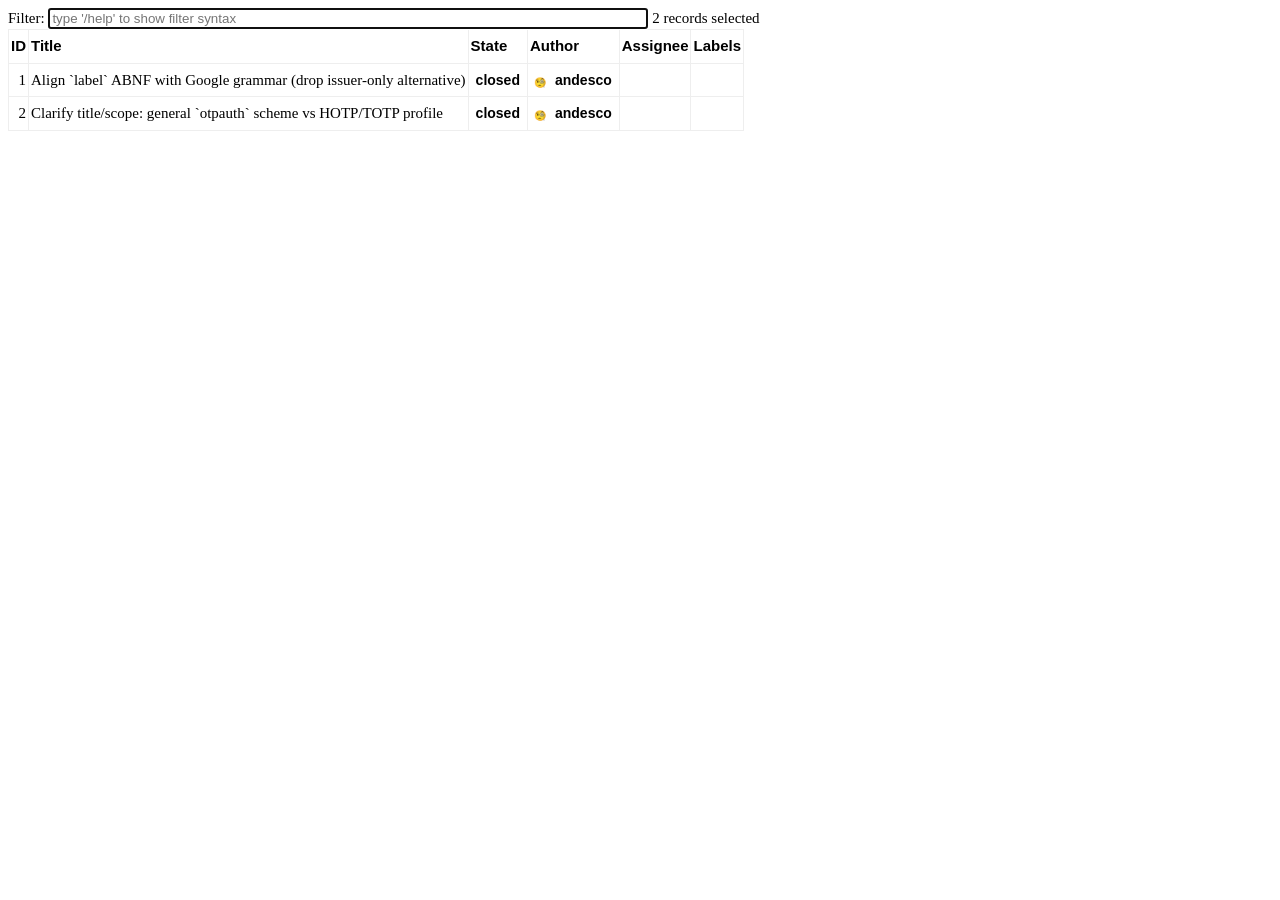
<file: issues.html>
<!DOCTYPE html>
<html>
  <head>
    <meta charset="utf-8">
    <title>Issue Viewer</title>
    <script src="issues.js"></script>
    <style>
@import url("https://martinthomson.github.io/i-d-template/fonts.css");
body { font: 15px/20px "Lora", serif; }
h2, h3, h4, h5, th, .item, .meta {
  font-family: "Cabin Condensed", sans-serif; font-weight: 600; line-height: 150%; }
tt { font: 14px/20px "Oxygen Mono", monospace; }
pre { font: 12.5px/16px "Oxygen Mono", monospace; }
tt, pre { background-color: #eee; border-radius: 2px; padding: 0 2px; }
table { border: 1px solid #ddd; border-collapse: collapse; }
td, th { border: 1px solid #eee; padding: 5px 2px;
         text-align: left; vertical-align: text-bottom; }
td .extra { display: none; max-width: 600px; overflow: auto; margin-top: 5px; }
.date, .id { text-align: right; }
.id a, .title a { text-decoration: none; color: #000; }
.assignees { max-width: 120px; }
.item { white-space: nowrap; }
.item span, .item a {
  margin: 0 2px; padding: 1px 3px; max-width: 100px;
  font-size: 14px; overflow: hidden; text-overflow: ellipsis; }
.item a { text-decoration: none; font-weight: 600; color: #000; }
.item a:hover { text-decoration: underline; }
.item a.short { max-width: 32px; }
.item .swatch, .item .avatar {
  display: inline-block; width: 16px; height: 16px; border-radius: 2px;
  vertical-align: text-bottom; padding: 0; margin: 0 2px; font-size: 10px; }
.warning { font-weight: 600; padding: 2px 10px; }
code { background-color: #eee; white-space: nowrap; }
#cmd { width: 600px; }
#help, #issue, #overlay { display: none; position: fixed; }
#help.active, #issue.active, #overlay.active { display: block; }
#overlay {
  z-index: 1; width: 100%; height: 100%; left: 0; top: 0;
  background-color: #333; opacity: 0.5; }
#issue, #help {
  z-index: 2; width: calc(100% - 150px); height: calc(100% - 80px);
  left: 50px; top: 20px; border: 1px solid #eee;
  background-color: #fff; padding: 20px 25px; border-radius: 5px;
  overflow-y: auto; overscroll-behavior: contain; }
h2 { margin: 20px 0 10px; } h3, h4, h5 { margin: 10px 0 5px; }
h2 .number { display: inline-block; min-width: 50px; text-align: right; }
h2 { font-size: 32px; } h3 { font-size: 20px; }
h4 { font-size: 18px; } h5 { font-size: 16px; }
.meta { margin: 2px 64px; font-size: 15px; color: #444; }
.meta > span { margin: 0 5px; }
.comments { margin: 5px; border: none; }
.comments td { border: none; }
.comments td.date { color: #555; font-size: 14px; }
.body { max-width: 550px; border: none; }
#issue > .body { margin: 20px 64px 20px 10px; }
p { margin: 0 2px 0.8em; }
blockquote { font-style: italic; margin: 0.5em 10px 1.3em;
  padding: 0 5px; border-left: 3px solid #eee; }
ul, ol { padding-left: 32px; }
    </style>
  </head>
  <body>
    <div>
      <label for="cmd">Filter:</label>
      <input id="cmd" name="cmd" type="search" autofocus
             placeholder="type '/help' to show filter syntax">
      <span id="status"><span id="count"></span> records</span>
    </div>
    <div id="display">
      <table>
        <thead>
          <tr>
            <th id="sort-id">ID</th>
            <th id="sort-title">Title</th>
            <th id="sort-state">State</th>
            <th id="sort-author">Author</th>
            <th>Assignee</th>
            <th>Labels</th>
          </tr>
        </thead>
        <tbody id="issuelist">
        </tbody>
      </table>
    </div>
    <div id="overlay"></div>
    <div id="help">
      <p>This page shows GitHub issues in a simple form.</p>
      <p>The filter box above accepts a set of filters, each separated by space.</p>
      <ul id="functions">
      </ul>
      <p>You can <tt>/sort</tt> on <tt>id</tt>, <tt>recent</tt>, or <tt>closed</tt>.</p>
      <p>Pressing <tt>enter</tt> saves the current search.
        Pressing <tt>esc</tt> leaves the text input area.</p>
      <h3>Outside the search box</h3>
      <p>Clicking an issue title displays details for the issue including comments.
        Pressing <tt>n</tt> or <tt>j</tt> moves to the next issue,
        and <tt>p</tt> or <tt>k</tt> move to the previous one.</p>
      <p>Pressing <tt>esc</tt> closes the issue view, <tt>'</tt> focuses search, and
        <tt>c</tt> clears the search.</p>
    </div>
    <div id="issue"></div>
  </body>
</html>
</file>
